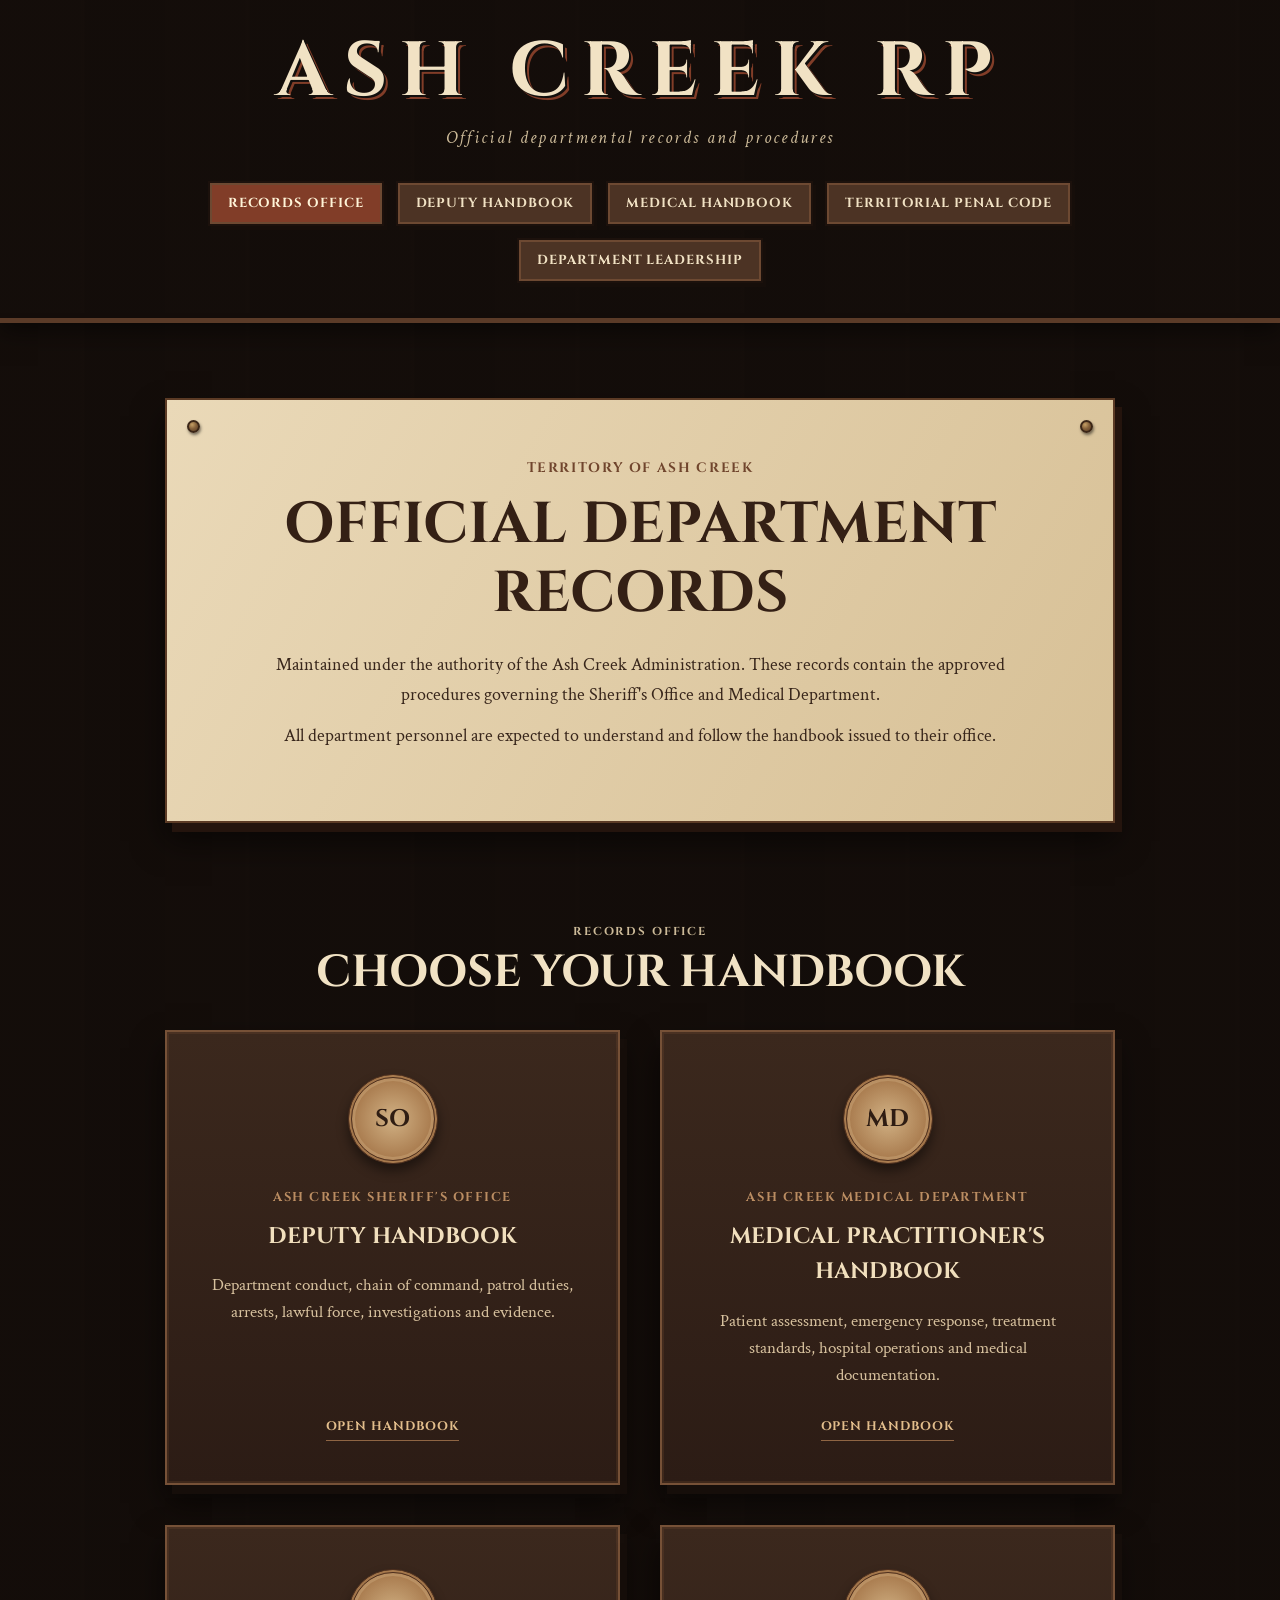
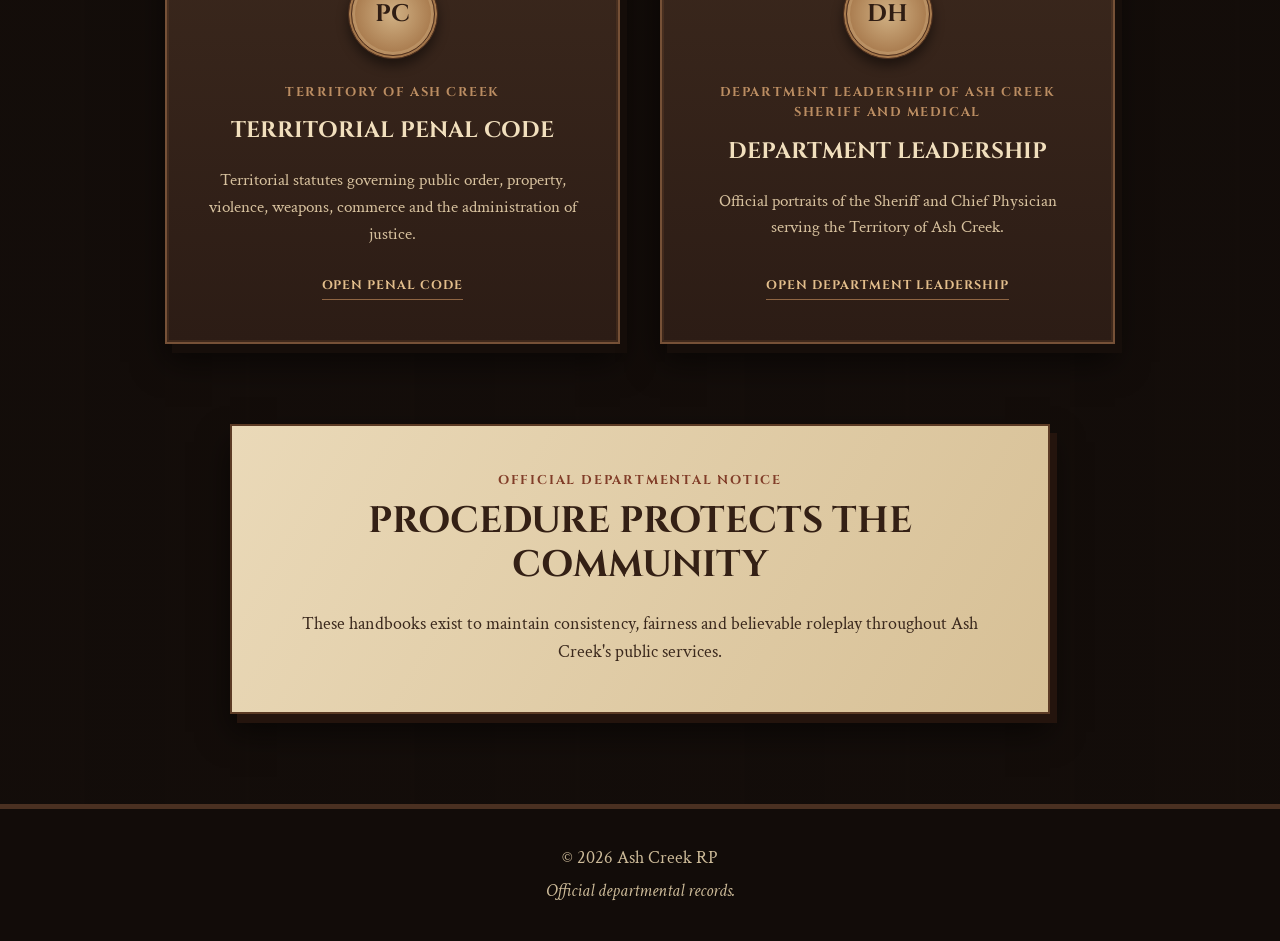
<file: index.html>
<!DOCTYPE html>
<html lang="en">
<head>
  <meta charset="UTF-8">
  <meta name="viewport" content="width=device-width, initial-scale=1.0">
  <meta name="description" content="Official departmental records for Ash Creek RP.">
  <title>Official Department Records | Ash Creek RP</title>
  <link rel="preconnect" href="https://fonts.googleapis.com">
  <link rel="preconnect" href="https://fonts.gstatic.com" crossorigin>
  <link href="https://fonts.googleapis.com/css2?family=Cinzel:wght@500;600;700&family=Crimson+Text:ital,wght@0,400;0,600;1,400&display=swap" rel="stylesheet">
  <link rel="stylesheet" href="style.css">
</head>
<body>
<header class="site-header">
  <div class="logo">
    <h1>Ash Creek RP</h1>
    <p>Official departmental records and procedures</p>
  </div>
  <nav aria-label="Main navigation">
    <a href="index.html" class="active">Records Office</a>
    <a href="law.html">Deputy Handbook</a>
    <a href="doctors.html">Medical Handbook</a>
    <a href="penalcode.html">Territorial Penal Code</a>
    <a href="leadership.html">Department Leadership</a>
  </nav>
</header>

<main class="archive-page">
  <section class="archive-intro">
    <div class="parchment-panel pinned-panel">
      <span class="paper-pin paper-pin-left" aria-hidden="true"></span>
      <span class="paper-pin paper-pin-right" aria-hidden="true"></span>
      <p class="eyebrow">Territory of Ash Creek</p>
      <h2>Official Department Records</h2>
      <p>Maintained under the authority of the Ash Creek Administration. These records contain the approved procedures governing the Sheriff's Office and Medical Department.</p>
      <p>All department personnel are expected to understand and follow the handbook issued to their office.</p>
    </div>
  </section>

  <section class="department-directory">
    <div class="section-heading">
      <p>Records Office</p>
      <h2>Choose Your Handbook</h2>
    </div>

    <div class="department-grid">
      <article class="department-board">
        <div class="department-seal" aria-hidden="true">SO</div>
        <p class="department-label">Ash Creek Sheriff's Office</p>
        <h3>Deputy Handbook</h3>
        <p>Department conduct, chain of command, patrol duties, arrests, lawful force, investigations and evidence.</p>
        <a href="law.html" class="text-link">Open Handbook</a>
      </article>

      <article class="department-board">
        <div class="department-seal" aria-hidden="true">MD</div>
        <p class="department-label">Ash Creek Medical Department</p>
        <h3>Medical Practitioner's Handbook</h3>
        <p>Patient assessment, emergency response, treatment standards, hospital operations and medical documentation.</p>
        <a href="doctors.html" class="text-link">Open Handbook</a>
      </article>
    
      <article class="department-board">
        <div class="department-seal" aria-hidden="true">PC</div>
        <p class="department-label">
        Territory of Ash Creek
        </p>
        <h3>Territorial Penal Code</h3>
        <p>Territorial statutes governing public order, property, violence,
        weapons, commerce and the administration of justice.</p>
        <a href="penalcode.html" class="text-link">Open Penal Code</a>
      </article>
      
      <article class="department-board">
        <div class="department-seal" aria-hidden="true">DH</div>
        <p class="department-label">
        Department Leadership of Ash Creek Sheriff and Medical
        </p>
        <h3>Department Leadership</h3>
        <p>Official portraits of the Sheriff and Chief Physician serving the Territory
          of Ash Creek.</p>
        <a href="penalcode.html" class="text-link">Open Department Leadership</a>
      </article>
    
    </div>
  </section>

  <section class="official-notice">
    <div class="notice-paper">
      <p class="notice-label">Official Departmental Notice</p>
      <h2>Procedure Protects the Community</h2>
      <p>These handbooks exist to maintain consistency, fairness and believable roleplay throughout Ash Creek's public services.</p>
    </div>
  </section>
</main>

<footer>
  <p>&copy; 2026 Ash Creek RP</p>
  <p>Official departmental records.</p>
</footer>
</body>
</html>
</file>
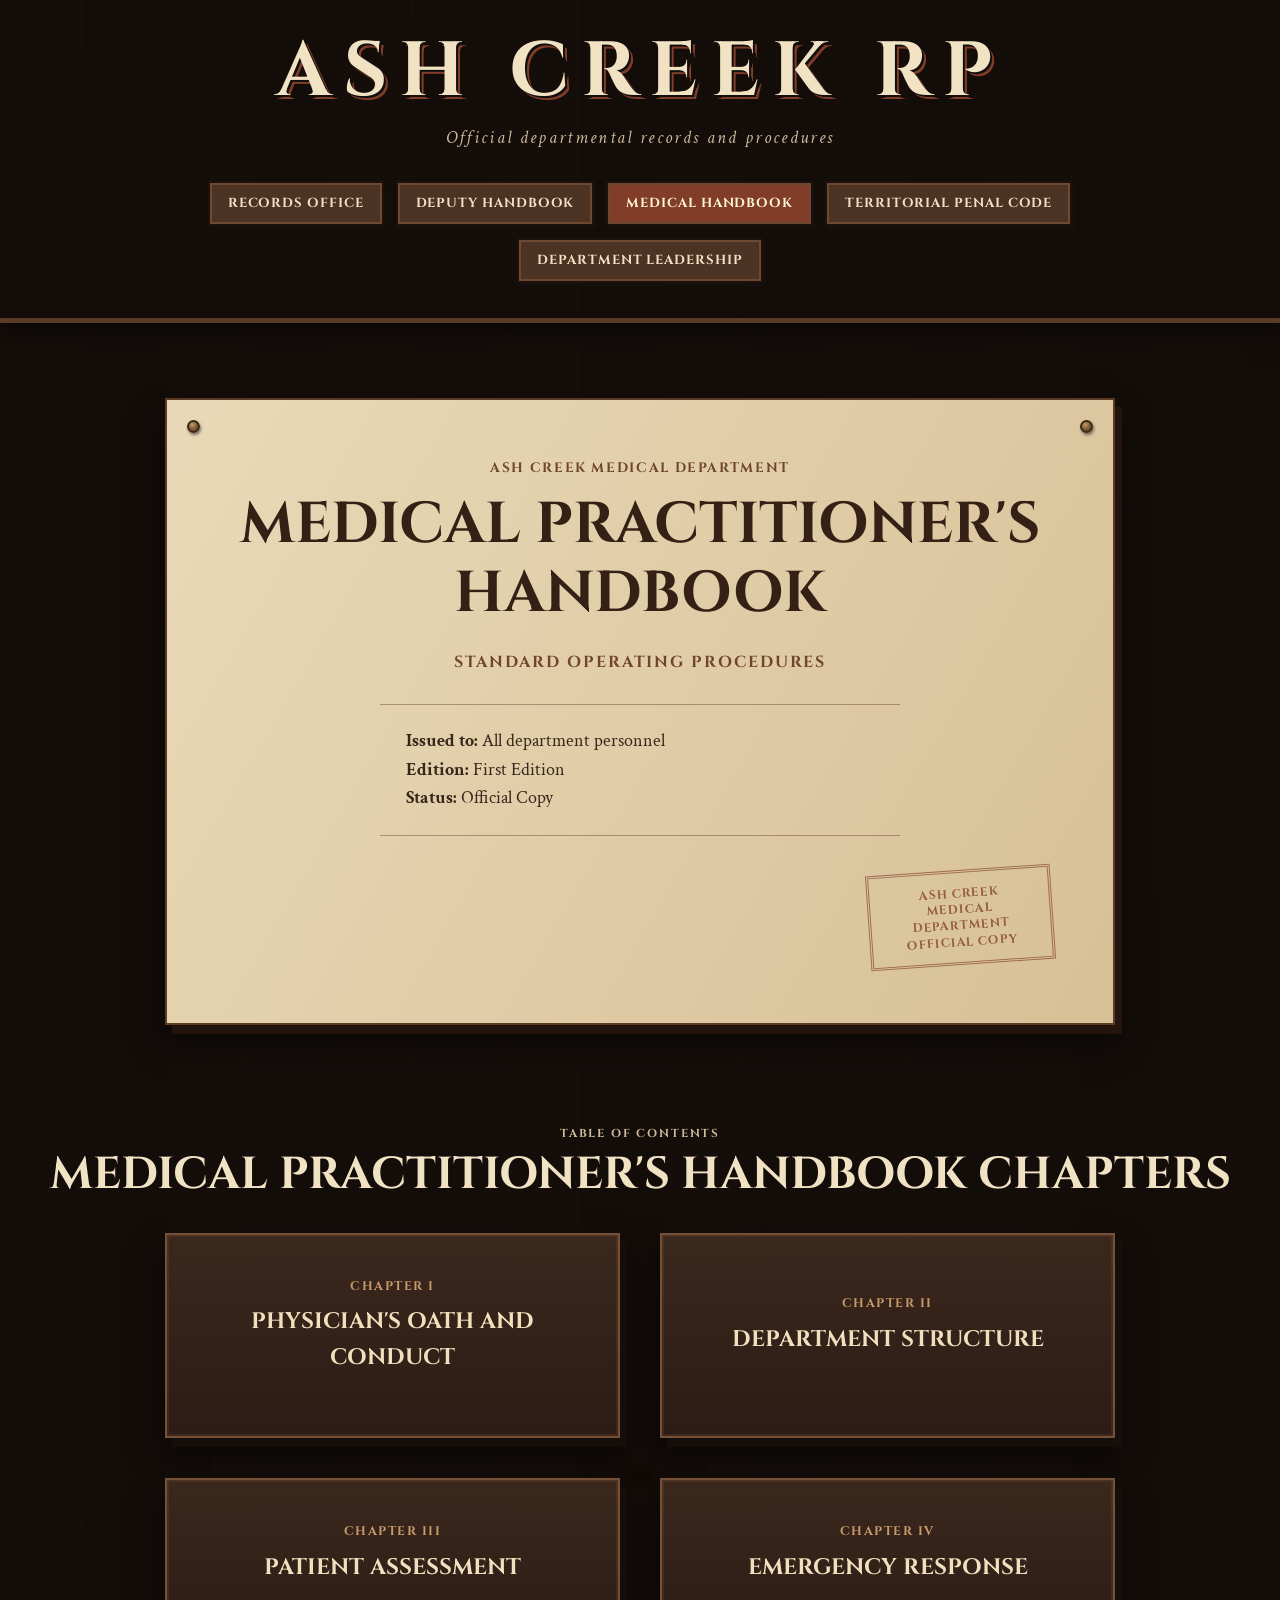
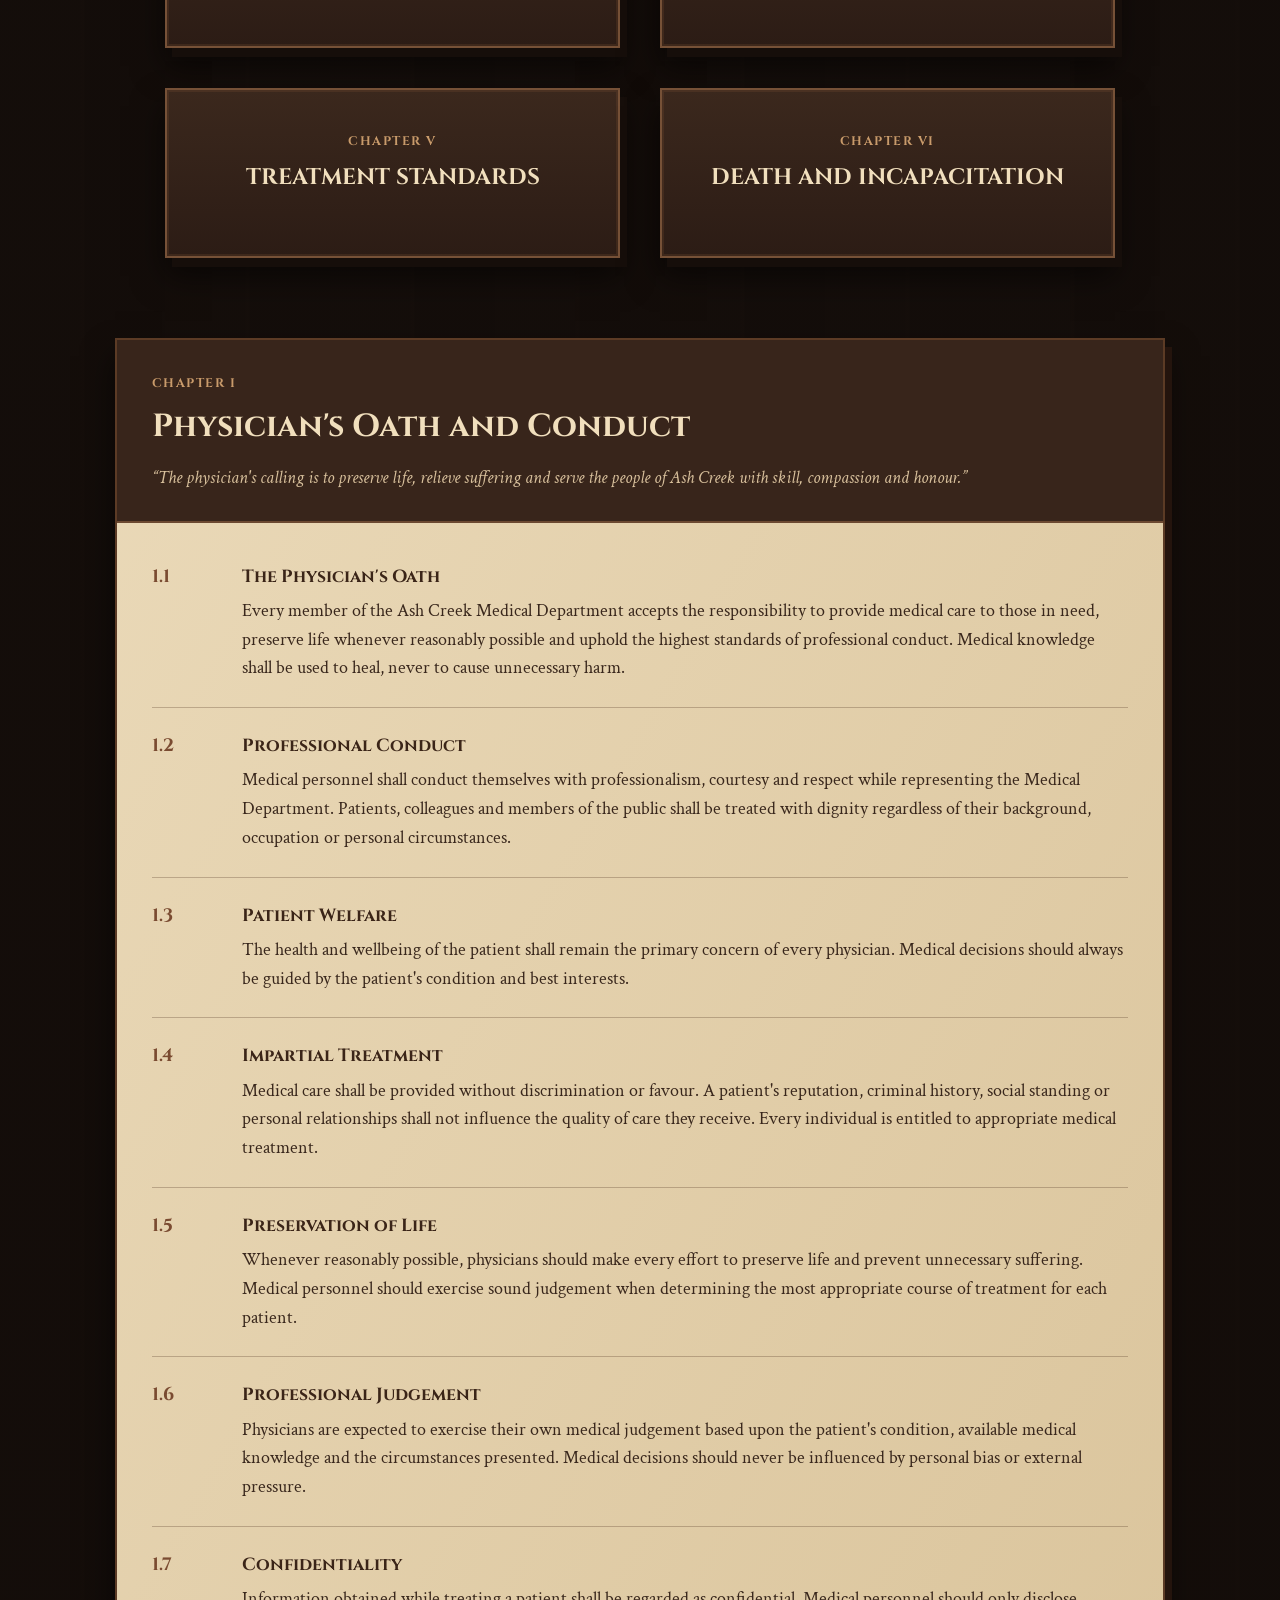
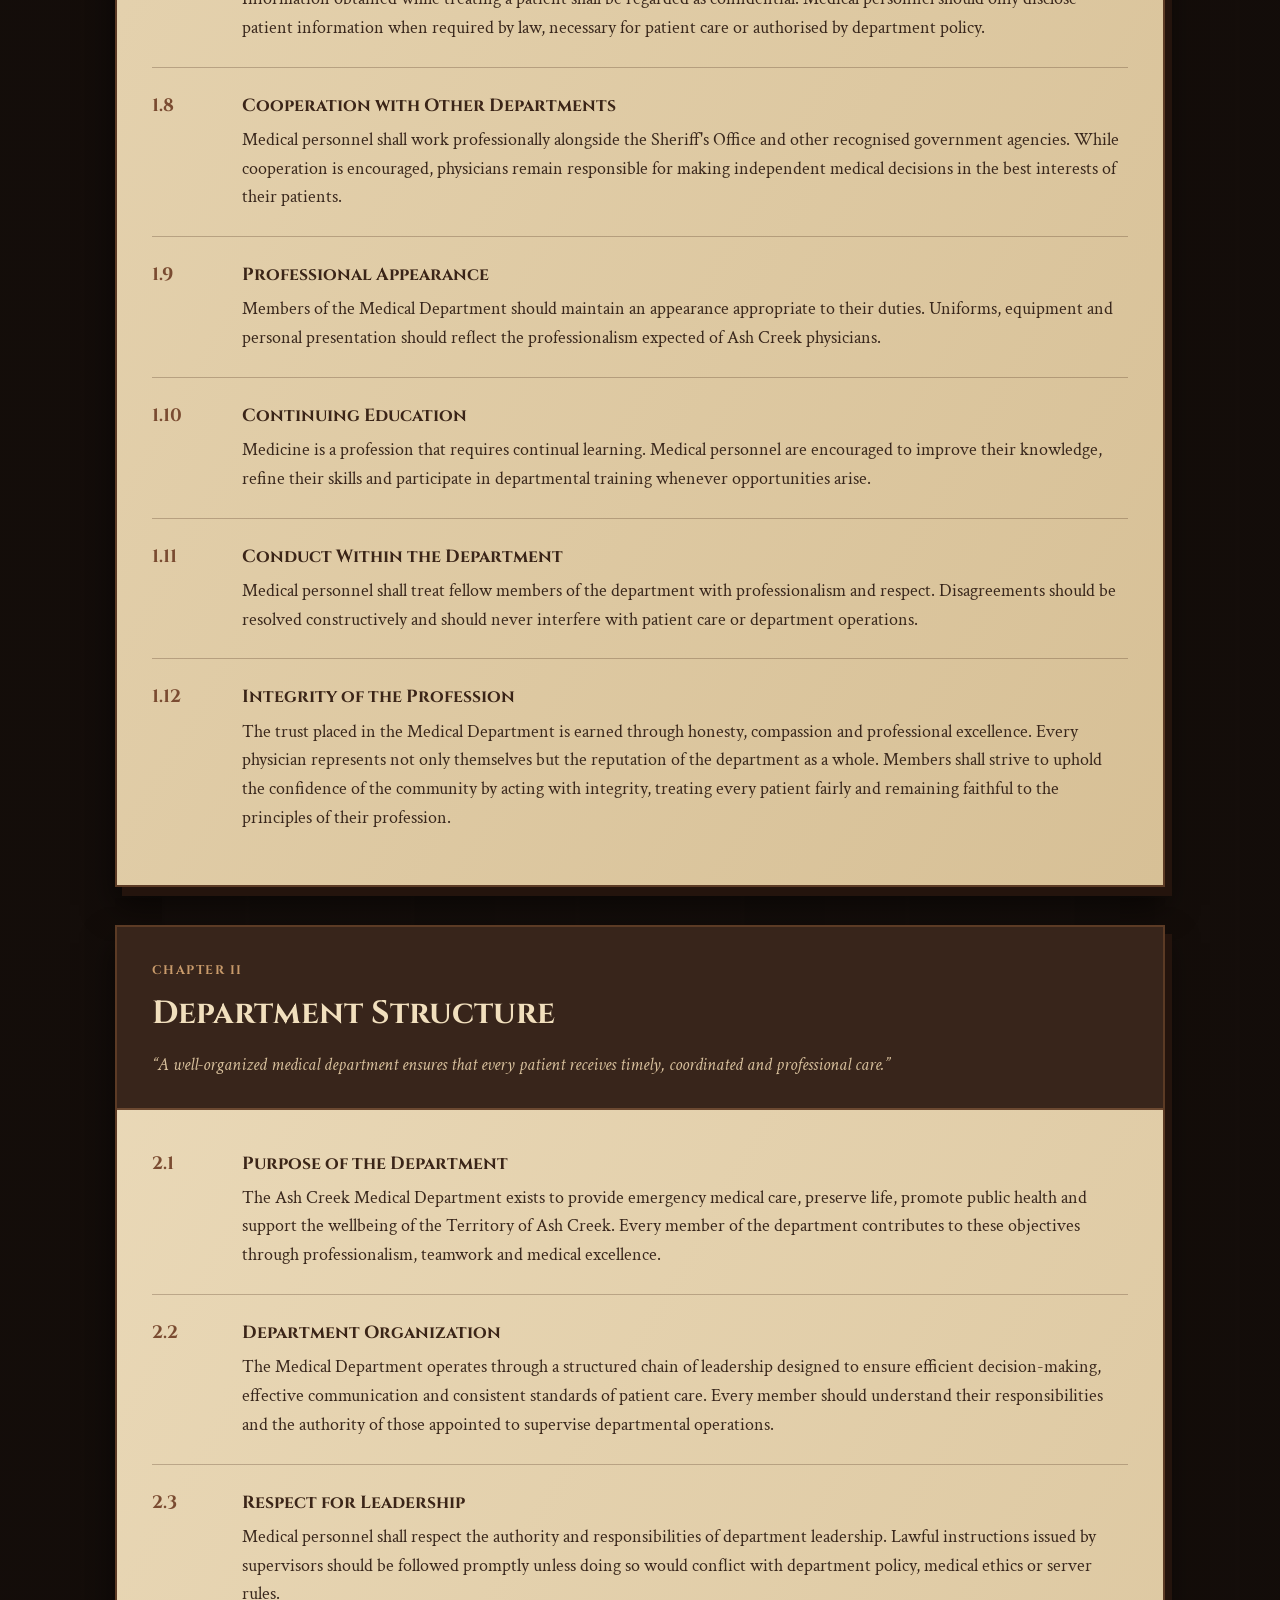
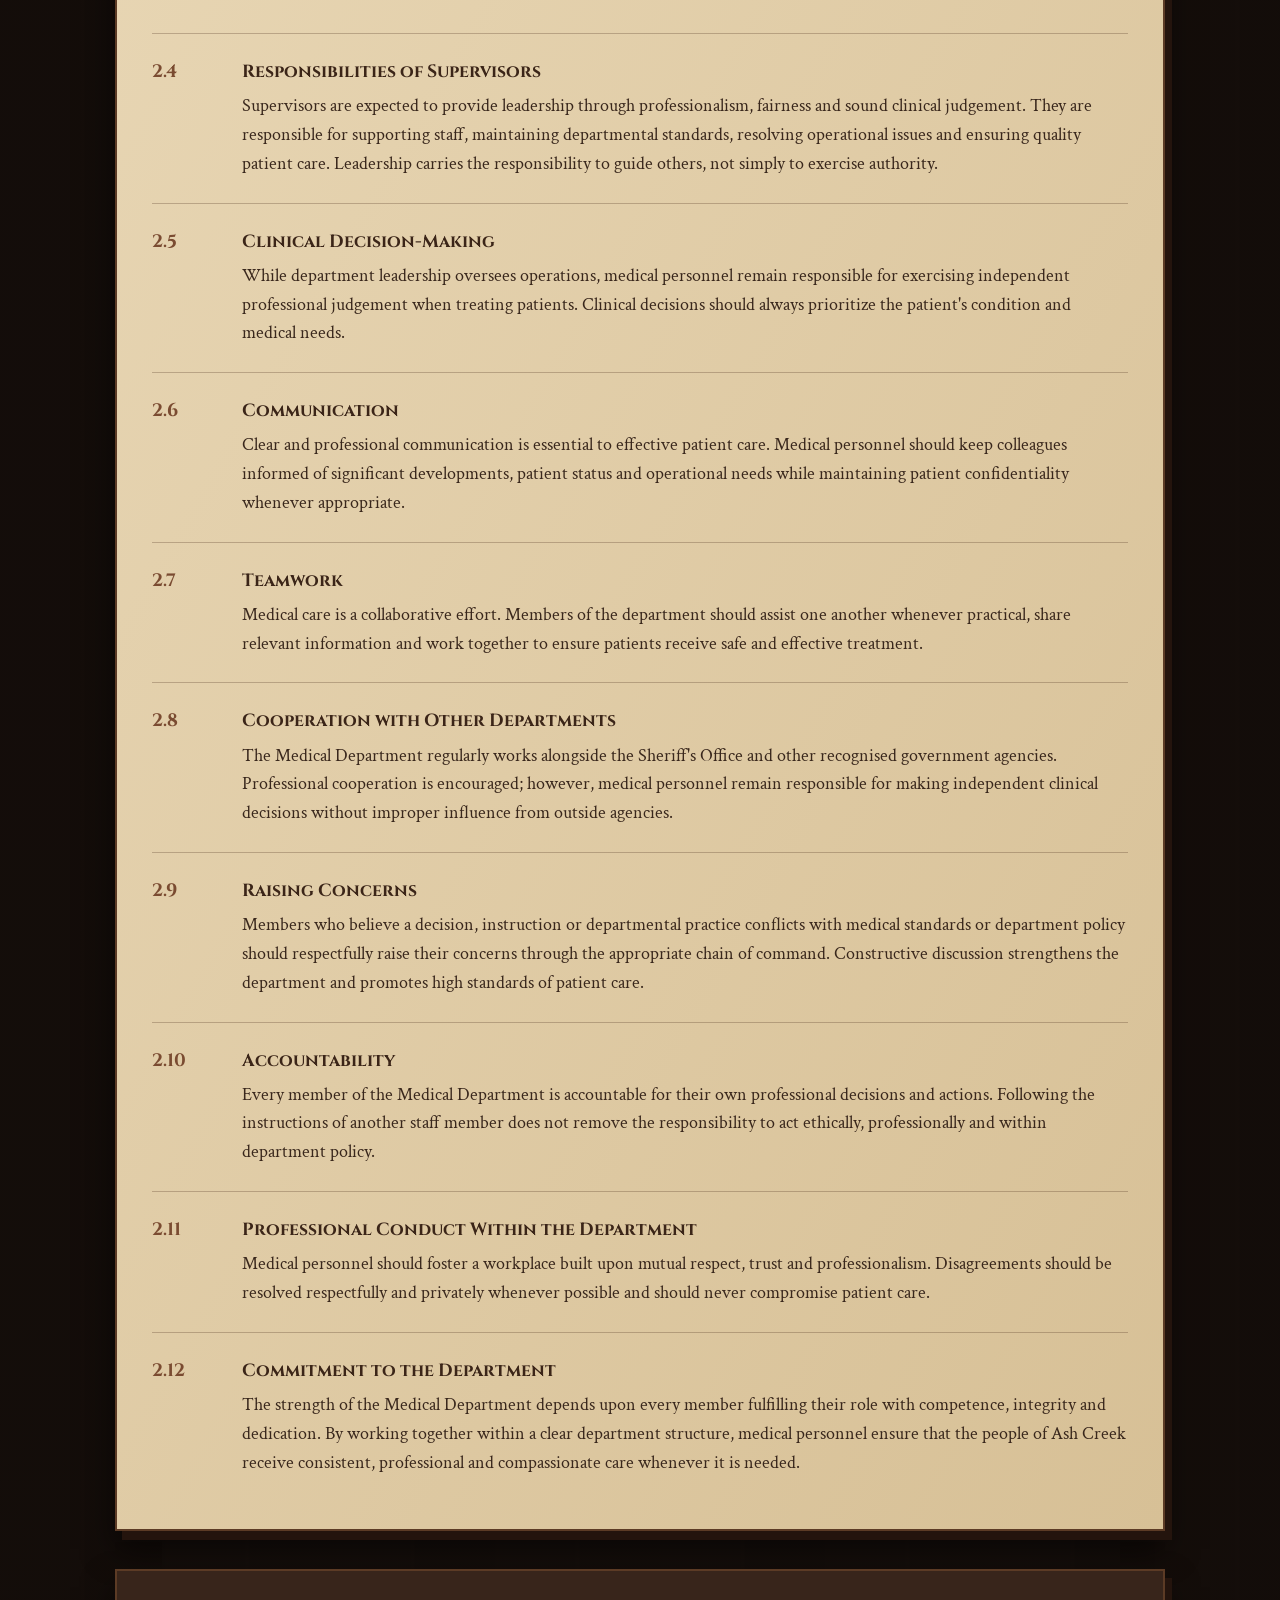
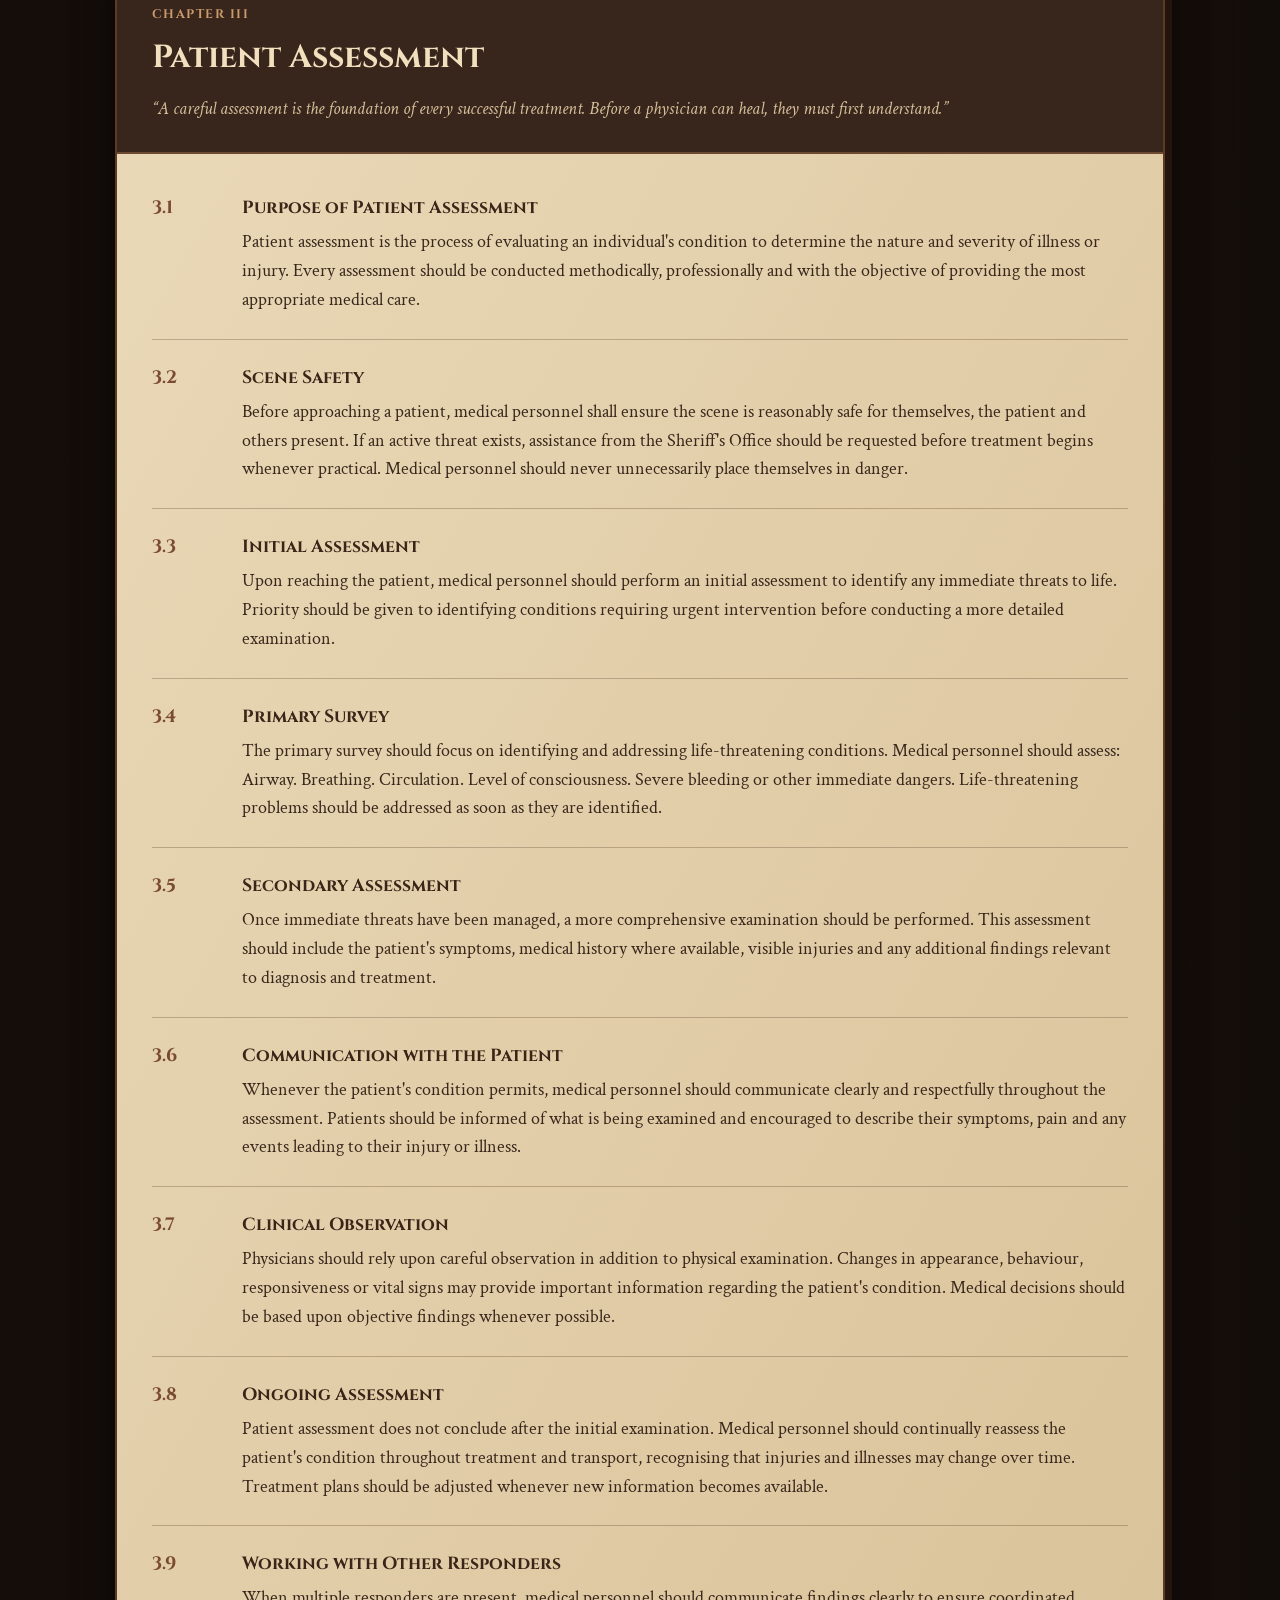
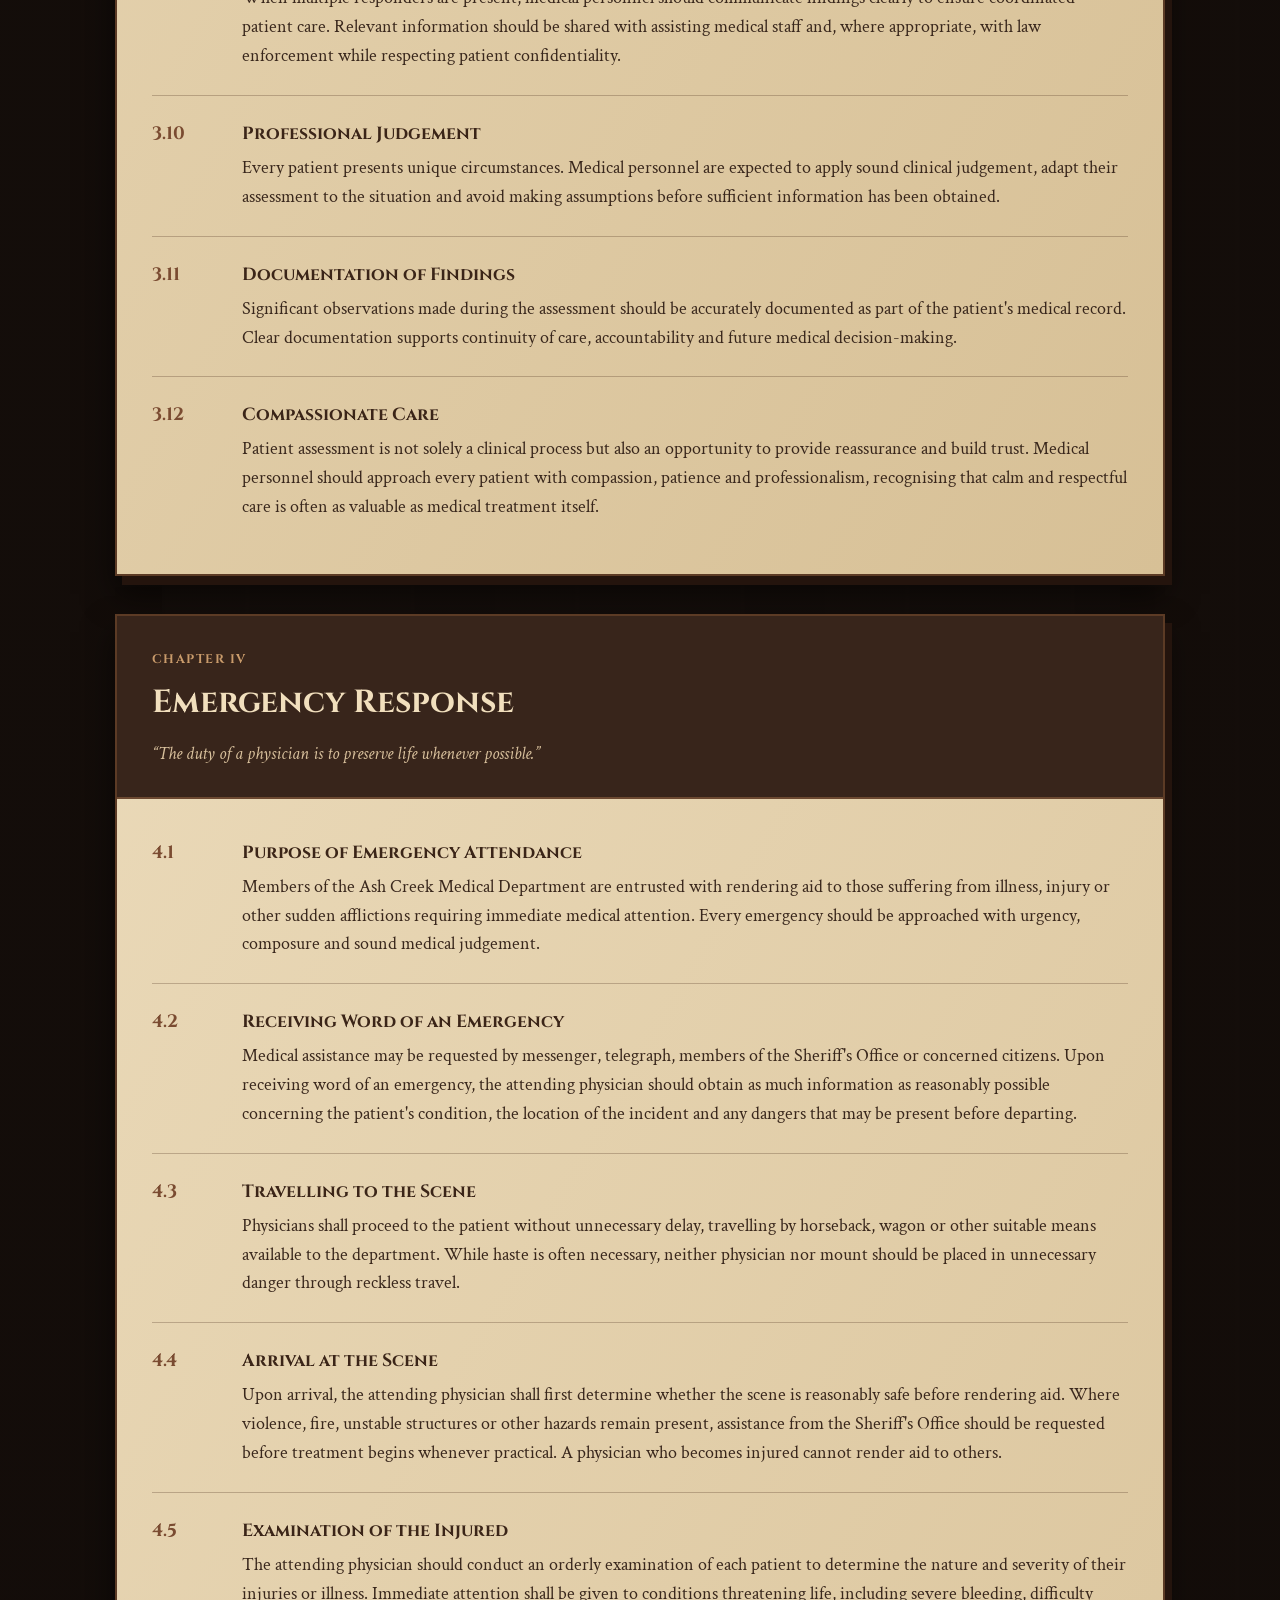
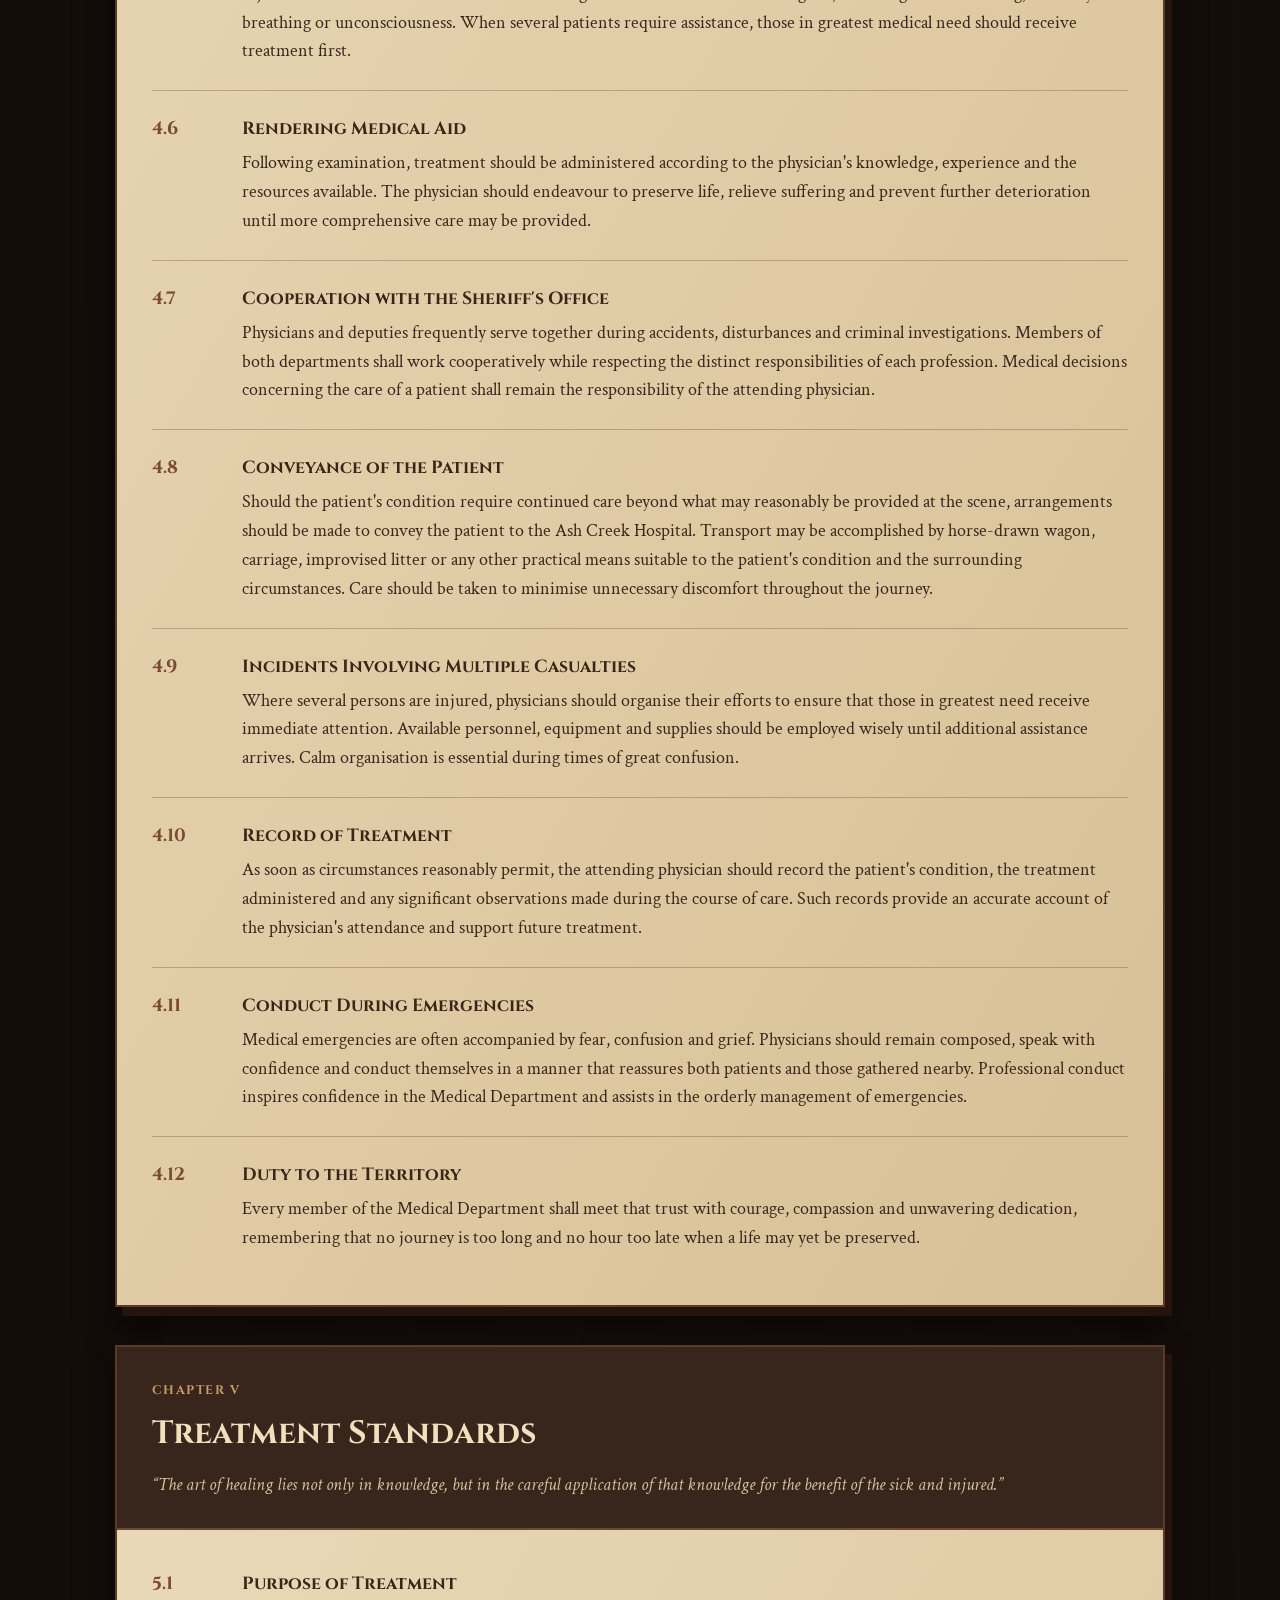
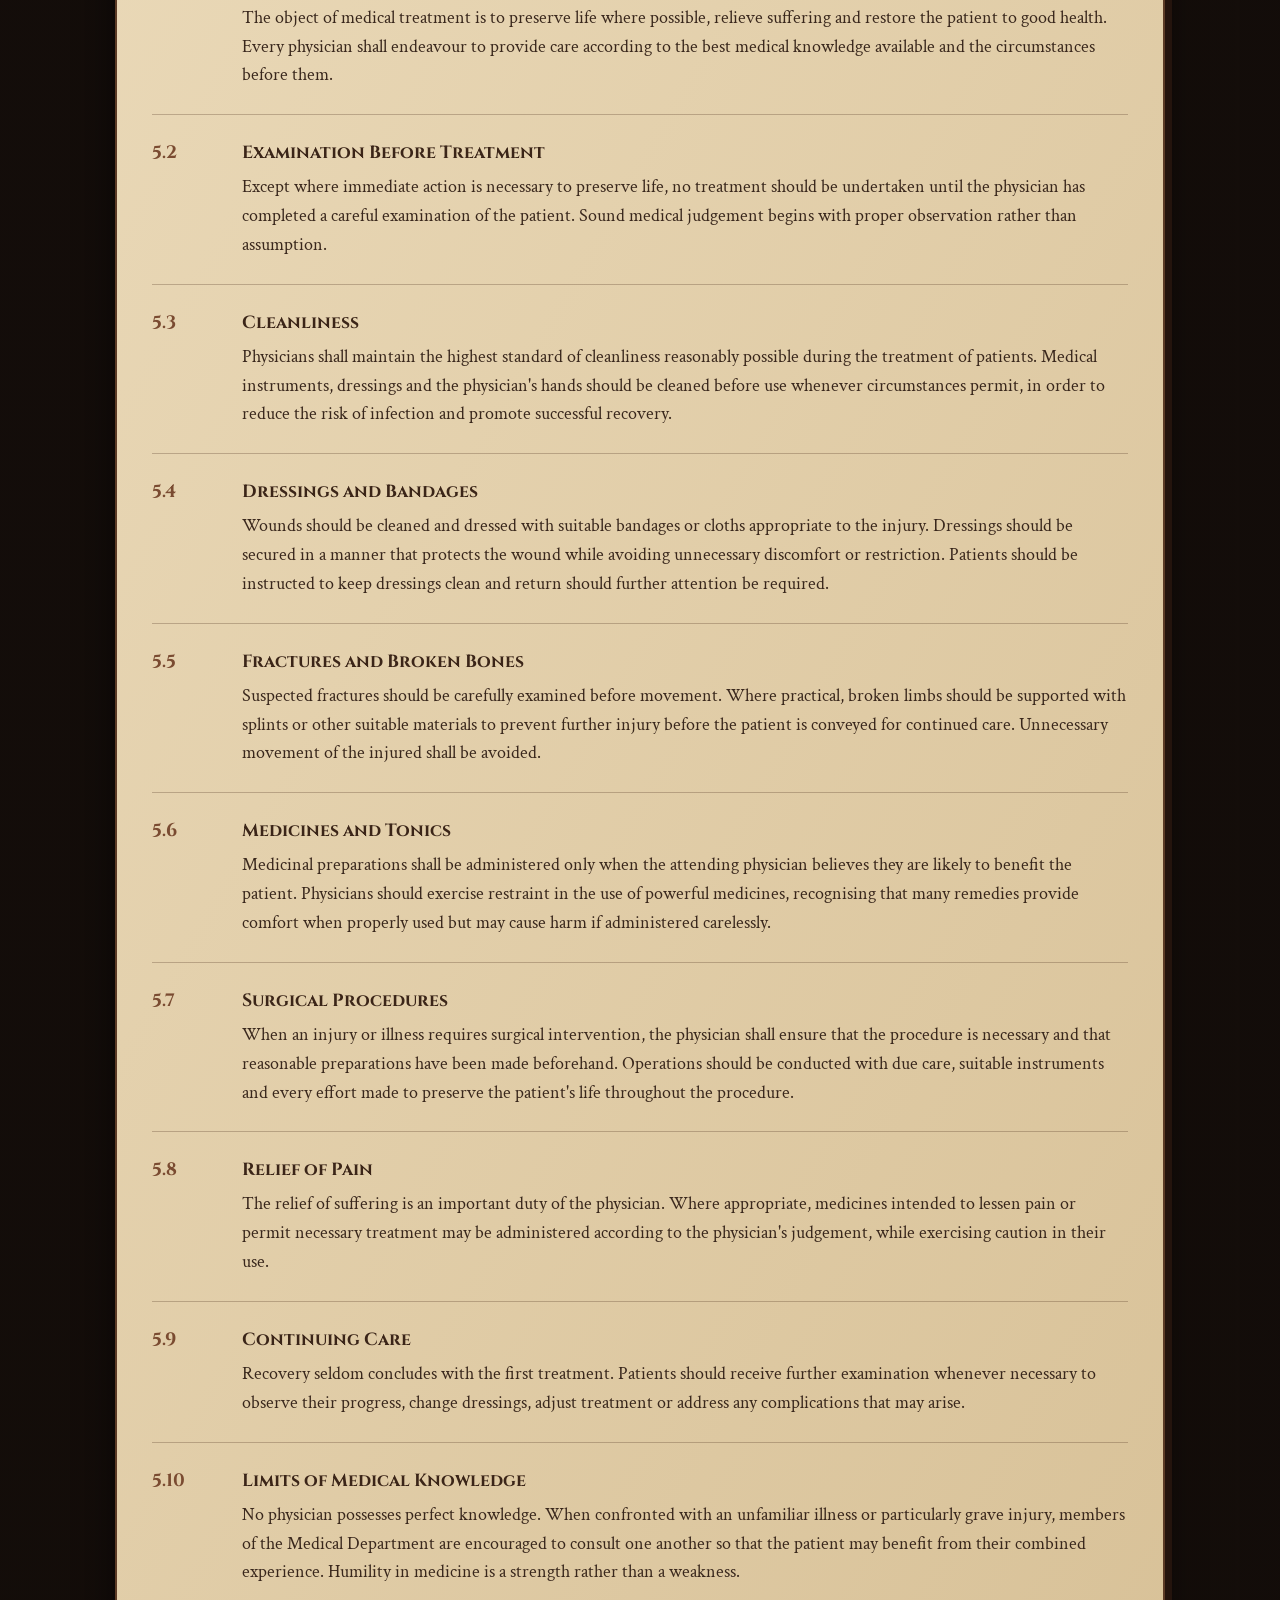
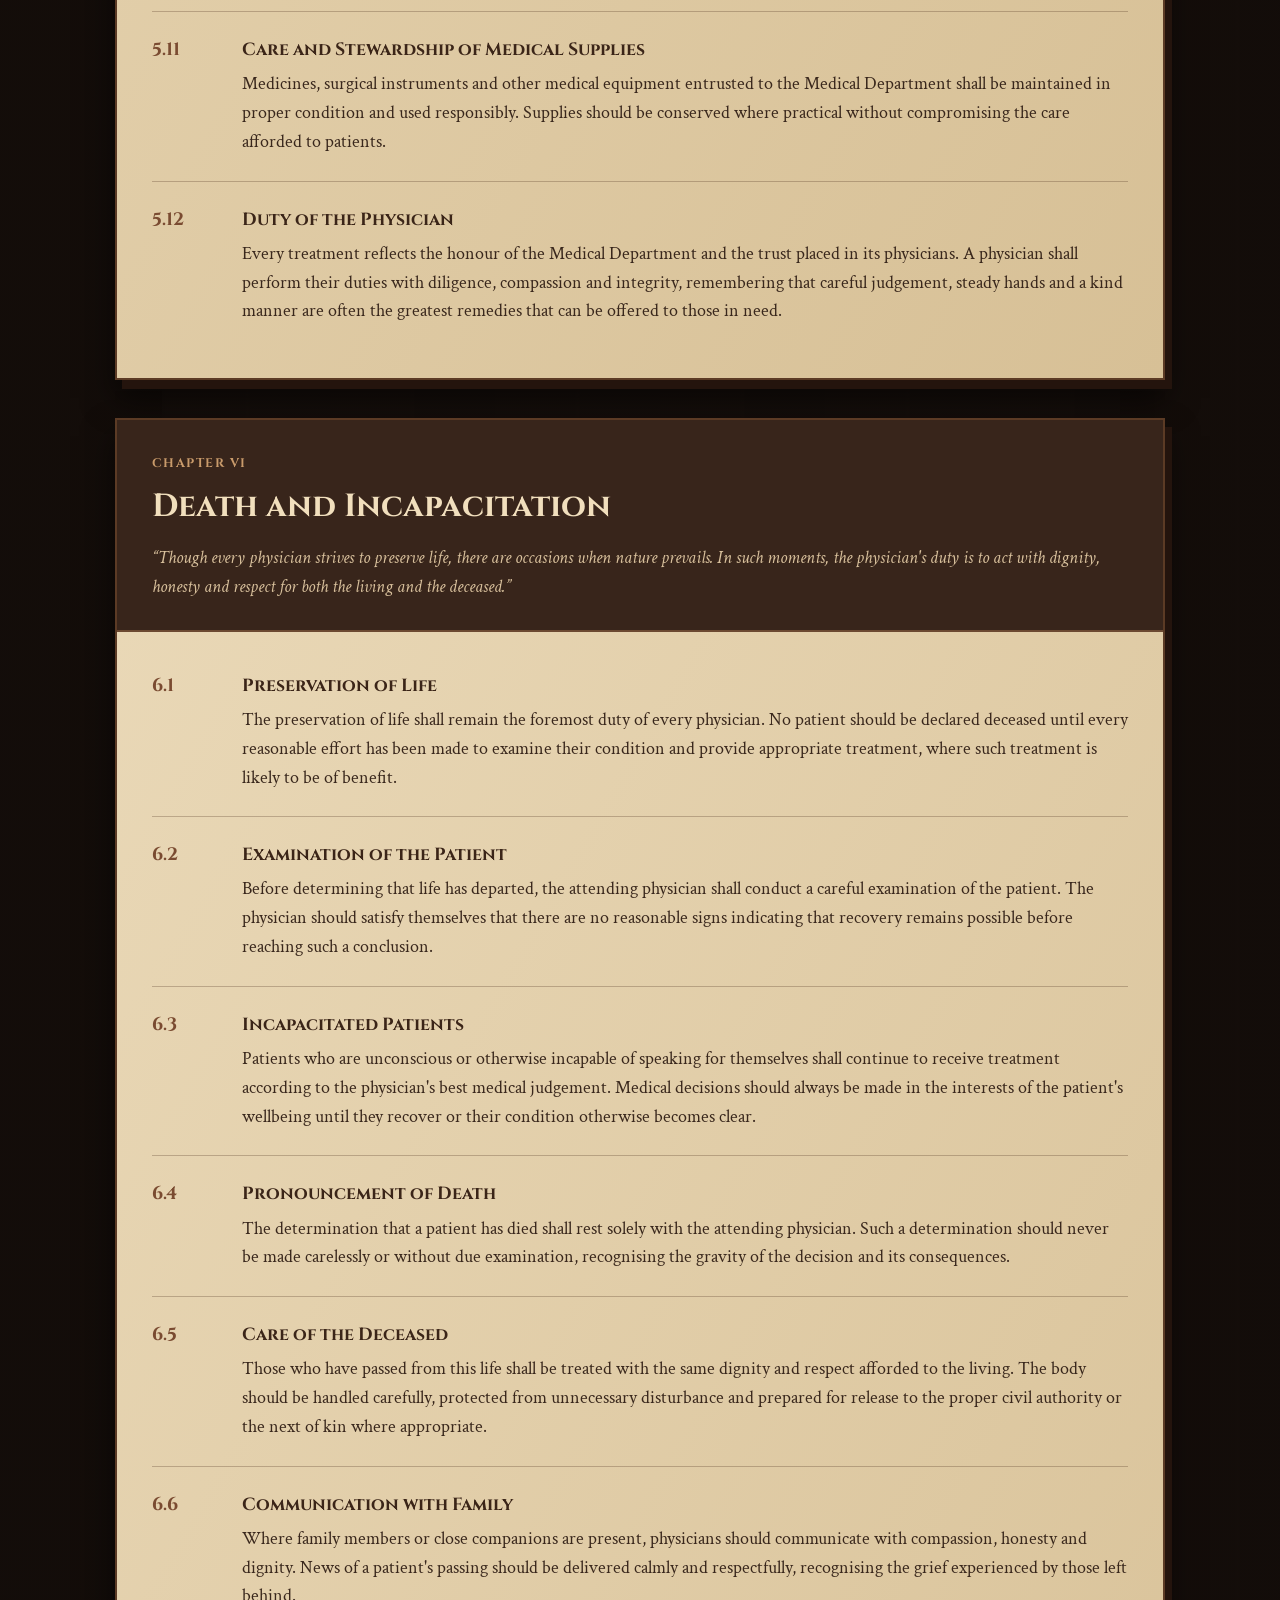
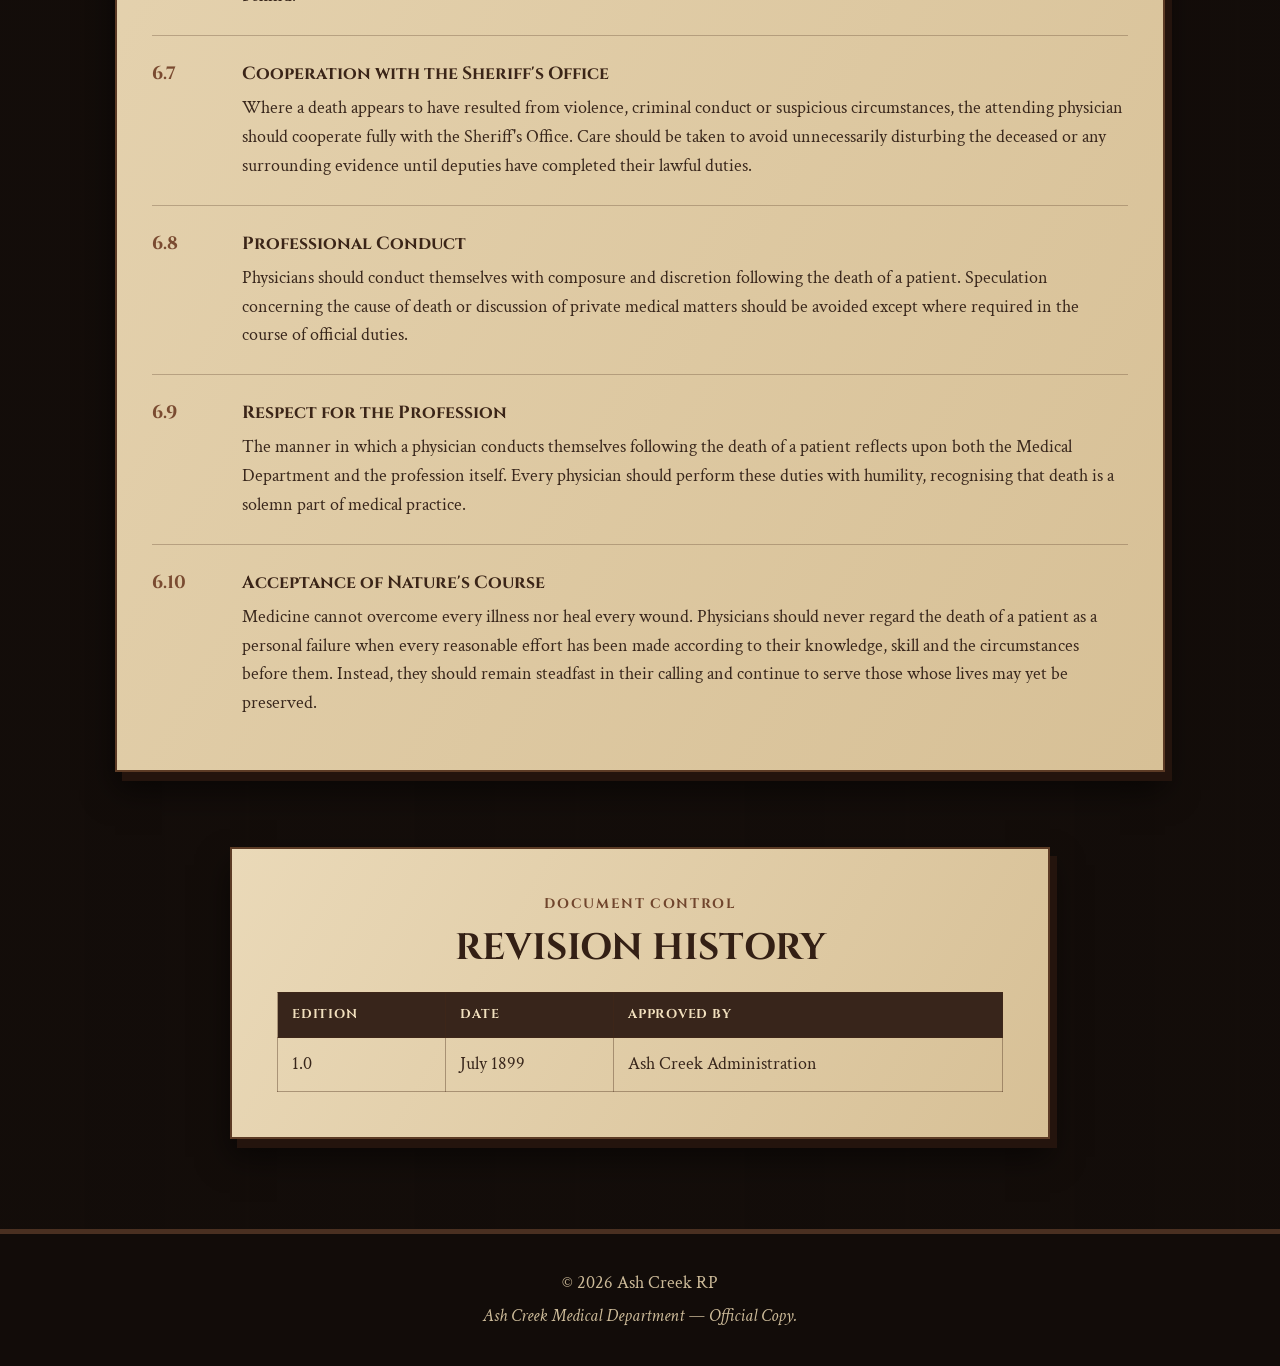
<file: doctors.html>
<!DOCTYPE html>
<html lang="en">
<head>
  <meta charset="UTF-8">
  <meta name="viewport" content="width=device-width, initial-scale=1.0">
  <meta name="description" content="Official Medical Practitioner's Handbook for Ash Creek RP.">
  <title>Medical Practitioner's Handbook | Ash Creek RP</title>
  <link rel="preconnect" href="https://fonts.googleapis.com">
  <link rel="preconnect" href="https://fonts.gstatic.com" crossorigin>
  <link href="https://fonts.googleapis.com/css2?family=Cinzel:wght@500;600;700&family=Crimson+Text:ital,wght@0,400;0,600;1,400&display=swap" rel="stylesheet">
  <link rel="stylesheet" href="style.css">
</head>
<body>
<header class="site-header">
  <div class="logo"><h1>Ash Creek RP</h1><p>Official departmental records and procedures</p></div>
  <nav aria-label="Main navigation">
    <a href="index.html">Records Office</a>
    <a href="law.html">Deputy Handbook</a>
    <a href="doctors.html" class="active">Medical Handbook</a>
    <a href="penalcode.html">Territorial Penal Code</a>
    <a href="leadership.html">Department Leadership</a>
  </nav>
</header>

<main class="handbook-page">
  <section class="handbook-intro">
    <div class="parchment-panel handbook-cover pinned-panel">
      <span class="paper-pin paper-pin-left" aria-hidden="true"></span>
      <span class="paper-pin paper-pin-right" aria-hidden="true"></span>
      <p class="eyebrow">Ash Creek Medical Department</p>
      <h2>Medical Practitioner's Handbook</h2>
      <p class="handbook-subtitle">Standard Operating Procedures</p>
      <div class="document-details">
        <p><strong>Issued to:</strong> All department personnel</p>
        <p><strong>Edition:</strong> First Edition</p>
        <p><strong>Status:</strong> Official Copy</p>
      </div>
      <div class="official-stamp">Ash Creek<br>Medical Department<br>Official Copy</div>
    </div>
  </section>

  <section class="chapter-directory">
    <div class="section-heading"><p>Table of Contents</p><h2>Medical Practitioner's Handbook Chapters</h2></div>
    <div class="chapter-grid">
      <a href="#chapter-1" class="chapter-board"><span>Chapter I</span><h3>Physician's Oath and Conduct</h3></a>
      <a href="#chapter-2" class="chapter-board"><span>Chapter II</span><h3>Department Structure</h3></a>
      <a href="#chapter-3" class="chapter-board"><span>Chapter III</span><h3>Patient Assessment</h3></a>
      <a href="#chapter-4" class="chapter-board"><span>Chapter IV</span><h3>Emergency Response</h3></a>
      <a href="#chapter-5" class="chapter-board"><span>Chapter V</span><h3>Treatment Standards</h3></a>
      <a href="#chapter-6" class="chapter-board"><span>Chapter VI</span><h3>Death and Incapacitation</h3></a>
    </div>
  </section>

  <section class="handbook-content">
    <article class="handbook-chapter" id="chapter-1">
      <header class="chapter-heading"><span>Chapter I</span><h2>Physician's Oath and Conduct</h2><blockquote>“The physician's calling is to preserve life, relieve suffering and serve the people of Ash Creek with skill, compassion and honour.”</blockquote></header>
      <div class="procedure-list">
        <div class="procedure-entry">
          <span class="procedure-number">1.1</span>
          <div><h3>The Physician's Oath</h3><p>Every member of the Ash Creek Medical Department accepts the responsibility to provide medical care to those in need, preserve life whenever reasonably possible and uphold the highest standards of professional conduct.

                    Medical knowledge shall be used to heal, never to cause unnecessary harm.</p></div>
        </div>
        <div class="procedure-entry">
          <span class="procedure-number">1.2</span>
          <div><h3>Professional Conduct</h3><p>Medical personnel shall conduct themselves with professionalism, courtesy and respect while representing the Medical Department.

                    Patients, colleagues and members of the public shall be treated with dignity regardless of their background, occupation or personal circumstances.</p></div>
        </div>
        <div class="procedure-entry">
          <span class="procedure-number">1.3</span>
          <div><h3>Patient Welfare</h3><p>The health and wellbeing of the patient shall remain the primary concern of every physician.

                    Medical decisions should always be guided by the patient's condition and best interests.</p></div>
        </div>
        <div class="procedure-entry">
          <span class="procedure-number">1.4</span>
          <div><h3>Impartial Treatment</h3><p>Medical care shall be provided without discrimination or favour.

                    A patient's reputation, criminal history, social standing or personal relationships shall not influence the quality of care they receive.

                    Every individual is entitled to appropriate medical treatment.</p></div>
        </div>
        <div class="procedure-entry">
          <span class="procedure-number">1.5</span>
          <div><h3>Preservation of Life</h3><p>Whenever reasonably possible, physicians should make every effort to preserve life and prevent unnecessary suffering.

                    Medical personnel should exercise sound judgement when determining the most appropriate course of treatment for each patient.</p></div>
        </div>
        <div class="procedure-entry">
          <span class="procedure-number">1.6</span>
          <div><h3>Professional Judgement</h3><p>Physicians are expected to exercise their own medical judgement based upon the patient's condition, available medical knowledge and the circumstances presented.

                    Medical decisions should never be influenced by personal bias or external pressure.</p></div>
        </div>
        <div class="procedure-entry">
          <span class="procedure-number">1.7</span>
          <div><h3>Confidentiality</h3><p>Information obtained while treating a patient shall be regarded as confidential.

                    Medical personnel should only disclose patient information when required by law, necessary for patient care or authorised by department policy.</p></div>
        </div>
        <div class="procedure-entry">
          <span class="procedure-number">1.8</span>
          <div><h3>Cooperation with Other Departments</h3><p>Medical personnel shall work professionally alongside the Sheriff's Office and other recognised government agencies.

                    While cooperation is encouraged, physicians remain responsible for making independent medical decisions in the best interests of their patients.</p></div>
        </div>
        <div class="procedure-entry">
          <span class="procedure-number">1.9</span>
          <div><h3>Professional Appearance</h3><p>Members of the Medical Department should maintain an appearance appropriate to their duties.

                    Uniforms, equipment and personal presentation should reflect the professionalism expected of Ash Creek physicians.</p></div>
        </div>
        <div class="procedure-entry">
          <span class="procedure-number">1.10</span>
          <div><h3>Continuing Education</h3><p>Medicine is a profession that requires continual learning.

                    Medical personnel are encouraged to improve their knowledge, refine their skills and participate in departmental training whenever opportunities arise.</p></div>
        </div>
        <div class="procedure-entry">
          <span class="procedure-number">1.11</span>
          <div><h3>Conduct Within the Department</h3><p>Medical personnel shall treat fellow members of the department with professionalism and respect.

                    Disagreements should be resolved constructively and should never interfere with patient care or department operations.</p></div>
        </div>
        <div class="procedure-entry">
          <span class="procedure-number">1.12</span>
          <div><h3>Integrity of the Profession</h3><p>The trust placed in the Medical Department is earned through honesty, compassion and professional excellence.

                    Every physician represents not only themselves but the reputation of the department as a whole. Members shall strive to uphold the confidence of the community by acting with integrity, treating every patient fairly and remaining faithful to the principles of their profession.</p></div>
        </div>
      </div>
    </article>
    <article class="handbook-chapter" id="chapter-2">
      <header class="chapter-heading"><span>Chapter II</span><h2>Department Structure</h2><blockquote>“A well-organized medical department ensures that every patient receives timely, coordinated and professional care.”</blockquote></header>
      <div class="procedure-list">
        <div class="procedure-entry">
          <span class="procedure-number">2.1</span>
          <div><h3>Purpose of the Department</h3><p>The Ash Creek Medical Department exists to provide emergency medical care, preserve life, promote public health and support the wellbeing of the Territory of Ash Creek.

                    Every member of the department contributes to these objectives through professionalism, teamwork and medical excellence.</p></div>
        </div>
        <div class="procedure-entry">
          <span class="procedure-number">2.2</span>
          <div><h3>Department Organization</h3><p>The Medical Department operates through a structured chain of leadership designed to ensure efficient decision-making, effective communication and consistent standards of patient care.

                    Every member should understand their responsibilities and the authority of those appointed to supervise departmental operations.</p></div>
        </div>
        <div class="procedure-entry">
          <span class="procedure-number">2.3</span>
          <div><h3>Respect for Leadership</h3><p>Medical personnel shall respect the authority and responsibilities of department leadership.

                    Lawful instructions issued by supervisors should be followed promptly unless doing so would conflict with department policy, medical ethics or server rules.</p></div>
        </div>
        <div class="procedure-entry">
          <span class="procedure-number">2.4</span>
          <div><h3>Responsibilities of Supervisors</h3><p>Supervisors are expected to provide leadership through professionalism, fairness and sound clinical judgement.

                    They are responsible for supporting staff, maintaining departmental standards, resolving operational issues and ensuring quality patient care.

                    Leadership carries the responsibility to guide others, not simply to exercise authority.</p></div>
        </div>
        <div class="procedure-entry">
          <span class="procedure-number">2.5</span>
          <div><h3>Clinical Decision-Making</h3><p>While department leadership oversees operations, medical personnel remain responsible for exercising independent professional judgement when treating patients.

                    Clinical decisions should always prioritize the patient's condition and medical needs.</p></div>
        </div>
        <div class="procedure-entry">
          <span class="procedure-number">2.6</span>
          <div><h3>Communication</h3><p>Clear and professional communication is essential to effective patient care.

                    Medical personnel should keep colleagues informed of significant developments, patient status and operational needs while maintaining patient confidentiality whenever appropriate.</p></div>
        </div>
        <div class="procedure-entry">
          <span class="procedure-number">2.7</span>
          <div><h3>Teamwork</h3><p>Medical care is a collaborative effort.

                    Members of the department should assist one another whenever practical, share relevant information and work together to ensure patients receive safe and effective treatment.</p></div>
        </div>
        <div class="procedure-entry">
          <span class="procedure-number">2.8</span>
          <div><h3>Cooperation with Other Departments</h3><p>The Medical Department regularly works alongside the Sheriff's Office and other recognised government agencies.

                    Professional cooperation is encouraged; however, medical personnel remain responsible for making independent clinical decisions without improper influence from outside agencies.</p></div>
        </div>
        <div class="procedure-entry">
          <span class="procedure-number">2.9</span>
          <div><h3>Raising Concerns</h3><p>Members who believe a decision, instruction or departmental practice conflicts with medical standards or department policy should respectfully raise their concerns through the appropriate chain of command.

                    Constructive discussion strengthens the department and promotes high standards of patient care.</p></div>
        </div>
        <div class="procedure-entry">
          <span class="procedure-number">2.10</span>
          <div><h3>Accountability</h3><p>Every member of the Medical Department is accountable for their own professional decisions and actions.

                    Following the instructions of another staff member does not remove the responsibility to act ethically, professionally and within department policy.</p></div>
        </div>
        <div class="procedure-entry">
          <span class="procedure-number">2.11</span>
          <div><h3>Professional Conduct Within the Department</h3><p>Medical personnel should foster a workplace built upon mutual respect, trust and professionalism.

                    Disagreements should be resolved respectfully and privately whenever possible and should never compromise patient care.</p></div>
        </div>
        <div class="procedure-entry">
          <span class="procedure-number">2.12</span>
          <div><h3>Commitment to the Department</h3><p>The strength of the Medical Department depends upon every member fulfilling their role with competence, integrity and dedication.

                    By working together within a clear department structure, medical personnel ensure that the people of Ash Creek receive consistent, professional and compassionate care whenever it is needed.</p></div>
        </div>
      </div>
    </article>
    <article class="handbook-chapter" id="chapter-3">
      <header class="chapter-heading"><span>Chapter III</span><h2>Patient Assessment</h2><blockquote>“A careful assessment is the foundation of every successful treatment. Before a physician can heal, they must first understand.”</blockquote></header>
      <div class="procedure-list">
        <div class="procedure-entry">
          <span class="procedure-number">3.1</span>
          <div><h3>Purpose of Patient Assessment</h3><p>Patient assessment is the process of evaluating an individual's condition to determine the nature and severity of illness or injury.

                    Every assessment should be conducted methodically, professionally and with the objective of providing the most appropriate medical care.</p></div>
        </div>
        <div class="procedure-entry">
          <span class="procedure-number">3.2</span>
          <div><h3>Scene Safety</h3><p>Before approaching a patient, medical personnel shall ensure the scene is reasonably safe for themselves, the patient and others present.

                    If an active threat exists, assistance from the Sheriff's Office should be requested before treatment begins whenever practical.

                    Medical personnel should never unnecessarily place themselves in danger.</p></div>
        </div>
        <div class="procedure-entry">
          <span class="procedure-number">3.3</span>
          <div><h3>Initial Assessment</h3><p>Upon reaching the patient, medical personnel should perform an initial assessment to identify any immediate threats to life.

                    Priority should be given to identifying conditions requiring urgent intervention before conducting a more detailed examination.</p></div>
        </div>
        <div class="procedure-entry">
          <span class="procedure-number">3.4</span>
          <div><h3>Primary Survey</h3><p>The primary survey should focus on identifying and addressing life-threatening conditions.

                Medical personnel should assess:

                    Airway.
                    Breathing.
                    Circulation.
                    Level of consciousness.
                    Severe bleeding or other immediate dangers.

                Life-threatening problems should be addressed as soon as they are identified.</p></div>
        </div>
        <div class="procedure-entry">
          <span class="procedure-number">3.5</span>
          <div><h3>Secondary Assessment</h3><p>Once immediate threats have been managed, a more comprehensive examination should be performed.

                    This assessment should include the patient's symptoms, medical history where available, visible injuries and any additional findings relevant to diagnosis and treatment.</p></div>
        </div>
        <div class="procedure-entry">
          <span class="procedure-number">3.6</span>
          <div><h3>Communication with the Patient</h3><p>Whenever the patient's condition permits, medical personnel should communicate clearly and respectfully throughout the assessment.

                    Patients should be informed of what is being examined and encouraged to describe their symptoms, pain and any events leading to their injury or illness.</p></div>
        </div>
        <div class="procedure-entry">
          <span class="procedure-number">3.7</span>
          <div><h3>Clinical Observation</h3><p>Physicians should rely upon careful observation in addition to physical examination.

                      Changes in appearance, behaviour, responsiveness or vital signs may provide important information regarding the patient's condition.

                      Medical decisions should be based upon objective findings whenever possible.</p></div>
        </div>
        <div class="procedure-entry">
          <span class="procedure-number">3.8</span>
          <div><h3>Ongoing Assessment</h3><p>Patient assessment does not conclude after the initial examination.

                    Medical personnel should continually reassess the patient's condition throughout treatment and transport, recognising that injuries and illnesses may change over time.

                    Treatment plans should be adjusted whenever new information becomes available.</p></div>
        </div>
        <div class="procedure-entry">
          <span class="procedure-number">3.9</span>
          <div><h3>Working with Other Responders</h3><p>When multiple responders are present, medical personnel should communicate findings clearly to ensure coordinated patient care.

                    Relevant information should be shared with assisting medical staff and, where appropriate, with law enforcement while respecting patient confidentiality.</p></div>
        </div>
        <div class="procedure-entry">
          <span class="procedure-number">3.10</span>
          <div><h3>Professional Judgement</h3><p>Every patient presents unique circumstances.

                    Medical personnel are expected to apply sound clinical judgement, adapt their assessment to the situation and avoid making assumptions before sufficient information has been obtained.</p></div>
        </div>
        <div class="procedure-entry">
          <span class="procedure-number">3.11</span>
          <div><h3>Documentation of Findings</h3><p>Significant observations made during the assessment should be accurately documented as part of the patient's medical record.

                    Clear documentation supports continuity of care, accountability and future medical decision-making.</p></div>
        </div>
        <div class="procedure-entry">
          <span class="procedure-number">3.12</span>
          <div><h3>Compassionate Care</h3><p>Patient assessment is not solely a clinical process but also an opportunity to provide reassurance and build trust.

                    Medical personnel should approach every patient with compassion, patience and professionalism, recognising that calm and respectful care is often as valuable as medical treatment itself.</p></div>
        </div>
      </div>
    </article>
    <article class="handbook-chapter" id="chapter-4">
      <header class="chapter-heading"><span>Chapter IV</span><h2>Emergency Response</h2><blockquote>“The duty of a physician is to preserve life whenever possible.”</blockquote></header>
      <div class="procedure-list">
        <div class="procedure-entry">
          <span class="procedure-number">4.1</span>
          <div><h3>Purpose of Emergency Attendance</h3><p>Members of the Ash Creek Medical Department are entrusted with rendering aid to those suffering from illness, injury or other sudden afflictions requiring immediate medical attention.

                    Every emergency should be approached with urgency, composure and sound medical judgement.</p></div>
        </div>
        <div class="procedure-entry">
          <span class="procedure-number">4.2</span>
          <div><h3>Receiving Word of an Emergency</h3><p>Medical assistance may be requested by messenger, telegraph, members of the Sheriff's Office or concerned citizens.

                    Upon receiving word of an emergency, the attending physician should obtain as much information as reasonably possible concerning the patient's condition, the location of the incident and any dangers that may be present before departing.</p></div>
        </div>
        <div class="procedure-entry">
          <span class="procedure-number">4.3</span>
          <div><h3>Travelling to the Scene</h3><p>Physicians shall proceed to the patient without unnecessary delay, travelling by horseback, wagon or other suitable means available to the department.

                    While haste is often necessary, neither physician nor mount should be placed in unnecessary danger through reckless travel.</p></div>
        </div>
        <div class="procedure-entry">
          <span class="procedure-number">4.4</span>
          <div><h3>Arrival at the Scene</h3><p>Upon arrival, the attending physician shall first determine whether the scene is reasonably safe before rendering aid.

                    Where violence, fire, unstable structures or other hazards remain present, assistance from the Sheriff's Office should be requested before treatment begins whenever practical.

                    A physician who becomes injured cannot render aid to others.</p></div>
        </div>
        <div class="procedure-entry">
          <span class="procedure-number">4.5</span>
          <div><h3>Examination of the Injured</h3><p>The attending physician should conduct an orderly examination of each patient to determine the nature and severity of their injuries or illness.

                    Immediate attention shall be given to conditions threatening life, including severe bleeding, difficulty breathing or unconsciousness.

                    When several patients require assistance, those in greatest medical need should receive treatment first.</p></div>
        </div>
        <div class="procedure-entry">
          <span class="procedure-number">4.6</span>
          <div><h3>Rendering Medical Aid</h3><p>Following examination, treatment should be administered according to the physician's knowledge, experience and the resources available.

                    The physician should endeavour to preserve life, relieve suffering and prevent further deterioration until more comprehensive care may be provided.</p></div>
        </div>
        <div class="procedure-entry">
          <span class="procedure-number">4.7</span>
          <div><h3>Cooperation with the Sheriff's Office</h3><p>Physicians and deputies frequently serve together during accidents, disturbances and criminal investigations.

                    Members of both departments shall work cooperatively while respecting the distinct responsibilities of each profession.

                    Medical decisions concerning the care of a patient shall remain the responsibility of the attending physician.</p></div>
        </div>
        <div class="procedure-entry">
          <span class="procedure-number">4.8</span>
          <div><h3>Conveyance of the Patient</h3><p>Should the patient's condition require continued care beyond what may reasonably be provided at the scene, arrangements should be made to convey the patient to the Ash Creek Hospital.

                    Transport may be accomplished by horse-drawn wagon, carriage, improvised litter or any other practical means suitable to the patient's condition and the surrounding circumstances.

                    Care should be taken to minimise unnecessary discomfort throughout the journey.</p></div>
        </div>
        <div class="procedure-entry">
          <span class="procedure-number">4.9</span>
          <div><h3>Incidents Involving Multiple Casualties</h3><p>Where several persons are injured, physicians should organise their efforts to ensure that those in greatest need receive immediate attention.

                    Available personnel, equipment and supplies should be employed wisely until additional assistance arrives.

                    Calm organisation is essential during times of great confusion.</p></div>
        </div>
        <div class="procedure-entry">
          <span class="procedure-number">4.10</span>
          <div><h3>Record of Treatment</h3><p>As soon as circumstances reasonably permit, the attending physician should record the patient's condition, the treatment administered and any significant observations made during the course of care.

                    Such records provide an accurate account of the physician's attendance and support future treatment.</p></div>
        </div>
        <div class="procedure-entry">
          <span class="procedure-number">4.11</span>
          <div><h3>Conduct During Emergencies</h3><p>Medical emergencies are often accompanied by fear, confusion and grief.

                    Physicians should remain composed, speak with confidence and conduct themselves in a manner that reassures both patients and those gathered nearby.

                    Professional conduct inspires confidence in the Medical Department and assists in the orderly management of emergencies.</p></div>
        </div>
        <div class="procedure-entry">
          <span class="procedure-number">4.12</span>
          <div><h3>Duty to the Territory</h3><p>Every member of the Medical Department shall meet that trust with courage, compassion and unwavering dedication, remembering that no journey is too long and no hour too late when a life may yet be preserved.</p></div>
        </div>
      </div>
    </article>
    <article class="handbook-chapter" id="chapter-5">
      <header class="chapter-heading"><span>Chapter V</span><h2>Treatment Standards</h2><blockquote>“The art of healing lies not only in knowledge, but in the careful application of that knowledge for the benefit of the sick and injured.”</blockquote></header>
      <div class="procedure-list">
        <div class="procedure-entry">
          <span class="procedure-number">5.1</span>
          <div><h3>Purpose of Treatment</h3><p>The object of medical treatment is to preserve life where possible, relieve suffering and restore the patient to good health.

                    Every physician shall endeavour to provide care according to the best medical knowledge available and the circumstances before them.</p></div>
        </div>
        <div class="procedure-entry">
          <span class="procedure-number">5.2</span>
          <div><h3>Examination Before Treatment</h3><p>Except where immediate action is necessary to preserve life, no treatment should be undertaken until the physician has completed a careful examination of the patient.

                    Sound medical judgement begins with proper observation rather than assumption.</p></div>
        </div>
        <div class="procedure-entry">
          <span class="procedure-number">5.3</span>
          <div><h3>Cleanliness</h3><p>Physicians shall maintain the highest standard of cleanliness reasonably possible during the treatment of patients.

                    Medical instruments, dressings and the physician's hands should be cleaned before use whenever circumstances permit, in order to reduce the risk of infection and promote successful recovery.</p></div>
        </div>
        <div class="procedure-entry">
          <span class="procedure-number">5.4</span>
          <div><h3>Dressings and Bandages</h3><p>Wounds should be cleaned and dressed with suitable bandages or cloths appropriate to the injury.

                    Dressings should be secured in a manner that protects the wound while avoiding unnecessary discomfort or restriction.

                    Patients should be instructed to keep dressings clean and return should further attention be required.</p></div>
        </div>
        <div class="procedure-entry">
          <span class="procedure-number">5.5</span>
          <div><h3>Fractures and Broken Bones</h3><p>Suspected fractures should be carefully examined before movement.

                    Where practical, broken limbs should be supported with splints or other suitable materials to prevent further injury before the patient is conveyed for continued care.

                    Unnecessary movement of the injured shall be avoided.</p></div>
        </div>
        <div class="procedure-entry">
          <span class="procedure-number">5.6</span>
          <div><h3>Medicines and Tonics</h3><p>Medicinal preparations shall be administered only when the attending physician believes they are likely to benefit the patient.

                    Physicians should exercise restraint in the use of powerful medicines, recognising that many remedies provide comfort when properly used but may cause harm if administered carelessly.</p></div>
        </div>
        <div class="procedure-entry">
          <span class="procedure-number">5.7</span>
          <div><h3>Surgical Procedures</h3><p>When an injury or illness requires surgical intervention, the physician shall ensure that the procedure is necessary and that reasonable preparations have been made beforehand.

                    Operations should be conducted with due care, suitable instruments and every effort made to preserve the patient's life throughout the procedure.</p></div>
        </div>
        <div class="procedure-entry">
          <span class="procedure-number">5.8</span>
          <div><h3>Relief of Pain</h3><p>The relief of suffering is an important duty of the physician.

                    Where appropriate, medicines intended to lessen pain or permit necessary treatment may be administered according to the physician's judgement, while exercising caution in their use.</p></div>
        </div>
        <div class="procedure-entry">
          <span class="procedure-number">5.9</span>
          <div><h3>Continuing Care</h3><p>Recovery seldom concludes with the first treatment.

                    Patients should receive further examination whenever necessary to observe their progress, change dressings, adjust treatment or address any complications that may arise.</p></div>
        </div>
        <div class="procedure-entry">
          <span class="procedure-number">5.10</span>
          <div><h3>Limits of Medical Knowledge</h3><p>No physician possesses perfect knowledge.

                    When confronted with an unfamiliar illness or particularly grave injury, members of the Medical Department are encouraged to consult one another so that the patient may benefit from their combined experience.

                    Humility in medicine is a strength rather than a weakness.</p></div>
        </div>
        <div class="procedure-entry">
          <span class="procedure-number">5.11</span>
          <div><h3>Care and Stewardship of Medical Supplies</h3><p>Medicines, surgical instruments and other medical equipment entrusted to the Medical Department shall be maintained in proper condition and used responsibly.

                    Supplies should be conserved where practical without compromising the care afforded to patients.</p></div>
        </div>
        <div class="procedure-entry">
          <span class="procedure-number">5.12</span>
          <div><h3>Duty of the Physician</h3><p>Every treatment reflects the honour of the Medical Department and the trust placed in its physicians.

                    A physician shall perform their duties with diligence, compassion and integrity, remembering that careful judgement, steady hands and a kind manner are often the greatest remedies that can be offered to those in need.</p></div>
        </div>
      </div>
    </article>
    <article class="handbook-chapter" id="chapter-6">
      <header class="chapter-heading"><span>Chapter VI</span><h2>Death and Incapacitation</h2><blockquote>“Though every physician strives to preserve life, there are occasions when nature prevails. In such moments, the physician's duty is to act with dignity, honesty and respect for both the living and the deceased.”</blockquote></header>
      <div class="procedure-list">
        <div class="procedure-entry">
          <span class="procedure-number">6.1</span>
          <div><h3>Preservation of Life</h3><p>The preservation of life shall remain the foremost duty of every physician.

                    No patient should be declared deceased until every reasonable effort has been made to examine their condition and provide appropriate treatment, where such treatment is likely to be of benefit.</p></div>
        </div>
        <div class="procedure-entry">
          <span class="procedure-number">6.2</span>
          <div><h3>Examination of the Patient</h3><p>Before determining that life has departed, the attending physician shall conduct a careful examination of the patient.

                    The physician should satisfy themselves that there are no reasonable signs indicating that recovery remains possible before reaching such a conclusion.</p></div>
        </div>
        <div class="procedure-entry">
          <span class="procedure-number">6.3</span>
          <div><h3>Incapacitated Patients</h3><p>Patients who are unconscious or otherwise incapable of speaking for themselves shall continue to receive treatment according to the physician's best medical judgement.

                    Medical decisions should always be made in the interests of the patient's wellbeing until they recover or their condition otherwise becomes clear.</p></div>
        </div>
        <div class="procedure-entry">
          <span class="procedure-number">6.4</span>
          <div><h3>Pronouncement of Death</h3><p>The determination that a patient has died shall rest solely with the attending physician.

                    Such a determination should never be made carelessly or without due examination, recognising the gravity of the decision and its consequences.</p></div>
        </div>
        <div class="procedure-entry">
          <span class="procedure-number">6.5</span>
          <div><h3>Care of the Deceased</h3><p>Those who have passed from this life shall be treated with the same dignity and respect afforded to the living.

                    The body should be handled carefully, protected from unnecessary disturbance and prepared for release to the proper civil authority or the next of kin where appropriate.</p></div>
        </div>
        <div class="procedure-entry">
          <span class="procedure-number">6.6</span>
          <div><h3>Communication with Family</h3><p>Where family members or close companions are present, physicians should communicate with compassion, honesty and dignity.

                    News of a patient's passing should be delivered calmly and respectfully, recognising the grief experienced by those left behind.</p></div>
        </div>
        <div class="procedure-entry">
          <span class="procedure-number">6.7</span>
          <div><h3>Cooperation with the Sheriff's Office</h3><p>Where a death appears to have resulted from violence, criminal conduct or suspicious circumstances, the attending physician should cooperate fully with the Sheriff's Office.

                    Care should be taken to avoid unnecessarily disturbing the deceased or any surrounding evidence until deputies have completed their lawful duties.</p></div>
        </div>
        <div class="procedure-entry">
          <span class="procedure-number">6.8</span>
          <div><h3>Professional Conduct</h3><p>Physicians should conduct themselves with composure and discretion following the death of a patient.

                    Speculation concerning the cause of death or discussion of private medical matters should be avoided except where required in the course of official duties.</p></div>
        </div>
        <div class="procedure-entry">
          <span class="procedure-number">6.9</span>
          <div><h3>Respect for the Profession</h3><p>The manner in which a physician conducts themselves following the death of a patient reflects upon both the Medical Department and the profession itself.

                    Every physician should perform these duties with humility, recognising that death is a solemn part of medical practice.</p></div>
        </div>
        <div class="procedure-entry">
          <span class="procedure-number">6.10</span>
          <div><h3>Acceptance of Nature's Course</h3><p>Medicine cannot overcome every illness nor heal every wound.

                    Physicians should never regard the death of a patient as a personal failure when every reasonable effort has been made according to their knowledge, skill and the circumstances before them.

                    Instead, they should remain steadfast in their calling and continue to serve those whose lives may yet be preserved.</p></div>
        </div>
      </div>
    </article>
  </section>

  <section class="revision-section">
    <div class="revision-paper">
      <p class="eyebrow">Document Control</p>
      <h2>Revision History</h2>
      <div class="table-scroll">
        <table>
          <thead><tr><th>Edition</th><th>Date</th><th>Approved By</th></tr></thead>
          <tbody><tr><td>1.0</td><td>July 1899</td><td>Ash Creek Administration</td></tr></tbody>
        </table>
      </div>
    </div>
  </section>
</main>

<footer><p>&copy; 2026 Ash Creek RP</p><p>Ash Creek Medical Department — Official Copy.</p></footer>
</body>
</html>
</file>
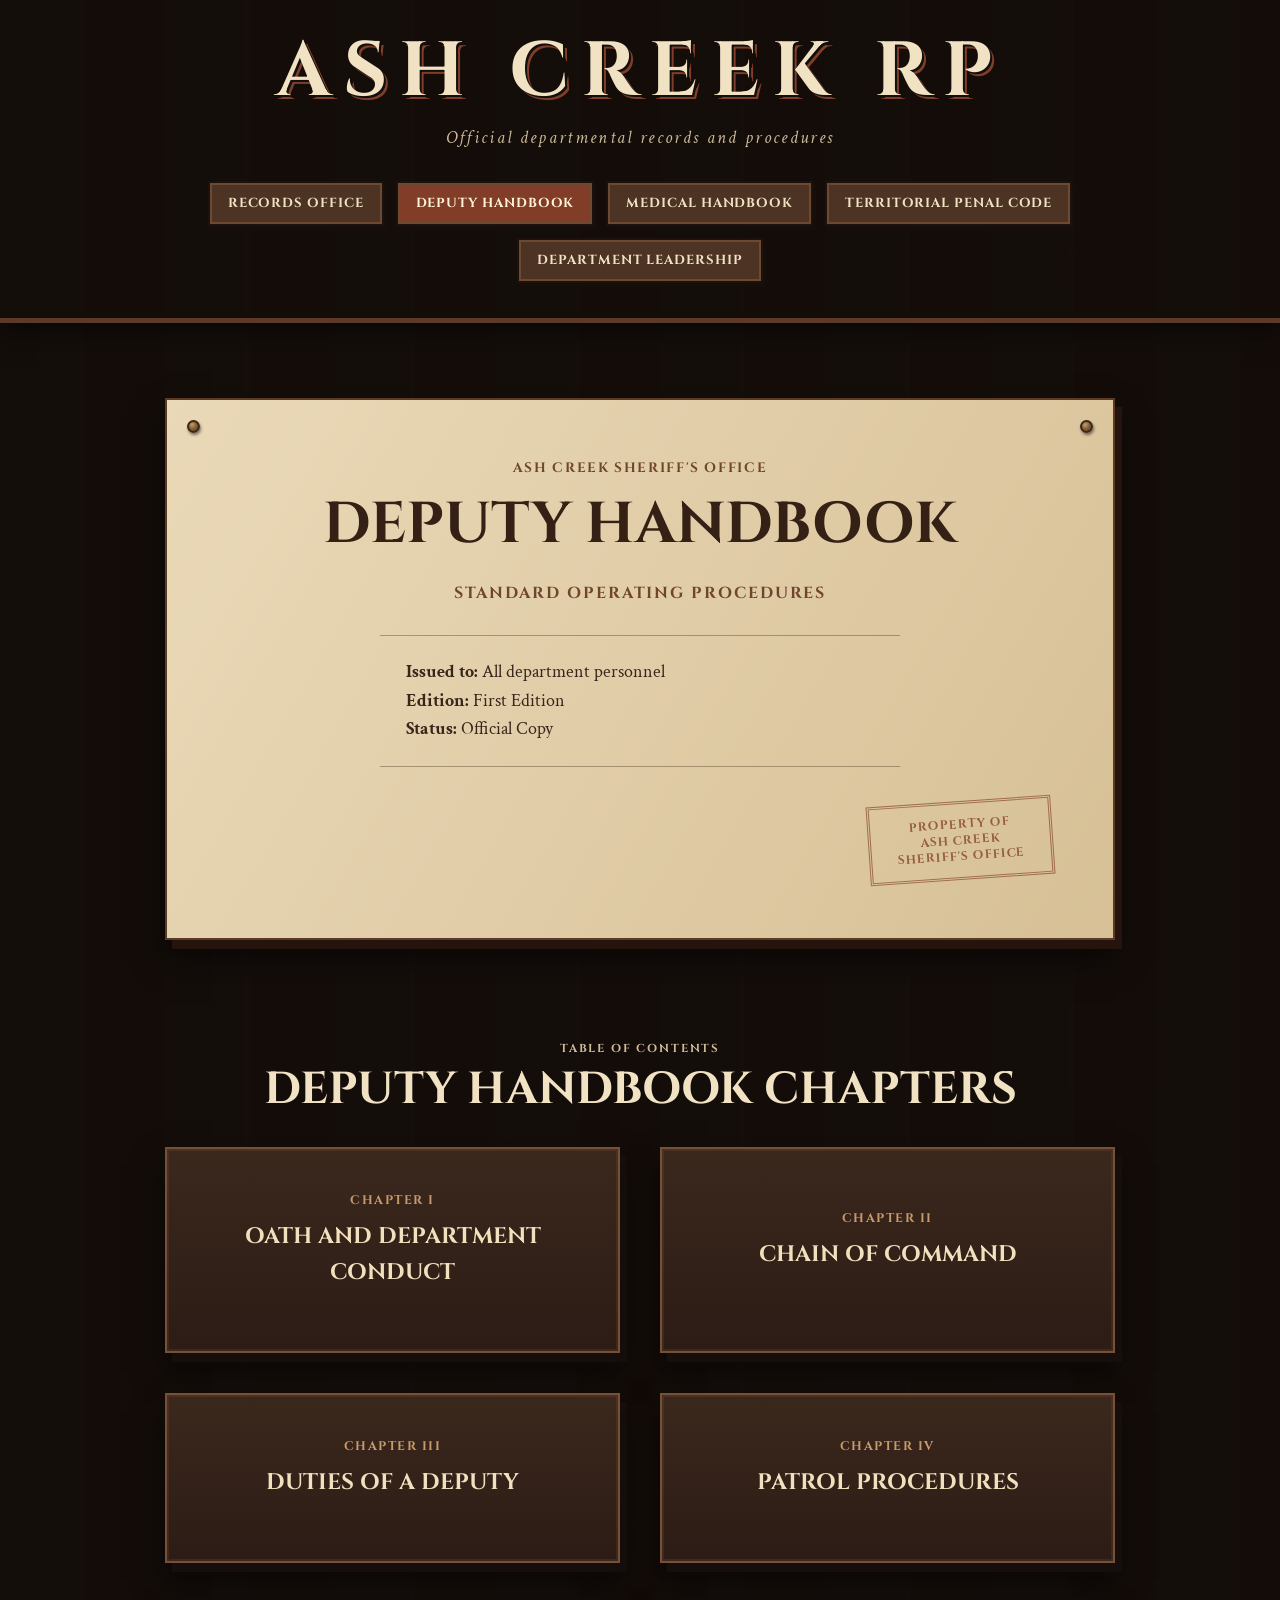
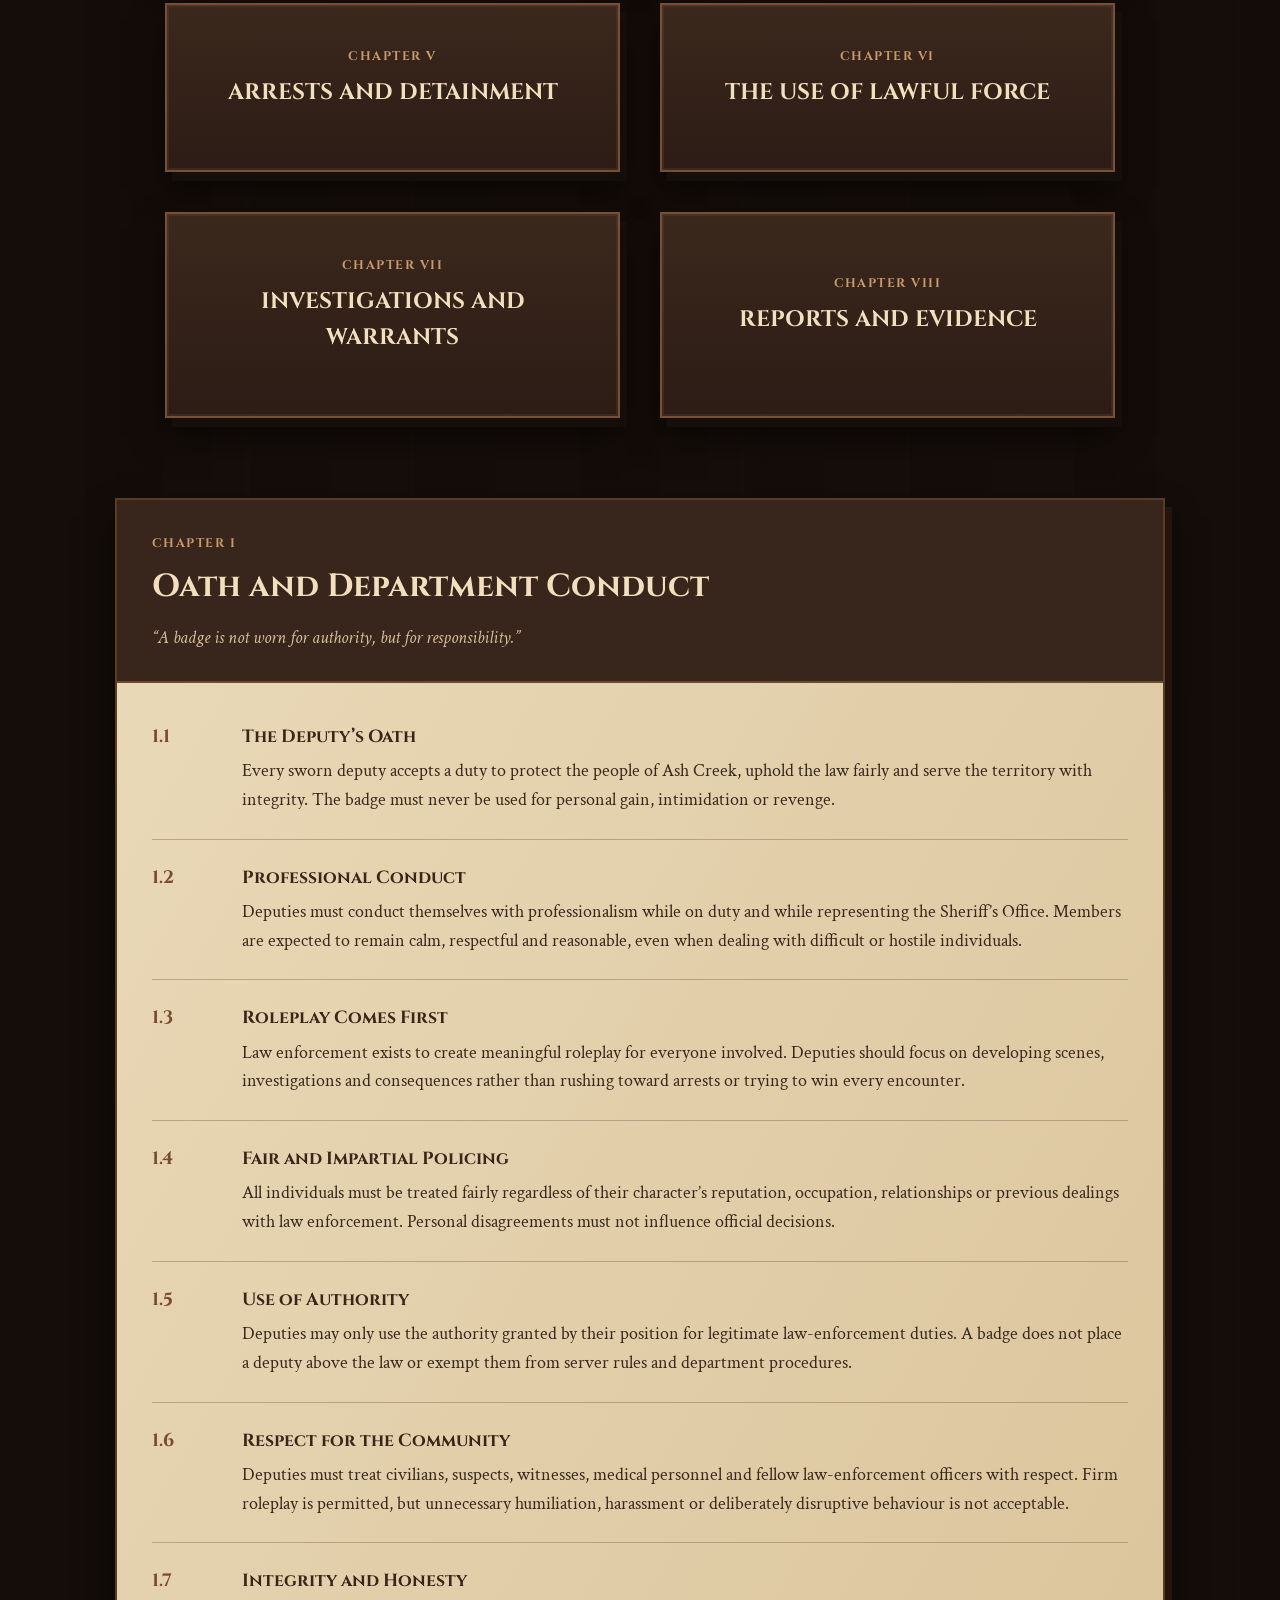
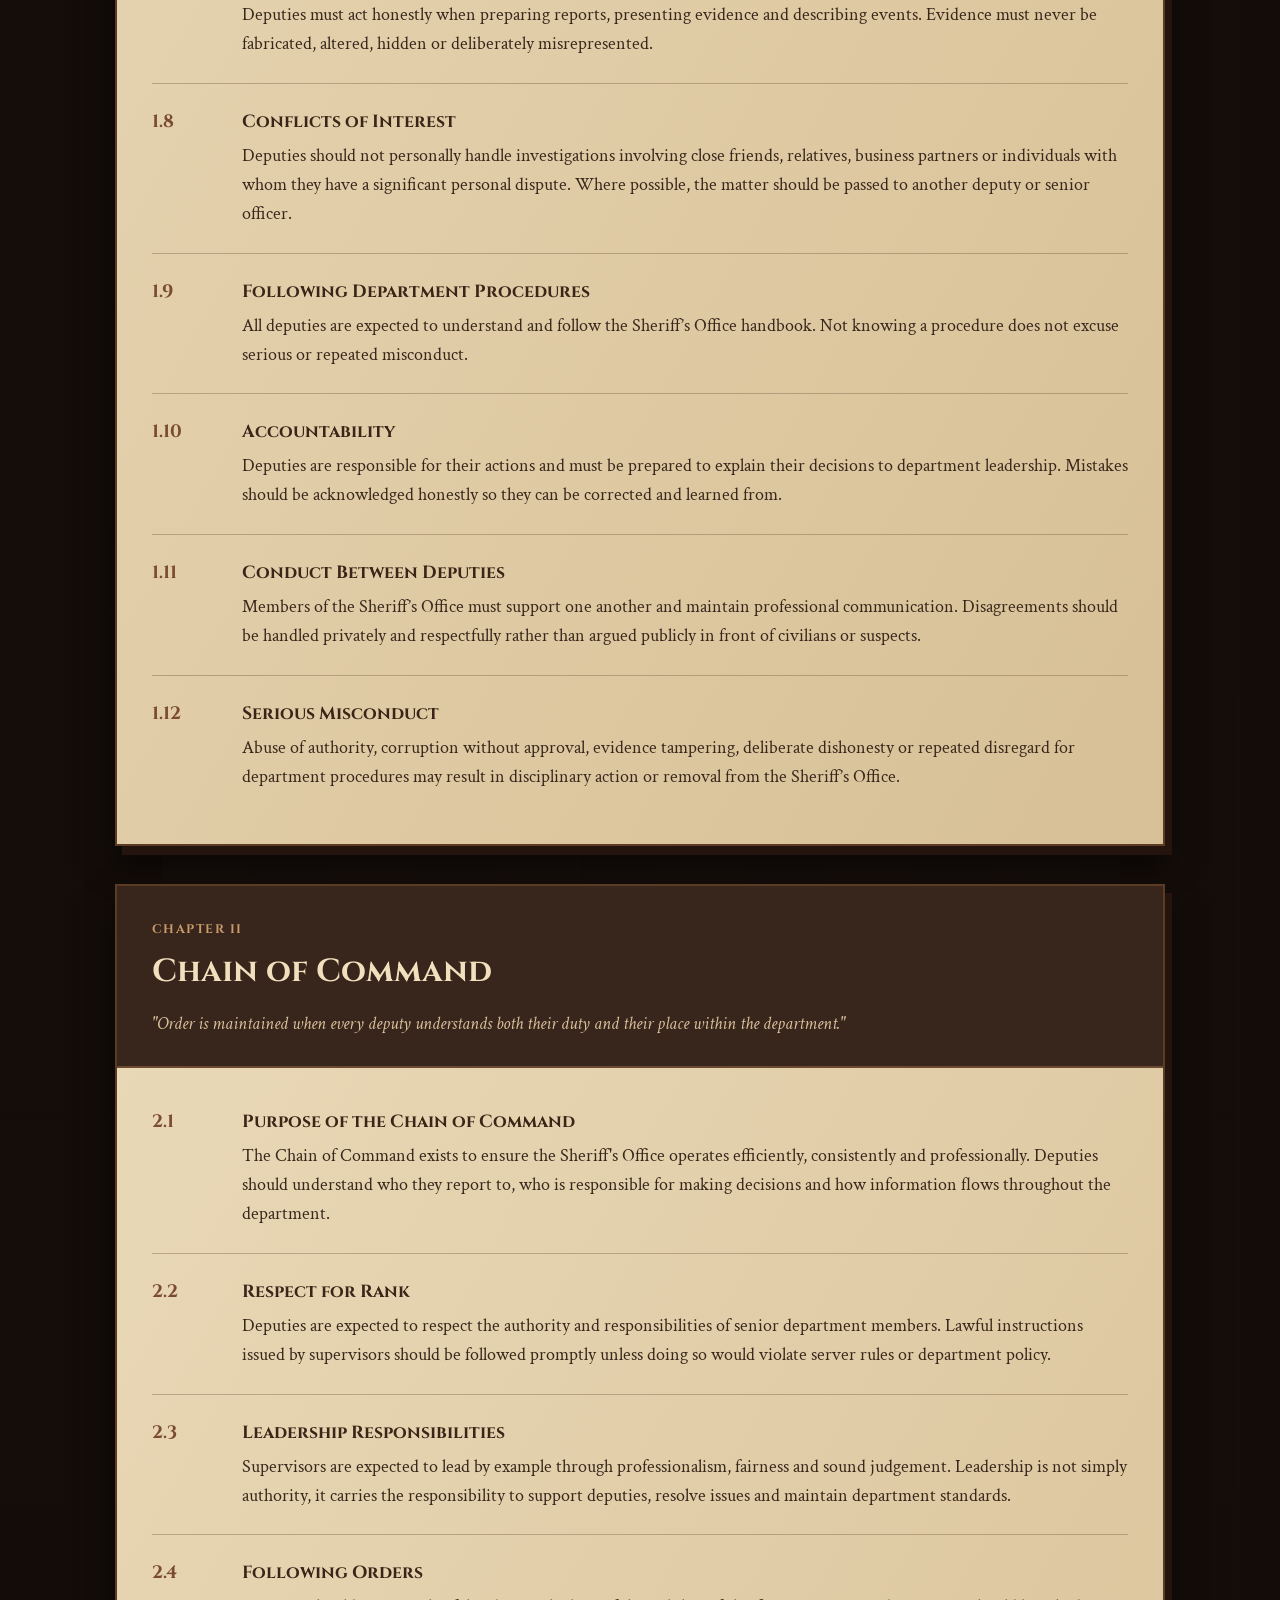
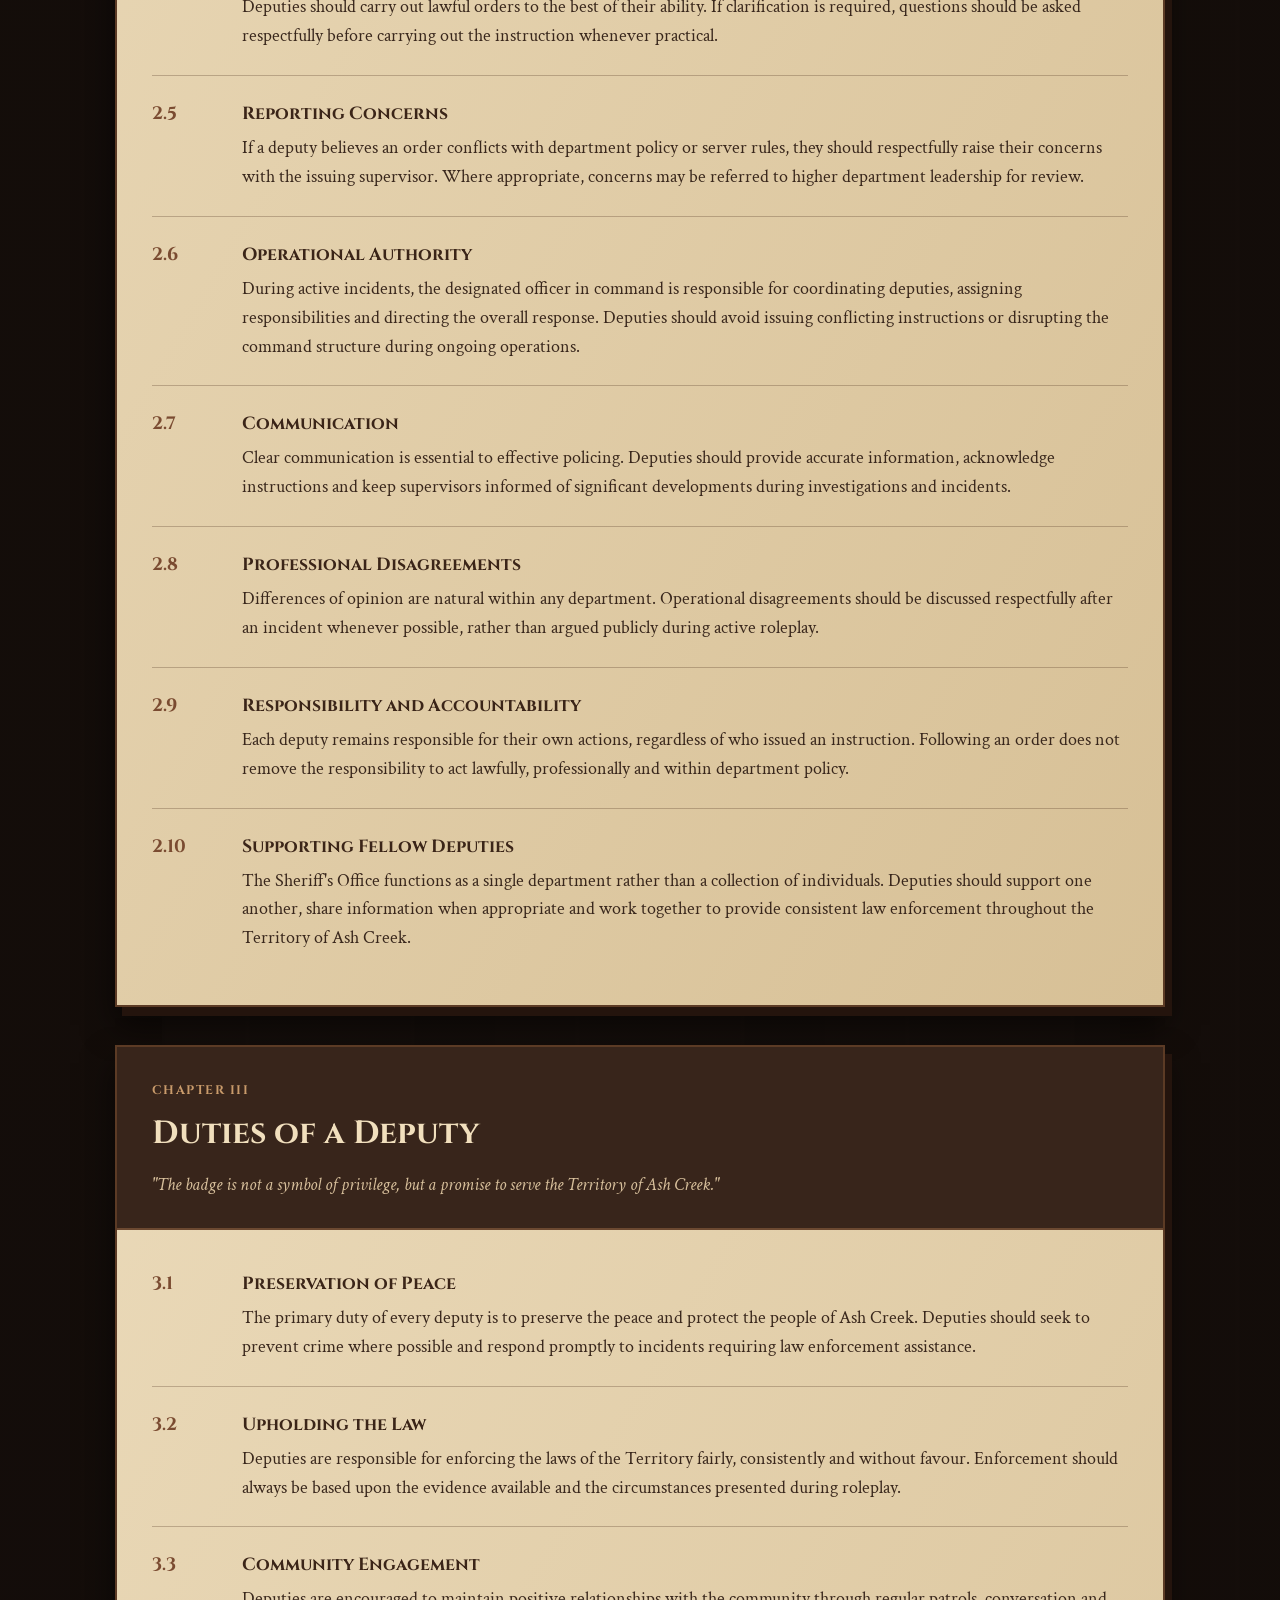
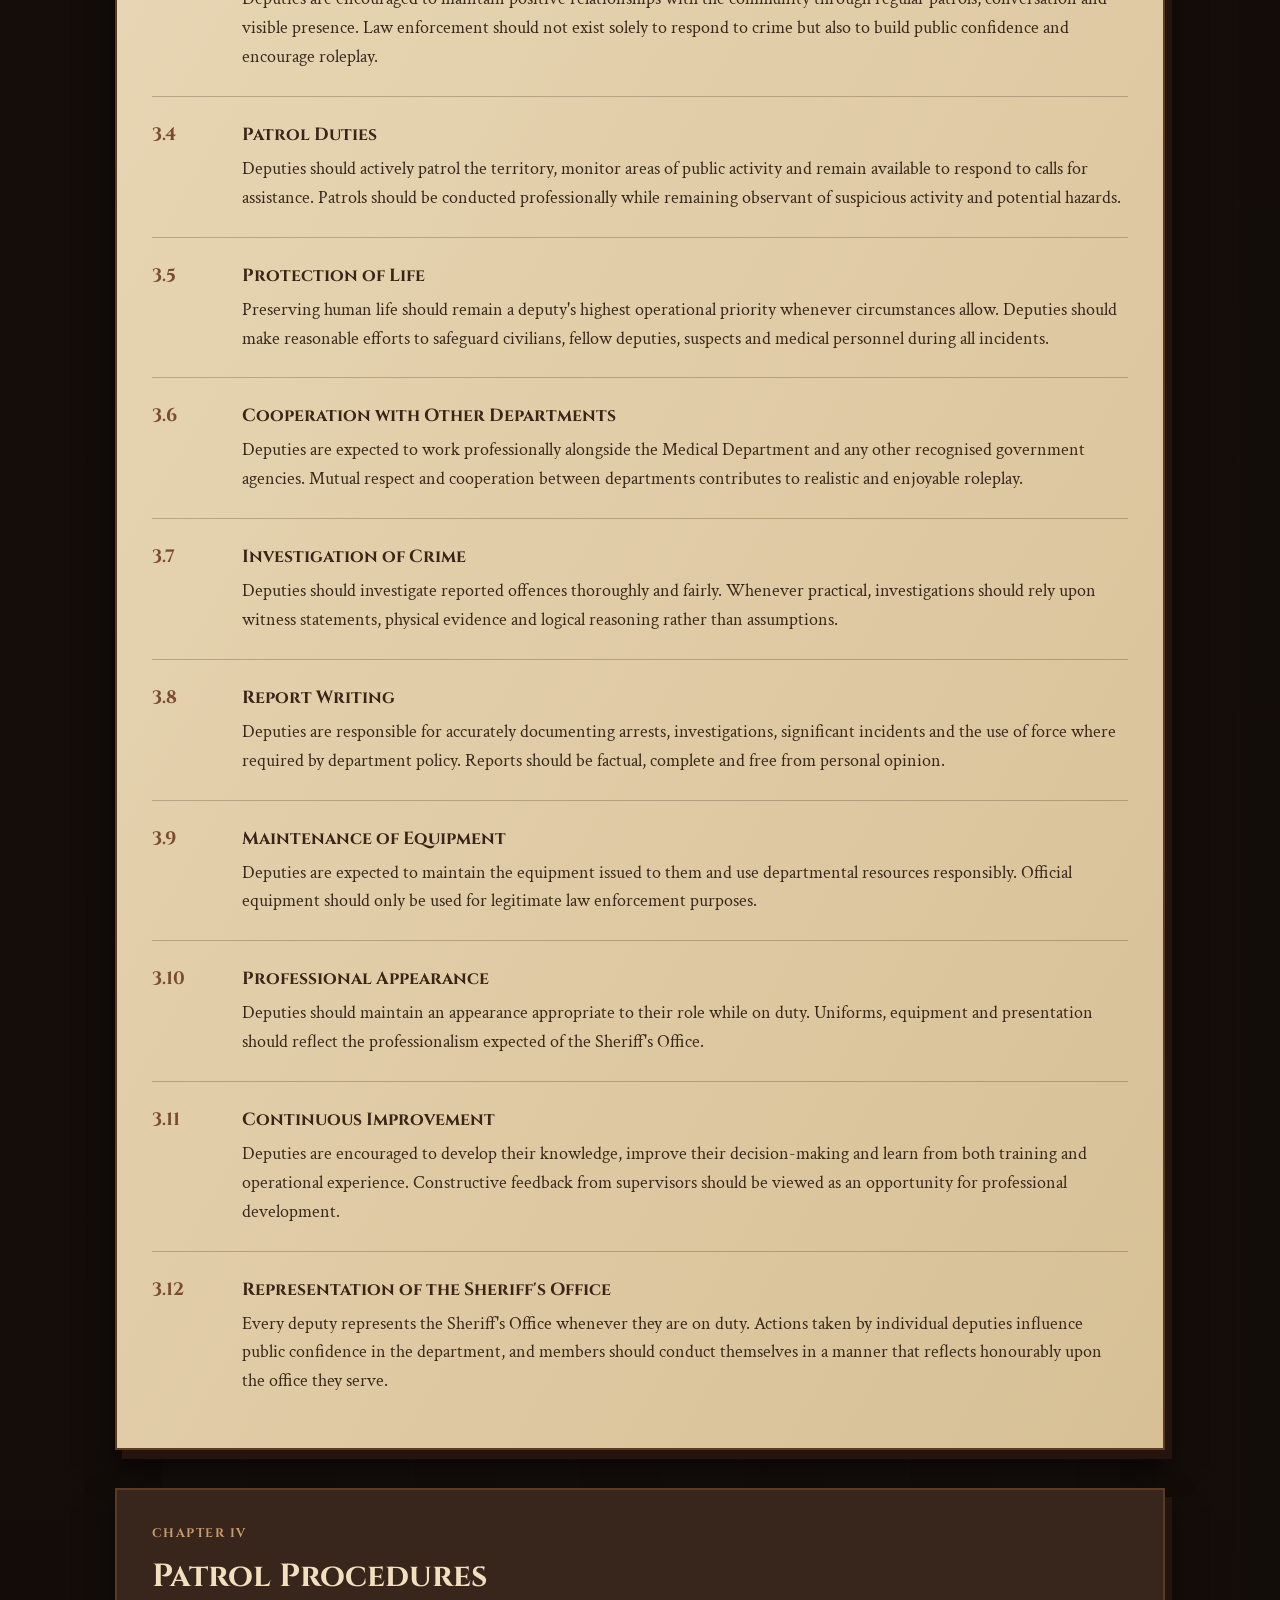
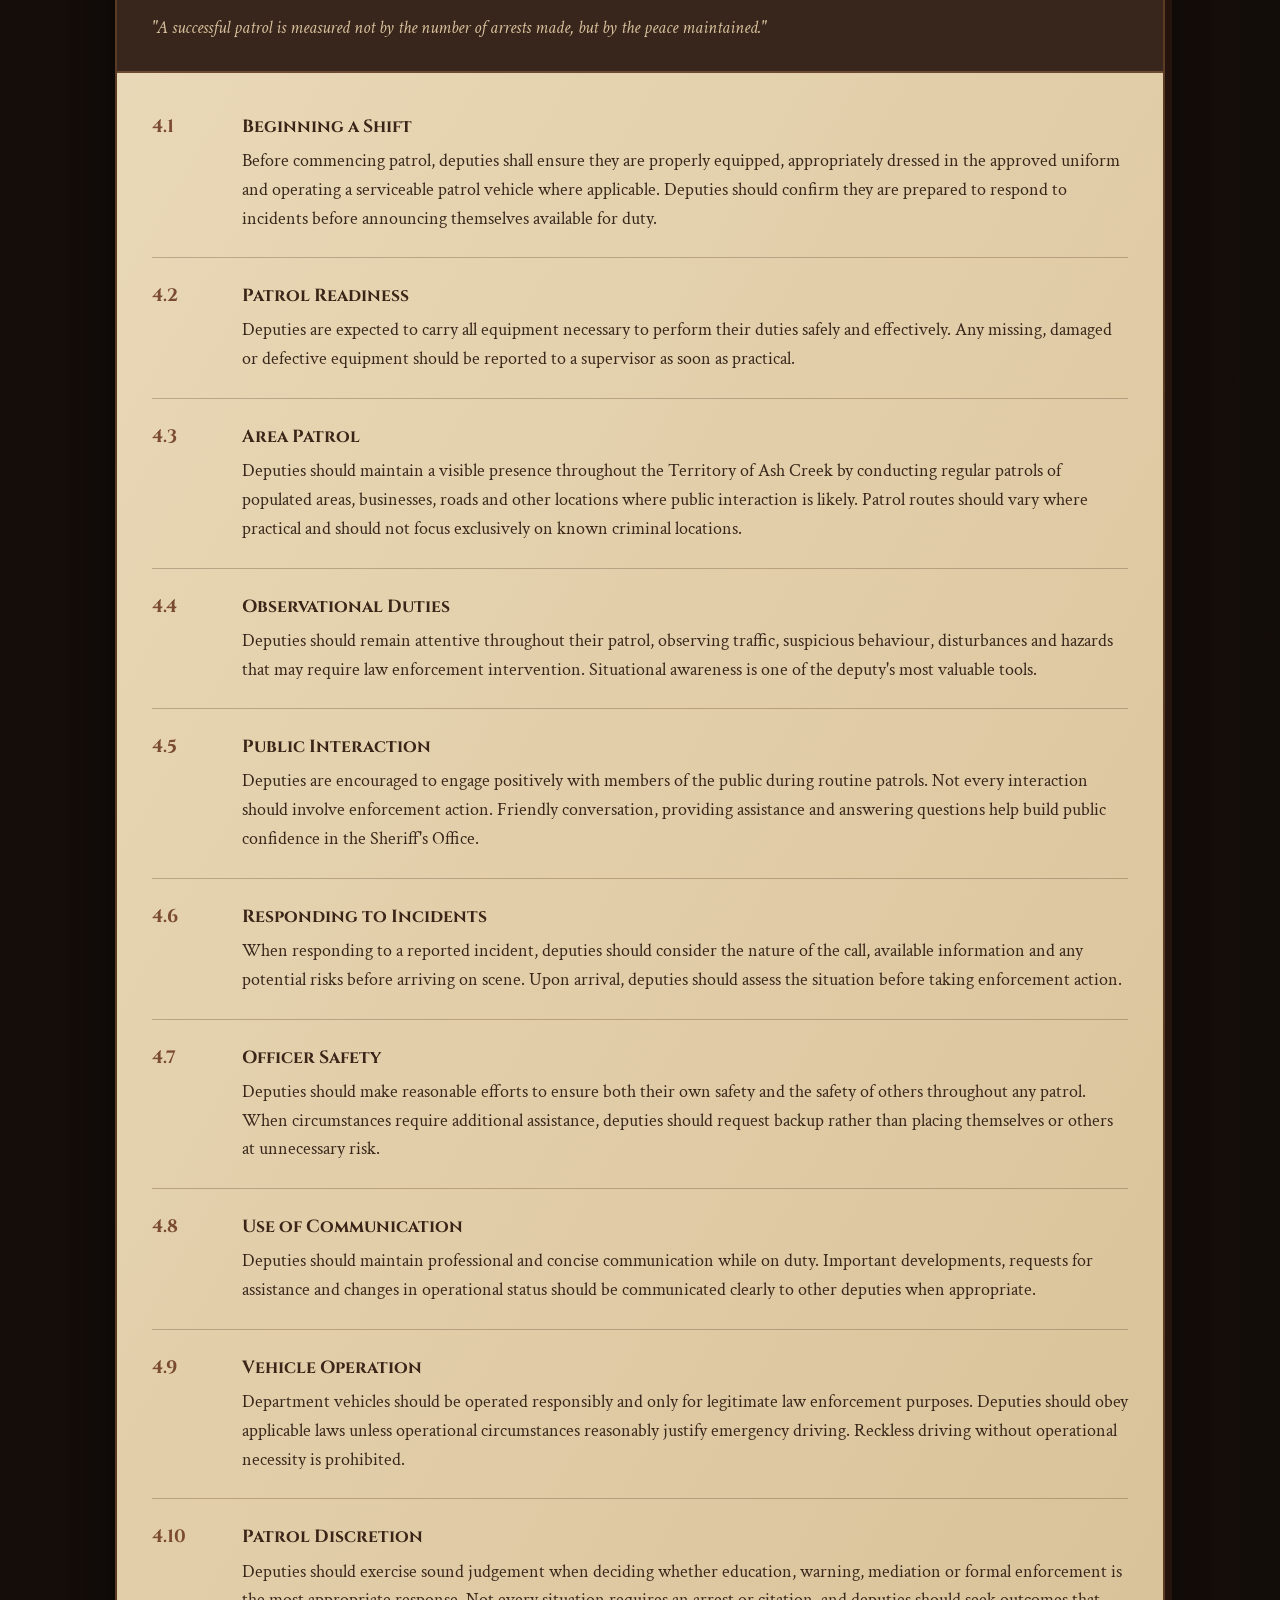
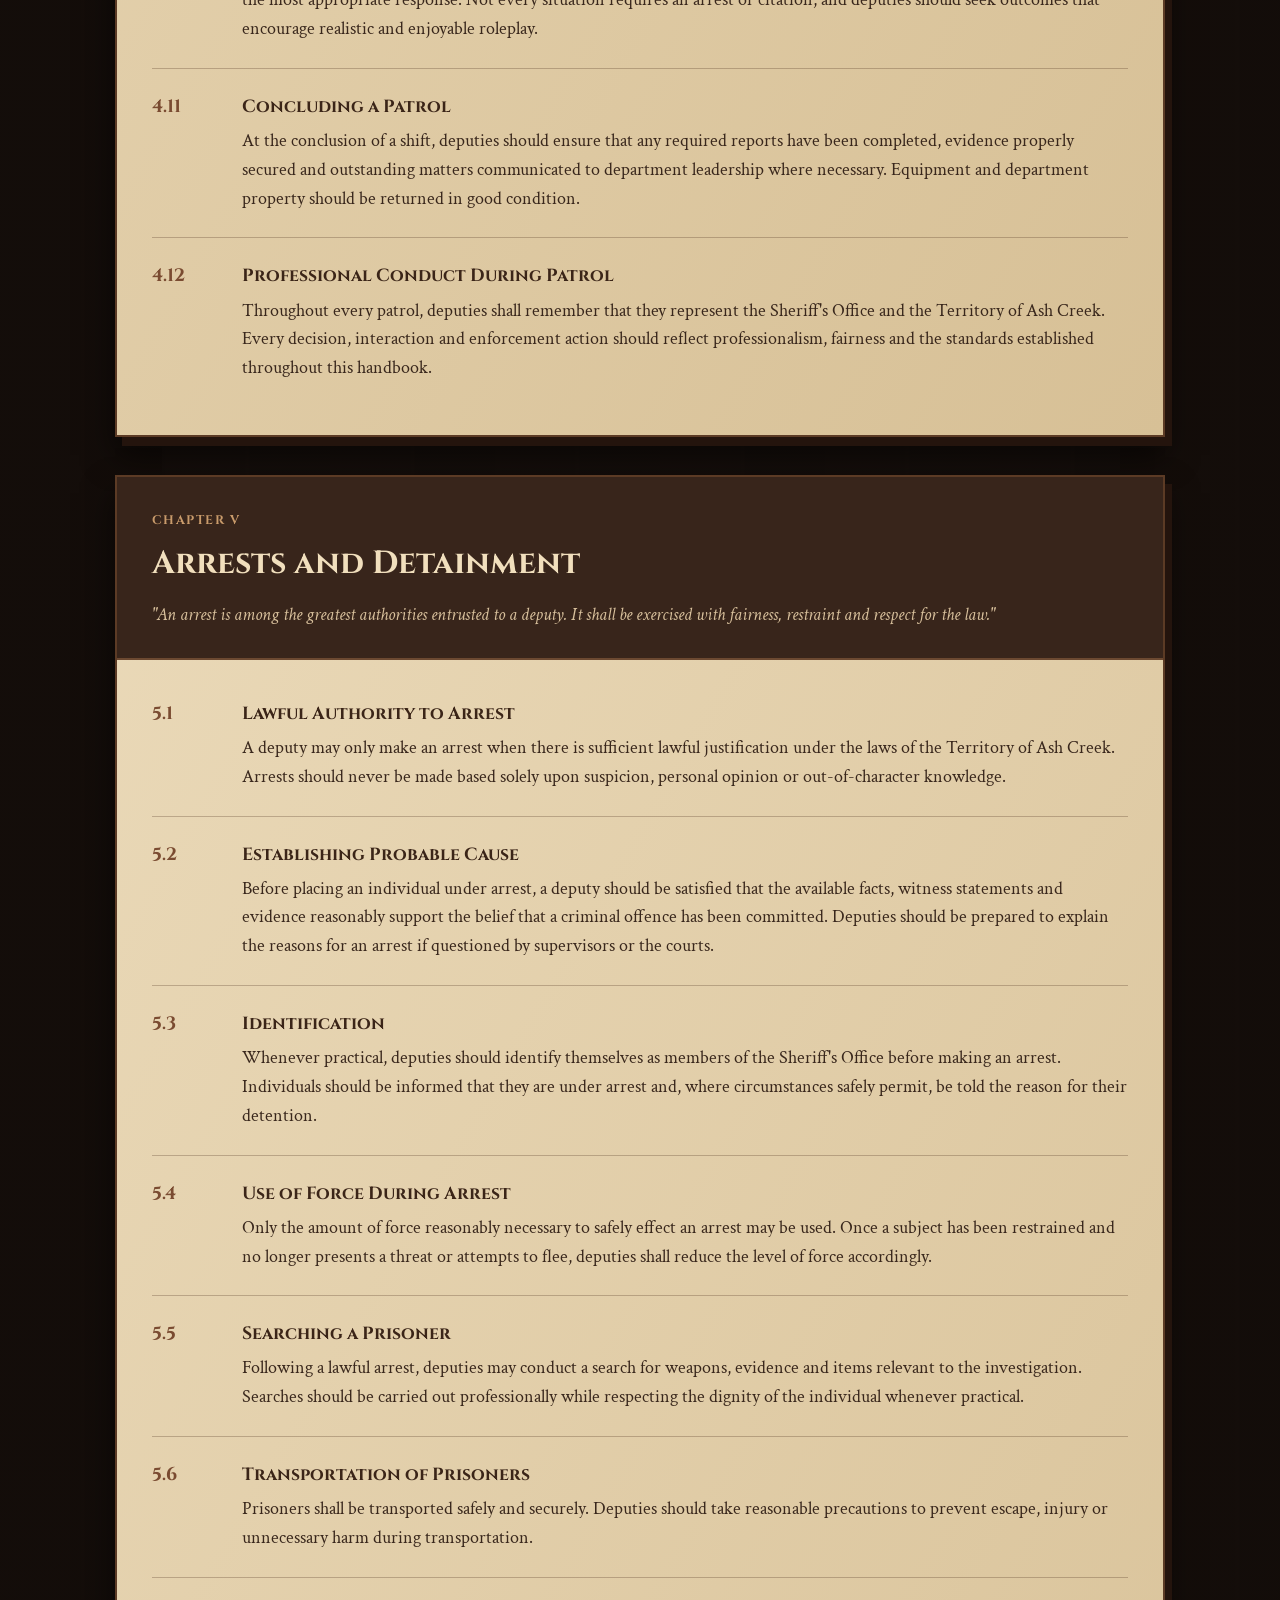
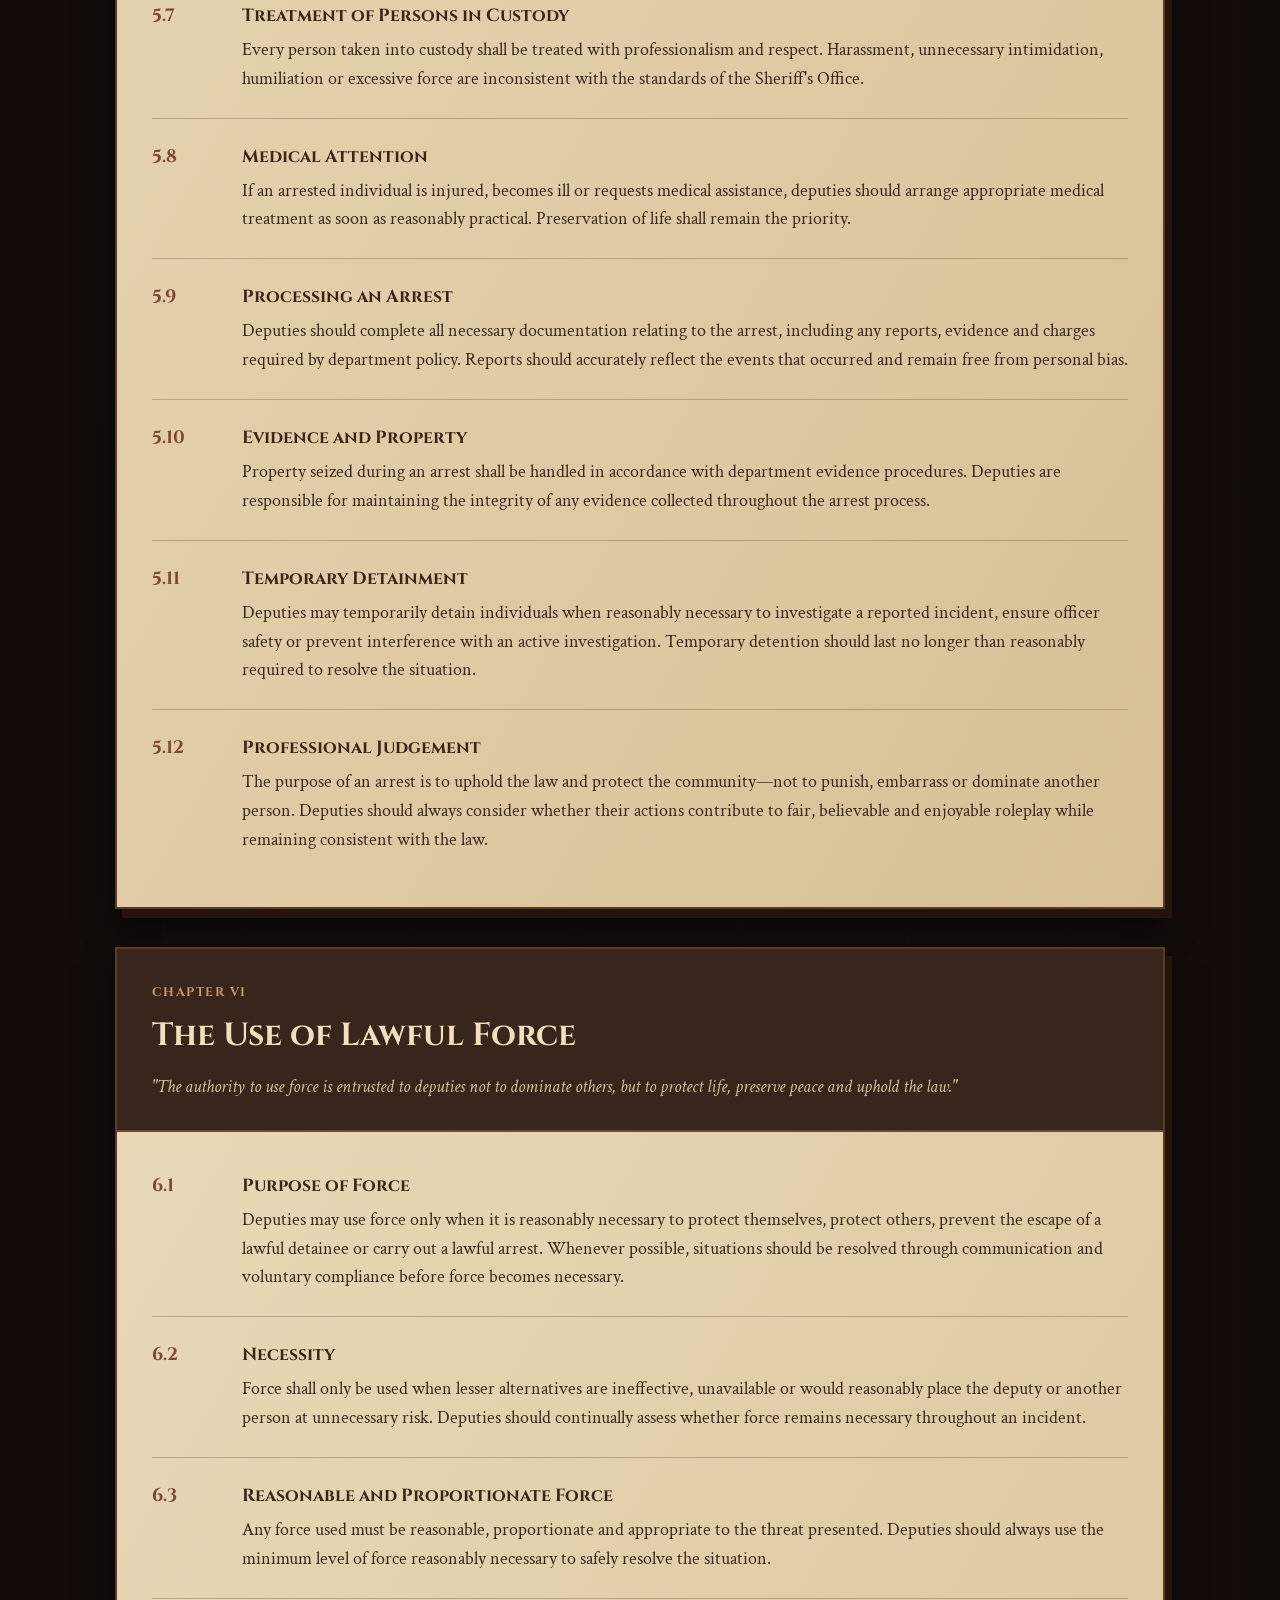
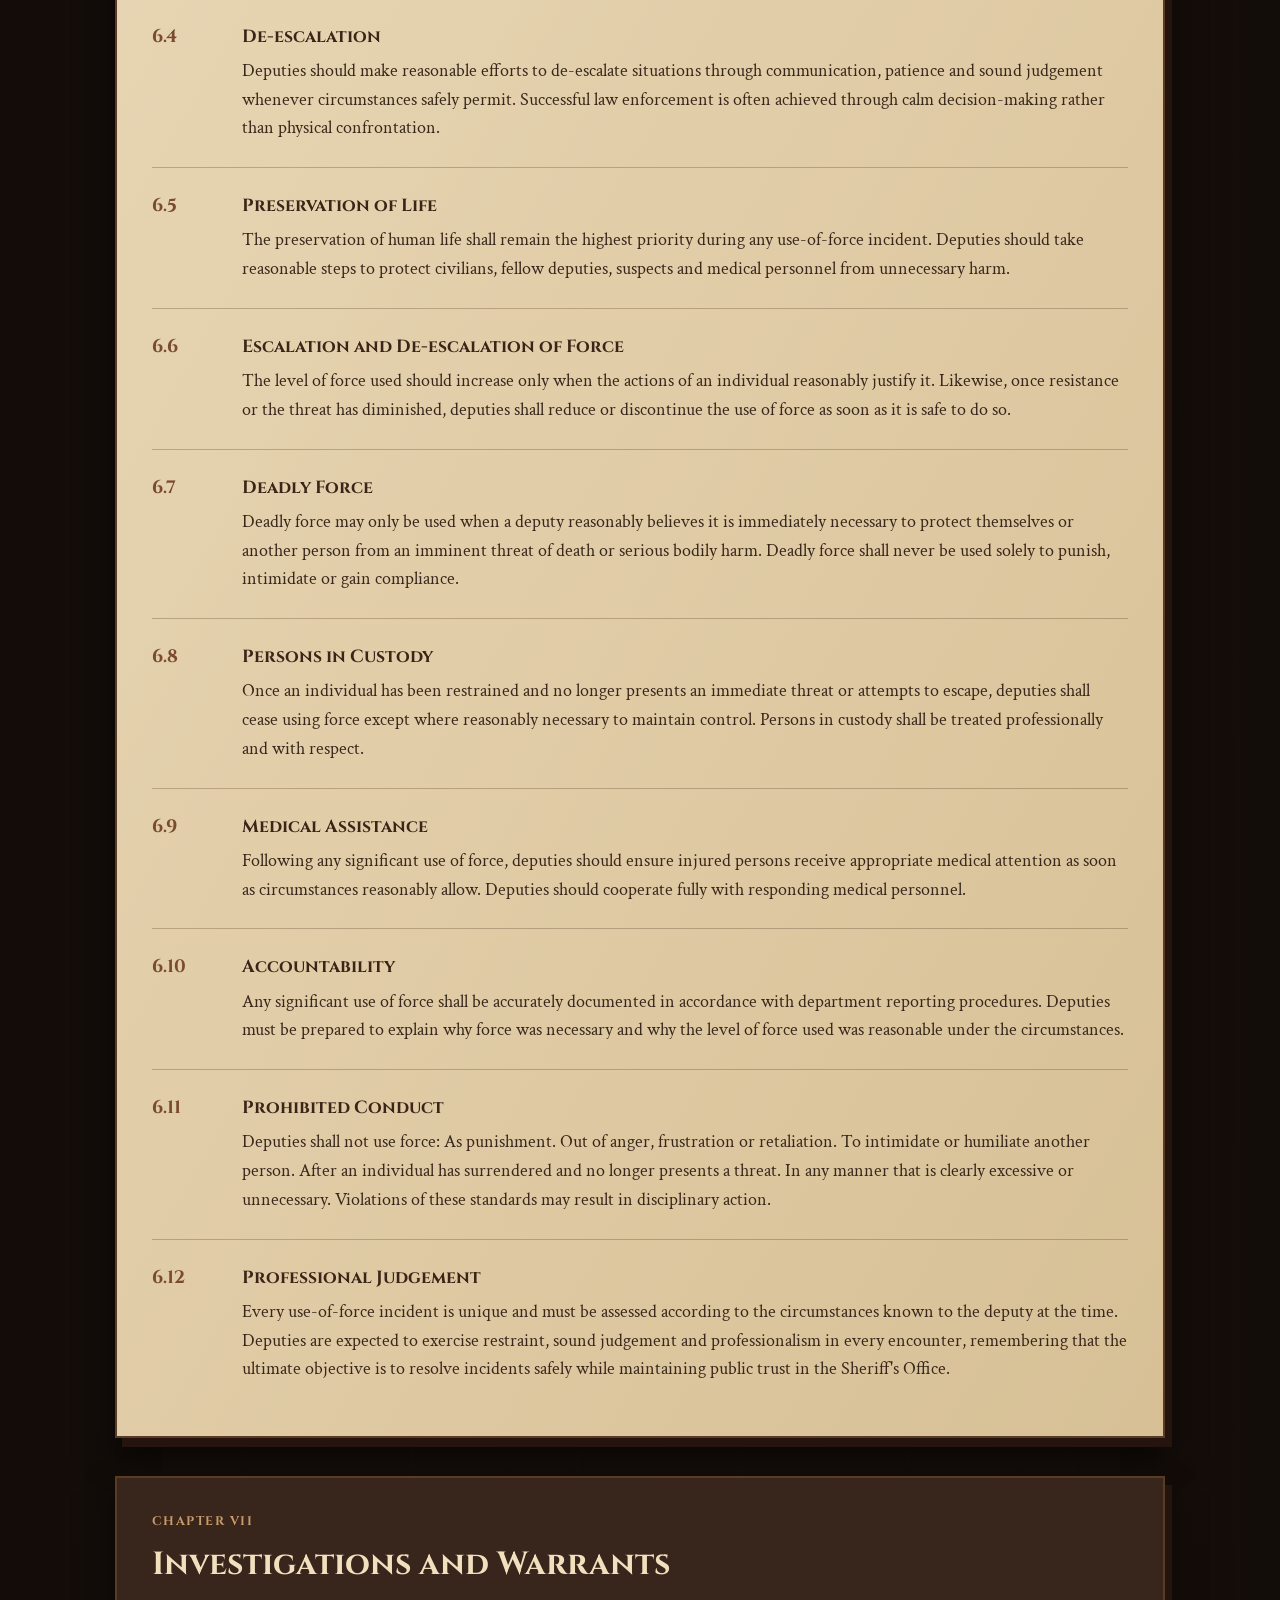
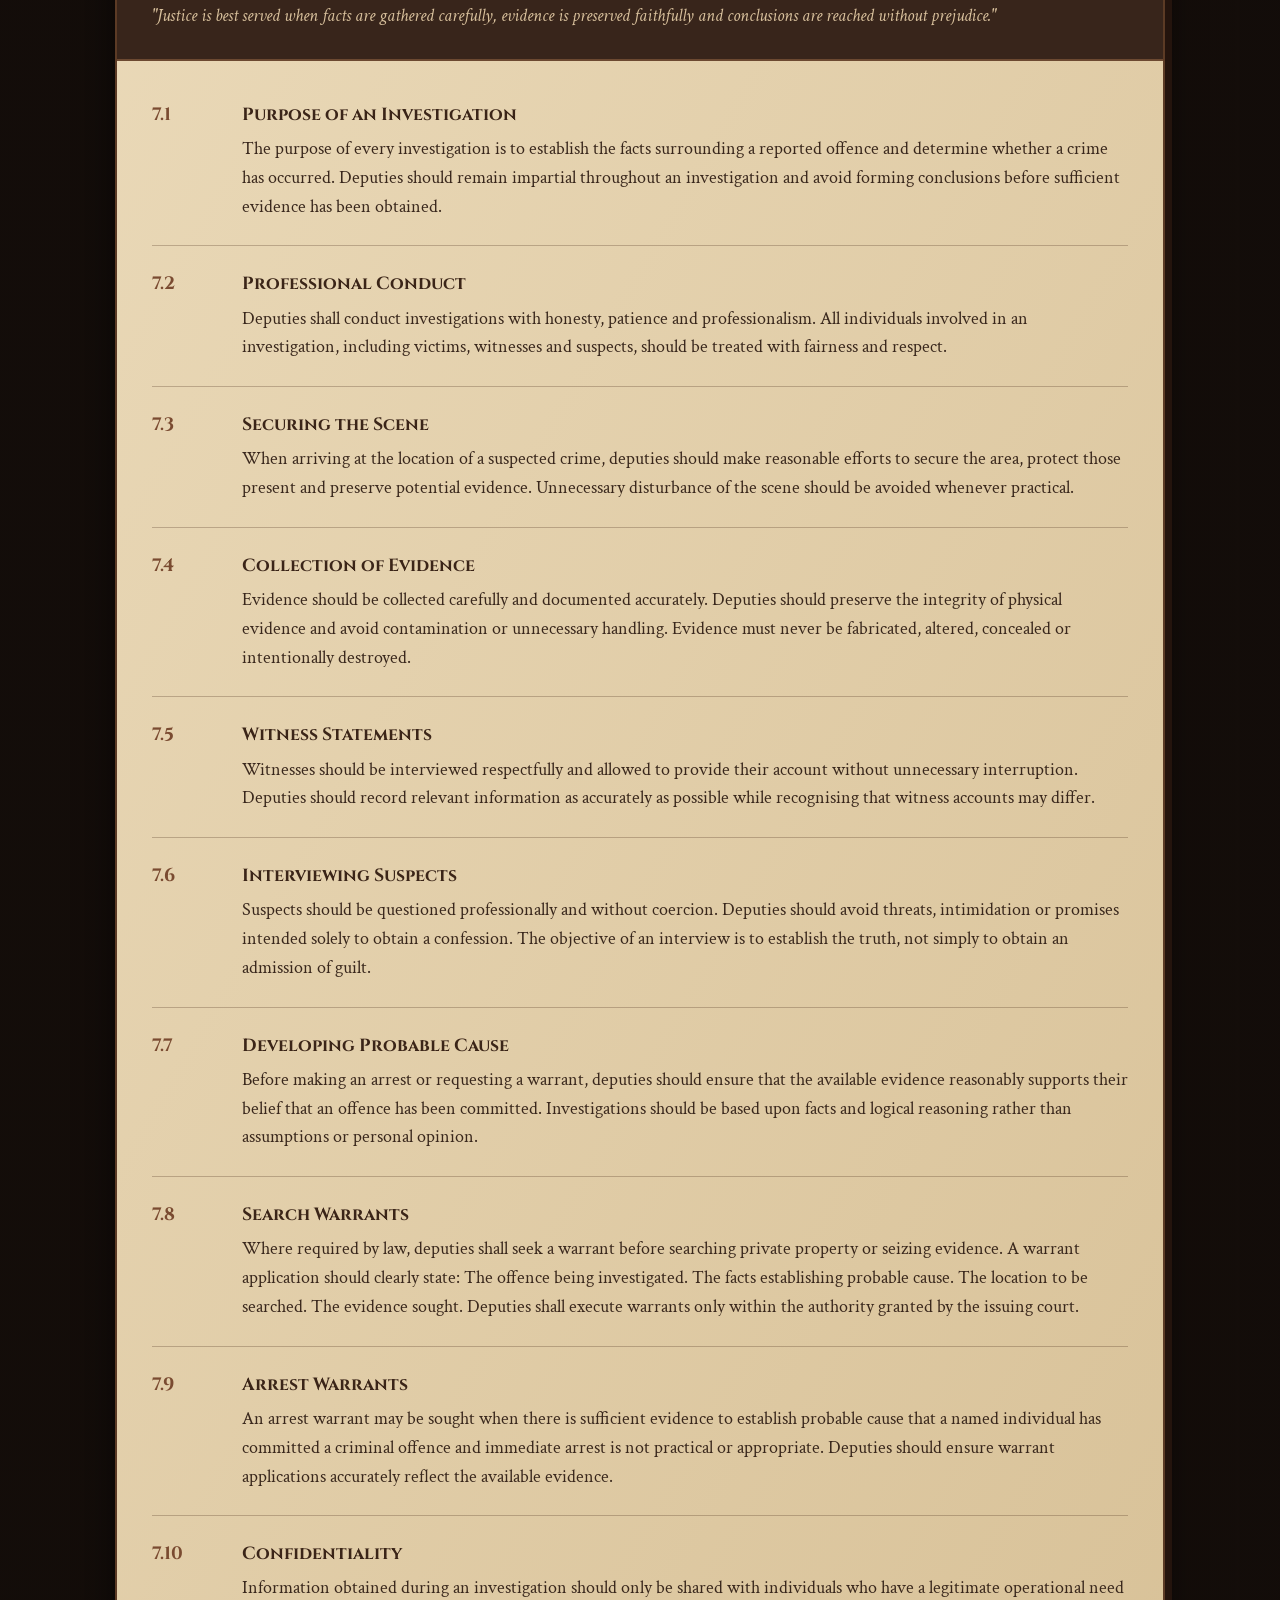
<file: law.html>
<!DOCTYPE html>
<html lang="en">
<head>
  <meta charset="UTF-8">
  <meta name="viewport" content="width=device-width, initial-scale=1.0">
  <meta name="description" content="Official Deputy Handbook for Ash Creek RP.">
  <title>Deputy Handbook | Ash Creek RP</title>
  <link rel="preconnect" href="https://fonts.googleapis.com">
  <link rel="preconnect" href="https://fonts.gstatic.com" crossorigin>
  <link href="https://fonts.googleapis.com/css2?family=Cinzel:wght@500;600;700&family=Crimson+Text:ital,wght@0,400;0,600;1,400&display=swap" rel="stylesheet">
  <link rel="stylesheet" href="style.css">
</head>
<body>
<header class="site-header">
  <div class="logo"><h1>Ash Creek RP</h1><p>Official departmental records and procedures</p></div>
  <nav aria-label="Main navigation">
    <a href="index.html">Records Office</a>
    <a href="law.html" class="active">Deputy Handbook</a>
    <a href="doctors.html">Medical Handbook</a>
    <a href="penalcode.html">Territorial Penal Code</a>
    <a href="leadership.html">Department Leadership</a>
  </nav>
</header>

<main class="handbook-page">
  <section class="handbook-intro">
    <div class="parchment-panel handbook-cover pinned-panel">
      <span class="paper-pin paper-pin-left" aria-hidden="true"></span>
      <span class="paper-pin paper-pin-right" aria-hidden="true"></span>
      <p class="eyebrow">Ash Creek Sheriff's Office</p>
      <h2>Deputy Handbook</h2>
      <p class="handbook-subtitle">Standard Operating Procedures</p>
      <div class="document-details">
        <p><strong>Issued to:</strong> All department personnel</p>
        <p><strong>Edition:</strong> First Edition</p>
        <p><strong>Status:</strong> Official Copy</p>
      </div>
      <div class="official-stamp">Property of<br>Ash Creek<br>Sheriff's Office</div>
    </div>
  </section>

  <section class="chapter-directory">
    <div class="section-heading"><p>Table of Contents</p><h2>Deputy Handbook Chapters</h2></div>
    <div class="chapter-grid">
      <a href="#chapter-1" class="chapter-board"><span>Chapter I</span><h3>Oath and Department Conduct</h3></a>
      <a href="#chapter-2" class="chapter-board"><span>Chapter II</span><h3>Chain of Command</h3></a>
      <a href="#chapter-3" class="chapter-board"><span>Chapter III</span><h3>Duties of a Deputy</h3></a>
      <a href="#chapter-4" class="chapter-board"><span>Chapter IV</span><h3>Patrol Procedures</h3></a>
      <a href="#chapter-5" class="chapter-board"><span>Chapter V</span><h3>Arrests and Detainment</h3></a>
      <a href="#chapter-6" class="chapter-board"><span>Chapter VI</span><h3>The Use of Lawful Force</h3></a>
      <a href="#chapter-7" class="chapter-board"><span>Chapter VII</span><h3>Investigations and Warrants</h3></a>
      <a href="#chapter-8" class="chapter-board"><span>Chapter VIII</span><h3>Reports and Evidence</h3></a>
    </div>
  </section>

  <section class="handbook-content">
    <article class="handbook-chapter" id="chapter-1">
      <header class="chapter-heading"><span>Chapter I</span><h2>Oath and Department Conduct</h2><blockquote>“A badge is not worn for authority, but for responsibility.”</blockquote></header>
      <div class="procedure-list">
        <div class="procedure-entry">
          <span class="procedure-number">1.1</span>
          <div><h3>The Deputy’s Oath</h3><p>Every sworn deputy accepts a duty to protect the people of Ash Creek, uphold the law fairly and serve the territory with integrity.
          The badge must never be used for personal gain, intimidation or revenge.</p></div>
        </div>
        <div class="procedure-entry">
        <span class="procedure-number">1.2</span>
          <div><h3>Professional Conduct</h3><p>Deputies must conduct themselves with professionalism while on duty and while representing the Sheriff’s Office.

                  Members are expected to remain calm, respectful and reasonable, even when dealing with difficult or hostile individuals.</p></div>
        </div>
        <div class="procedure-entry">
      <span class="procedure-number">1.3</span>
          <div><h3>Roleplay Comes First</h3><p>Law enforcement exists to create meaningful roleplay for everyone involved.

                  Deputies should focus on developing scenes, investigations and consequences rather than rushing toward arrests or trying to win every encounter.</p></div>
        </div>
          <div class="procedure-entry">
      <span class="procedure-number">1.4</span>
          <div><h3>Fair and Impartial Policing</h3><p>All individuals must be treated fairly regardless of their character’s reputation, occupation, relationships or previous dealings with law enforcement.
          
                  Personal disagreements must not influence official decisions.</p></div>
        </div>
            <div class="procedure-entry">
      <span class="procedure-number">1.5</span>
          <div><h3>Use of Authority</h3><p>Deputies may only use the authority granted by their position for legitimate law-enforcement duties.

                  A badge does not place a deputy above the law or exempt them from server rules and department procedures.</p></div>
        </div>
              <div class="procedure-entry">
      <span class="procedure-number">1.6</span>
          <div><h3>Respect for the Community</h3><p>Deputies must treat civilians, suspects, witnesses, medical personnel and fellow law-enforcement officers with respect.

                  Firm roleplay is permitted, but unnecessary humiliation, harassment or deliberately disruptive behaviour is not acceptable.</p></div>
        </div>
        <div class="procedure-entry">
      <span class="procedure-number">1.7</span>
          <div><h3>Integrity and Honesty</h3><p>Deputies must act honestly when preparing reports, presenting evidence and describing events.

                    Evidence must never be fabricated, altered, hidden or deliberately misrepresented.</p></div>
        </div>
        <div class="procedure-entry">
      <span class="procedure-number">1.8</span>
          <div><h3>Conflicts of Interest</h3><p>Deputies should not personally handle investigations involving close friends, relatives, business partners or individuals with whom they have a significant personal dispute.

                  Where possible, the matter should be passed to another deputy or senior officer.</p></div>
        </div>
        <div class="procedure-entry">
      <span class="procedure-number">1.9</span>
          <div><h3>Following Department Procedures</h3><p>All deputies are expected to understand and follow the Sheriff’s Office handbook.

                  Not knowing a procedure does not excuse serious or repeated misconduct.</p></div>
        </div>
        <div class="procedure-entry">
      <span class="procedure-number">1.10</span>
          <div><h3>Accountability</h3><p>Deputies are responsible for their actions and must be prepared to explain their decisions to department leadership.

                  Mistakes should be acknowledged honestly so they can be corrected and learned from.</p></div>
        </div>
        <div class="procedure-entry">
      <span class="procedure-number">1.11</span>
          <div><h3>Conduct Between Deputies</h3><p>Members of the Sheriff’s Office must support one another and maintain professional communication.

                    Disagreements should be handled privately and respectfully rather than argued publicly in front of civilians or suspects.</p></div>
        </div>
        <div class="procedure-entry">
      <span class="procedure-number">1.12</span>
          <div><h3>Serious Misconduct</h3><p>Abuse of authority, corruption without approval, evidence tampering, deliberate dishonesty or repeated disregard for department procedures may result in disciplinary action or removal from the Sheriff’s Office.</p></div>
        </div>
      </div>
    </article>
    <article class="handbook-chapter" id="chapter-2">
      <header class="chapter-heading"><span>Chapter II</span><h2>Chain of Command</h2><blockquote>"Order is maintained when every deputy understands both their duty and their place within the department."</blockquote></header>
      <div class="procedure-list">
        <div class="procedure-entry">
          <span class="procedure-number">2.1</span>
          <div><h3>Purpose of the Chain of Command</h3><p>The Chain of Command exists to ensure the Sheriff's Office operates efficiently, consistently and professionally.

                    Deputies should understand who they report to, who is responsible for making decisions and how information flows throughout the department.</p></div>
        </div>
        <div class="procedure-entry">
          <span class="procedure-number">2.2</span>
          <div><h3>Respect for Rank</h3><p>Deputies are expected to respect the authority and responsibilities of senior department members.

                  Lawful instructions issued by supervisors should be followed promptly unless doing so would violate server rules or department policy.</p></div>
        </div>
        <div class="procedure-entry">
          <span class="procedure-number">2.3</span>
          <div><h3>Leadership Responsibilities</h3><p>Supervisors are expected to lead by example through professionalism, fairness and sound judgement.

                  Leadership is not simply authority, it carries the responsibility to support deputies, resolve issues and maintain department standards.</p></div>
        </div>
        <div class="procedure-entry">
          <span class="procedure-number">2.4</span>
          <div><h3>Following Orders</h3><p>Deputies should carry out lawful orders to the best of their ability.

                  If clarification is required, questions should be asked respectfully before carrying out the instruction whenever practical.</p></div>
        </div>
        <div class="procedure-entry">
          <span class="procedure-number">2.5</span>
          <div><h3>Reporting Concerns</h3><p>If a deputy believes an order conflicts with department policy or server rules, they should respectfully raise their concerns with the issuing supervisor.

                  Where appropriate, concerns may be referred to higher department leadership for review.</p></div>
        </div>
        <div class="procedure-entry">
          <span class="procedure-number">2.6</span>
          <div><h3>Operational Authority</h3><p>During active incidents, the designated officer in command is responsible for coordinating deputies, assigning responsibilities and directing the overall response.

                  Deputies should avoid issuing conflicting instructions or disrupting the command structure during ongoing operations.</p></div>
        </div>
        <div class="procedure-entry">
          <span class="procedure-number">2.7</span>
          <div><h3>Communication</h3><p>Clear communication is essential to effective policing.

                  Deputies should provide accurate information, acknowledge instructions and keep supervisors informed of significant developments during investigations and incidents.</p></div>
        </div>
        <div class="procedure-entry">
          <span class="procedure-number">2.8</span>
          <div><h3>Professional Disagreements</h3><p>Differences of opinion are natural within any department.

                  Operational disagreements should be discussed respectfully after an incident whenever possible, rather than argued publicly during active roleplay.</p></div>
        </div>
        <div class="procedure-entry">
          <span class="procedure-number">2.9</span>
          <div><h3>Responsibility and Accountability</h3><p>Each deputy remains responsible for their own actions, regardless of who issued an instruction.

                  Following an order does not remove the responsibility to act lawfully, professionally and within department policy.</p></div>
        </div>
        <div class="procedure-entry">
          <span class="procedure-number">2.10</span>
          <div><h3>Supporting Fellow Deputies</h3><p>The Sheriff's Office functions as a single department rather than a collection of individuals.

                  Deputies should support one another, share information when appropriate and work together to provide consistent law enforcement throughout the Territory of Ash Creek.</p></div>
        </div>
      </div>
    </article>
    <article class="handbook-chapter" id="chapter-3">
      <header class="chapter-heading"><span>Chapter III</span><h2>Duties of a Deputy</h2><blockquote>"The badge is not a symbol of privilege, but a promise to serve the Territory of Ash Creek."</blockquote></header>
      <div class="procedure-list">
        <div class="procedure-entry">
          <span class="procedure-number">3.1</span>
          <div><h3>Preservation of Peace</h3><p>The primary duty of every deputy is to preserve the peace and protect the people of Ash Creek.

                  Deputies should seek to prevent crime where possible and respond promptly to incidents requiring law enforcement assistance.</p></div>
        </div>
        <div class="procedure-entry">
          <span class="procedure-number">3.2</span>
          <div><h3>Upholding the Law</h3><p>Deputies are responsible for enforcing the laws of the Territory fairly, consistently and without favour.

                  Enforcement should always be based upon the evidence available and the circumstances presented during roleplay.</p></div>
        </div>
        <div class="procedure-entry">
          <span class="procedure-number">3.3</span>
          <div><h3>Community Engagement</h3><p>Deputies are encouraged to maintain positive relationships with the community through regular patrols, conversation and visible presence.

                  Law enforcement should not exist solely to respond to crime but also to build public confidence and encourage roleplay.</p></div>
        </div>
        <div class="procedure-entry">
          <span class="procedure-number">3.4</span>
          <div><h3>Patrol Duties</h3><p>Deputies should actively patrol the territory, monitor areas of public activity and remain available to respond to calls for assistance.

                  Patrols should be conducted professionally while remaining observant of suspicious activity and potential hazards.</p></div>
        </div>
        <div class="procedure-entry">
          <span class="procedure-number">3.5</span>
          <div><h3>Protection of Life</h3><p>Preserving human life should remain a deputy's highest operational priority whenever circumstances allow.

                    Deputies should make reasonable efforts to safeguard civilians, fellow deputies, suspects and medical personnel during all incidents.</p></div>
        </div>
        <div class="procedure-entry">
          <span class="procedure-number">3.6</span>
          <div><h3>Cooperation with Other Departments</h3><p>Deputies are expected to work professionally alongside the Medical Department and any other recognised government agencies.

                  Mutual respect and cooperation between departments contributes to realistic and enjoyable roleplay.</p></div>
        </div>
        <div class="procedure-entry">
          <span class="procedure-number">3.7</span>
          <div><h3>Investigation of Crime</h3><p>Deputies should investigate reported offences thoroughly and fairly.

                  Whenever practical, investigations should rely upon witness statements, physical evidence and logical reasoning rather than assumptions.</p></div>
        </div>
        <div class="procedure-entry">
          <span class="procedure-number">3.8</span>
          <div><h3>Report Writing</h3><p>Deputies are responsible for accurately documenting arrests, investigations, significant incidents and the use of force where required by department policy.

                  Reports should be factual, complete and free from personal opinion.</p></div>
        </div>
        <div class="procedure-entry">
          <span class="procedure-number">3.9</span>
          <div><h3>Maintenance of Equipment</h3><p>Deputies are expected to maintain the equipment issued to them and use departmental resources responsibly.

                  Official equipment should only be used for legitimate law enforcement purposes.</p></div>
        </div>
        <div class="procedure-entry">
          <span class="procedure-number">3.10</span>
          <div><h3>Professional Appearance</h3><p>Deputies should maintain an appearance appropriate to their role while on duty.

                    Uniforms, equipment and presentation should reflect the professionalism expected of the Sheriff's Office.</p></div>
        </div>
        <div class="procedure-entry">
          <span class="procedure-number">3.11</span>
          <div><h3>Continuous Improvement</h3><p>Deputies are encouraged to develop their knowledge, improve their decision-making and learn from both training and operational experience.

                  Constructive feedback from supervisors should be viewed as an opportunity for professional development.</p></div>
        </div>
        <div class="procedure-entry">
          <span class="procedure-number">3.12</span>
          <div><h3>Representation of the Sheriff's Office</h3><p>Every deputy represents the Sheriff's Office whenever they are on duty.

                  Actions taken by individual deputies influence public confidence in the department, and members should conduct themselves in a manner that reflects honourably upon the office they serve.</p></div>
        </div>
      </div>
    </article>
    <article class="handbook-chapter" id="chapter-4">
      <header class="chapter-heading"><span>Chapter IV</span><h2>Patrol Procedures</h2><blockquote>"A successful patrol is measured not by the number of arrests made, but by the peace maintained."</blockquote></header>
      <div class="procedure-list">
        <div class="procedure-entry">
          <span class="procedure-number">4.1</span>
          <div><h3>Beginning a Shift</h3><p>Before commencing patrol, deputies shall ensure they are properly equipped, appropriately dressed in the approved uniform and operating a serviceable patrol vehicle where applicable.

                    Deputies should confirm they are prepared to respond to incidents before announcing themselves available for duty.</p></div>
        </div>
        <div class="procedure-entry">
          <span class="procedure-number">4.2</span>
          <div><h3>Patrol Readiness</h3><p>Deputies are expected to carry all equipment necessary to perform their duties safely and effectively.

                  Any missing, damaged or defective equipment should be reported to a supervisor as soon as practical.</p></div>
        </div>
        <div class="procedure-entry">
          <span class="procedure-number">4.3</span>
          <div><h3>Area Patrol</h3><p>Deputies should maintain a visible presence throughout the Territory of Ash Creek by conducting regular patrols of populated areas, businesses, roads and other locations where public interaction is likely.

                    Patrol routes should vary where practical and should not focus exclusively on known criminal locations.</p></div>
        </div>
        <div class="procedure-entry">
          <span class="procedure-number">4.4</span>
          <div><h3>Observational Duties</h3><p>Deputies should remain attentive throughout their patrol, observing traffic, suspicious behaviour, disturbances and hazards that may require law enforcement intervention.

                    Situational awareness is one of the deputy's most valuable tools.</p></div>
        </div>
        <div class="procedure-entry">
          <span class="procedure-number">4.5</span>
          <div><h3>Public Interaction</h3><p>Deputies are encouraged to engage positively with members of the public during routine patrols.

                    Not every interaction should involve enforcement action. Friendly conversation, providing assistance and answering questions help build public confidence in the Sheriff's Office.</p></div>
        </div>
        <div class="procedure-entry">
          <span class="procedure-number">4.6</span>
          <div><h3>Responding to Incidents</h3><p>When responding to a reported incident, deputies should consider the nature of the call, available information and any potential risks before arriving on scene.

                    Upon arrival, deputies should assess the situation before taking enforcement action.</p></div>
        </div>
        <div class="procedure-entry">
          <span class="procedure-number">4.7</span>
          <div><h3>Officer Safety</h3><p>Deputies should make reasonable efforts to ensure both their own safety and the safety of others throughout any patrol.

                    When circumstances require additional assistance, deputies should request backup rather than placing themselves or others at unnecessary risk.</p></div>
        </div>
        <div class="procedure-entry">
          <span class="procedure-number">4.8</span>
          <div><h3>Use of Communication</h3><p>Deputies should maintain professional and concise communication while on duty.

                    Important developments, requests for assistance and changes in operational status should be communicated clearly to other deputies when appropriate.</p></div>
        </div>
        <div class="procedure-entry">
          <span class="procedure-number">4.9</span>
          <div><h3>Vehicle Operation</h3><p>Department vehicles should be operated responsibly and only for legitimate law enforcement purposes.

                    Deputies should obey applicable laws unless operational circumstances reasonably justify emergency driving.

                    Reckless driving without operational necessity is prohibited.</p></div>
        </div>
        <div class="procedure-entry">
          <span class="procedure-number">4.10</span>
          <div><h3>Patrol Discretion</h3><p>Deputies should exercise sound judgement when deciding whether education, warning, mediation or formal enforcement is the most appropriate response.

                    Not every situation requires an arrest or citation, and deputies should seek outcomes that encourage realistic and enjoyable roleplay.</p></div>
        </div>
        <div class="procedure-entry">
          <span class="procedure-number">4.11</span>
          <div><h3>Concluding a Patrol</h3><p>At the conclusion of a shift, deputies should ensure that any required reports have been completed, evidence properly secured and outstanding matters communicated to department leadership where necessary.

                    Equipment and department property should be returned in good condition.</p></div>
        </div>
        <div class="procedure-entry">
          <span class="procedure-number">4.12</span>
          <div><h3>Professional Conduct During Patrol</h3><p>Throughout every patrol, deputies shall remember that they represent the Sheriff's Office and the Territory of Ash Creek.

                    Every decision, interaction and enforcement action should reflect professionalism, fairness and the standards established throughout this handbook.</p></div>
        </div>
      </div>
    </article>
    <article class="handbook-chapter" id="chapter-5">
      <header class="chapter-heading"><span>Chapter V</span><h2>Arrests and Detainment</h2><blockquote>"An arrest is among the greatest authorities entrusted to a deputy. It shall be exercised with fairness, restraint and respect for the law."</blockquote></header>
      <div class="procedure-list">
        <div class="procedure-entry">
          <span class="procedure-number">5.1</span>
          <div><h3>Lawful Authority to Arrest</h3><p>A deputy may only make an arrest when there is sufficient lawful justification under the laws of the Territory of Ash Creek.

                    Arrests should never be made based solely upon suspicion, personal opinion or out-of-character knowledge.</p></div>
        </div>
        <div class="procedure-entry">
          <span class="procedure-number">5.2</span>
          <div><h3>Establishing Probable Cause</h3><p>Before placing an individual under arrest, a deputy should be satisfied that the available facts, witness statements and evidence reasonably support the belief that a criminal offence has been committed.

                    Deputies should be prepared to explain the reasons for an arrest if questioned by supervisors or the courts.</p></div>
        </div>
        <div class="procedure-entry">
          <span class="procedure-number">5.3</span>
          <div><h3>Identification</h3><p>Whenever practical, deputies should identify themselves as members of the Sheriff's Office before making an arrest.

                  Individuals should be informed that they are under arrest and, where circumstances safely permit, be told the reason for their detention.</p></div>
        </div>
        <div class="procedure-entry">
          <span class="procedure-number">5.4</span>
          <div><h3>Use of Force During Arrest</h3><p>Only the amount of force reasonably necessary to safely effect an arrest may be used.

                    Once a subject has been restrained and no longer presents a threat or attempts to flee, deputies shall reduce the level of force accordingly.</p></div>
        </div>
        <div class="procedure-entry">
          <span class="procedure-number">5.5</span>
          <div><h3>Searching a Prisoner</h3><p>Following a lawful arrest, deputies may conduct a search for weapons, evidence and items relevant to the investigation.

                  Searches should be carried out professionally while respecting the dignity of the individual whenever practical.</p></div>
        </div>
        <div class="procedure-entry">
          <span class="procedure-number">5.6</span>
          <div><h3>Transportation of Prisoners</h3><p>Prisoners shall be transported safely and securely.

                    Deputies should take reasonable precautions to prevent escape, injury or unnecessary harm during transportation.</p></div>
        </div>
        <div class="procedure-entry">
          <span class="procedure-number">5.7</span>
          <div><h3>Treatment of Persons in Custody</h3><p>Every person taken into custody shall be treated with professionalism and respect.

                    Harassment, unnecessary intimidation, humiliation or excessive force are inconsistent with the standards of the Sheriff's Office.</p></div>
        </div>
        <div class="procedure-entry">
          <span class="procedure-number">5.8</span>
          <div><h3>Medical Attention</h3><p>If an arrested individual is injured, becomes ill or requests medical assistance, deputies should arrange appropriate medical treatment as soon as reasonably practical.

                  Preservation of life shall remain the priority.</p></div>
        </div>
        <div class="procedure-entry">
          <span class="procedure-number">5.9</span>
          <div><h3>Processing an Arrest</h3><p>Deputies should complete all necessary documentation relating to the arrest, including any reports, evidence and charges required by department policy.

                    Reports should accurately reflect the events that occurred and remain free from personal bias.</p></div>
        </div>
        <div class="procedure-entry">
          <span class="procedure-number">5.10</span>
          <div><h3>Evidence and Property</h3><p>Property seized during an arrest shall be handled in accordance with department evidence procedures.

                  Deputies are responsible for maintaining the integrity of any evidence collected throughout the arrest process.</p></div>
        </div>
        <div class="procedure-entry">
          <span class="procedure-number">5.11</span>
          <div><h3>Temporary Detainment</h3><p>Deputies may temporarily detain individuals when reasonably necessary to investigate a reported incident, ensure officer safety or prevent interference with an active investigation.

                    Temporary detention should last no longer than reasonably required to resolve the situation.</p></div>
        </div>
        <div class="procedure-entry">
          <span class="procedure-number">5.12</span>
          <div><h3>Professional Judgement</h3><p>The purpose of an arrest is to uphold the law and protect the community—not to punish, embarrass or dominate another person.

                    Deputies should always consider whether their actions contribute to fair, believable and enjoyable roleplay while remaining consistent with the law.</p></div>
        </div>
      </div>
    </article>
    <article class="handbook-chapter" id="chapter-6">
      <header class="chapter-heading"><span>Chapter VI</span><h2>The Use of Lawful Force</h2><blockquote>"The authority to use force is entrusted to deputies not to dominate others, but to protect life, preserve peace and uphold the law."</blockquote></header>
      <div class="procedure-list">
        <div class="procedure-entry">
          <span class="procedure-number">6.1</span>
          <div><h3>Purpose of Force</h3><p>Deputies may use force only when it is reasonably necessary to protect themselves, protect others, prevent the escape of a lawful detainee or carry out a lawful arrest.

                    Whenever possible, situations should be resolved through communication and voluntary compliance before force becomes necessary.</p></div>
        </div>
        <div class="procedure-entry">
          <span class="procedure-number">6.2</span>
          <div><h3>Necessity</h3><p>Force shall only be used when lesser alternatives are ineffective, unavailable or would reasonably place the deputy or another person at unnecessary risk.

                    Deputies should continually assess whether force remains necessary throughout an incident.</p></div>
        </div>
        <div class="procedure-entry">
          <span class="procedure-number">6.3</span>
          <div><h3>Reasonable and Proportionate Force</h3><p>Any force used must be reasonable, proportionate and appropriate to the threat presented.

                    Deputies should always use the minimum level of force reasonably necessary to safely resolve the situation.</p></div>
        </div>
        <div class="procedure-entry">
          <span class="procedure-number">6.4</span>
          <div><h3>De-escalation</h3><p>Deputies should make reasonable efforts to de-escalate situations through communication, patience and sound judgement whenever circumstances safely permit.

                    Successful law enforcement is often achieved through calm decision-making rather than physical confrontation.</p></div>
        </div>
        <div class="procedure-entry">
          <span class="procedure-number">6.5</span>
          <div><h3>Preservation of Life</h3><p>The preservation of human life shall remain the highest priority during any use-of-force incident.

                    Deputies should take reasonable steps to protect civilians, fellow deputies, suspects and medical personnel from unnecessary harm.</p></div>
        </div>
        <div class="procedure-entry">
          <span class="procedure-number">6.6</span>
          <div><h3>Escalation and De-escalation of Force</h3><p>The level of force used should increase only when the actions of an individual reasonably justify it.

                    Likewise, once resistance or the threat has diminished, deputies shall reduce or discontinue the use of force as soon as it is safe to do so.</p></div>
        </div>
        <div class="procedure-entry">
          <span class="procedure-number">6.7</span>
          <div><h3>Deadly Force</h3><p>Deadly force may only be used when a deputy reasonably believes it is immediately necessary to protect themselves or another person from an imminent threat of death or serious bodily harm.

                    Deadly force shall never be used solely to punish, intimidate or gain compliance.</p></div>
        </div>
        <div class="procedure-entry">
          <span class="procedure-number">6.8</span>
          <div><h3>Persons in Custody</h3><p>Once an individual has been restrained and no longer presents an immediate threat or attempts to escape, deputies shall cease using force except where reasonably necessary to maintain control.

                    Persons in custody shall be treated professionally and with respect.</p></div>
        </div>
        <div class="procedure-entry">
          <span class="procedure-number">6.9</span>
          <div><h3>Medical Assistance</h3><p>Following any significant use of force, deputies should ensure injured persons receive appropriate medical attention as soon as circumstances reasonably allow.

                    Deputies should cooperate fully with responding medical personnel.</p></div>
        </div>
        <div class="procedure-entry">
          <span class="procedure-number">6.10</span>
          <div><h3>Accountability</h3><p>Any significant use of force shall be accurately documented in accordance with department reporting procedures.

                    Deputies must be prepared to explain why force was necessary and why the level of force used was reasonable under the circumstances.</p></div>
        </div>
        <div class="procedure-entry">
          <span class="procedure-number">6.11</span>
          <div><h3>Prohibited Conduct</h3><p>Deputies shall not use force:

                    As punishment.
                    Out of anger, frustration or retaliation.
                    To intimidate or humiliate another person.
                    After an individual has surrendered and no longer presents a threat.
                    In any manner that is clearly excessive or unnecessary.

                  Violations of these standards may result in disciplinary action.</p></div>
        </div>
        <div class="procedure-entry">
          <span class="procedure-number">6.12</span>
          <div><h3>Professional Judgement</h3><p>Every use-of-force incident is unique and must be assessed according to the circumstances known to the deputy at the time.

                  Deputies are expected to exercise restraint, sound judgement and professionalism in every encounter, remembering that the ultimate objective is to resolve incidents safely while maintaining public trust in the Sheriff's Office.</p></div>
        </div>
      </div>
    </article>
    <article class="handbook-chapter" id="chapter-7">
      <header class="chapter-heading"><span>Chapter VII</span><h2>Investigations and Warrants</h2><blockquote>"Justice is best served when facts are gathered carefully, evidence is preserved faithfully and conclusions are reached without prejudice."</blockquote></header>
      <div class="procedure-list">
        <div class="procedure-entry">
          <span class="procedure-number">7.1</span>
          <div><h3>Purpose of an Investigation</h3><p>The purpose of every investigation is to establish the facts surrounding a reported offence and determine whether a crime has occurred.

                    Deputies should remain impartial throughout an investigation and avoid forming conclusions before sufficient evidence has been obtained.</p></div>
        </div>
        <div class="procedure-entry">
          <span class="procedure-number">7.2</span>
          <div><h3>Professional Conduct</h3><p>Deputies shall conduct investigations with honesty, patience and professionalism.

                    All individuals involved in an investigation, including victims, witnesses and suspects, should be treated with fairness and respect.</p></div>
        </div>
        <div class="procedure-entry">
          <span class="procedure-number">7.3</span>
          <div><h3>Securing the Scene</h3><p>When arriving at the location of a suspected crime, deputies should make reasonable efforts to secure the area, protect those present and preserve potential evidence.

                    Unnecessary disturbance of the scene should be avoided whenever practical.</p></div>
        </div>
        <div class="procedure-entry">
          <span class="procedure-number">7.4</span>
          <div><h3>Collection of Evidence</h3><p>Evidence should be collected carefully and documented accurately.

                    Deputies should preserve the integrity of physical evidence and avoid contamination or unnecessary handling.

                    Evidence must never be fabricated, altered, concealed or intentionally destroyed.</p></div>
        </div>
        <div class="procedure-entry">
          <span class="procedure-number">7.5</span>
          <div><h3>Witness Statements</h3><p>Witnesses should be interviewed respectfully and allowed to provide their account without unnecessary interruption.

                    Deputies should record relevant information as accurately as possible while recognising that witness accounts may differ.</p></div>
        </div>
        <div class="procedure-entry">
          <span class="procedure-number">7.6</span>
          <div><h3>Interviewing Suspects</h3><p>Suspects should be questioned professionally and without coercion.

                    Deputies should avoid threats, intimidation or promises intended solely to obtain a confession.

                    The objective of an interview is to establish the truth, not simply to obtain an admission of guilt.</p></div>
        </div>
        <div class="procedure-entry">
          <span class="procedure-number">7.7</span>
          <div><h3>Developing Probable Cause</h3><p>Before making an arrest or requesting a warrant, deputies should ensure that the available evidence reasonably supports their belief that an offence has been committed.

                    Investigations should be based upon facts and logical reasoning rather than assumptions or personal opinion.</p></div>
        </div>
        <div class="procedure-entry">
          <span class="procedure-number">7.8</span>
          <div><h3>Search Warrants</h3><p>Where required by law, deputies shall seek a warrant before searching private property or seizing evidence.

                    A warrant application should clearly state:

                      The offence being investigated.
                      The facts establishing probable cause.
                      The location to be searched.
                      The evidence sought.

                    Deputies shall execute warrants only within the authority granted by the issuing court.</p></div>
        </div>
        <div class="procedure-entry">
          <span class="procedure-number">7.9</span>
          <div><h3>Arrest Warrants</h3><p>An arrest warrant may be sought when there is sufficient evidence to establish probable cause that a named individual has committed a criminal offence and immediate arrest is not practical or appropriate.

                    Deputies should ensure warrant applications accurately reflect the available evidence.</p></div>
        </div>
        <div class="procedure-entry">
          <span class="procedure-number">7.10</span>
          <div><h3>Confidentiality</h3><p>Information obtained during an investigation should only be shared with individuals who have a legitimate operational need to know.

                    Deputies should avoid publicly discussing active investigations or revealing confidential information without proper authority.</p></div>
        </div>
        <div class="procedure-entry">
          <span class="procedure-number">7.11</span>
          <div><h3>Documentation</h3><p>Investigations should be documented thoroughly through reports, evidence logs and witness statements.

                    Accurate documentation ensures accountability and allows future review of investigative decisions.</p></div>
        </div>
        <div class="procedure-entry">
          <span class="procedure-number">7.12</span>
          <div><h3>Integrity of the Investigation</h3><p>The credibility of the Sheriff's Office depends upon the integrity of its investigations.

                    Deputies shall conduct every investigation impartially, follow the evidence wherever it leads and remain committed to discovering the truth rather than proving a predetermined conclusion.</p></div>
        </div>
      </div>
    </article>
    <article class="handbook-chapter" id="chapter-8">
      <header class="chapter-heading"><span>Chapter VIII</span><h2>Reports and Evidence</h2><blockquote>"A deputy's memory may fade, but a truthful report preserves the facts for those who follow."</blockquote></header>
      <div class="procedure-list">
        <div class="procedure-entry">
          <span class="procedure-number">8.1</span>
          <div><h3>Purpose of Reports</h3><p>Reports serve as the official record of law enforcement activity within the Territory of Ash Creek.

                    They provide an accurate account of incidents, arrests, investigations and other significant events, ensuring transparency and accountability.</p></div>
        </div>
        <div class="procedure-entry">
          <span class="procedure-number">8.2</span>
          <div><h3>Accuracy</h3><p>All reports shall be truthful, complete and based upon the deputy's observations, evidence and information reasonably available at the time.

                    Deputies shall not knowingly include false, misleading or exaggerated information in any official report.</p></div>
        </div>
        <div class="procedure-entry">
          <span class="procedure-number">8.3</span>
          <div><h3>Timeliness</h3><p>Reports should be completed as soon as reasonably practical following an incident while the details remain fresh and accurate.

                    Unnecessary delays should be avoided unless operational duties require immediate attention elsewhere.</p></div>
        </div>
        <div class="procedure-entry">
          <span class="procedure-number">8.4</span>
          <div><h3>Professional Writing</h3><p>Reports should be written clearly, objectively and professionally.

                    Deputies should avoid personal opinions, assumptions or emotionally charged language unless directly relevant to the incident.

                    The report should present the facts rather than personal conclusions.</p></div>
        </div>
        <div class="procedure-entry">
          <span class="procedure-number">8.5</span>
          <div><h3>Required Documentation</h3><p>Whenever applicable, reports should include:

                      The date and time of the incident.
                      The location of the incident.
                      The names of deputies involved.
                      The identities of victims, witnesses and suspects where known.
                      A chronological summary of events.
                      Any evidence collected.
                      Any enforcement action taken.
                      Any injuries or medical treatment provided.</p></div>
        </div>
        <div class="procedure-entry">
          <span class="procedure-number">8.6</span>
          <div><h3>Evidence Handling</h3><p>Evidence collected during an investigation shall be handled carefully to preserve its integrity.

                    Deputies should document where evidence was found, how it was obtained and maintain appropriate control of it until it is properly submitted or secured.</p></div>
        </div>
        <div class="procedure-entry">
          <span class="procedure-number">8.7</span>
          <div><h3>Preservation of Evidence</h3><p>Evidence must be protected from loss, contamination, alteration or unnecessary handling.

                    Deputies shall never fabricate, destroy, conceal or intentionally tamper with evidence.

                    Any action that compromises the integrity of evidence may undermine an investigation and damage public confidence in the Sheriff's Office.</p></div>
        </div>
        <div class="procedure-entry">
          <span class="procedure-number">8.8</span>
          <div><h3>Photographs and Documentation</h3><p>Where appropriate, deputies should document scenes through photographs, sketches or written descriptions.

                    Such documentation should accurately reflect the scene as it existed at the time of the investigation.</p></div>
        </div>
        <div class="procedure-entry">
          <span class="procedure-number">8.9</span>
          <div><h3>Supplemental Reports</h3><p>If new information becomes available after an initial report has been submitted, deputies should prepare a supplemental report rather than altering the original record.

                    Maintaining a complete history of an investigation promotes accountability and transparency.</p></div>
        </div>
        <div class="procedure-entry">
          <span class="procedure-number">8.10</span>
          <div><h3>Confidentiality of Records</h3><p>Official reports, investigative documents and evidence shall be treated as confidential departmental records.

                      Deputies shall only share such information with authorised persons who have a legitimate operational or legal need to access it.</p></div>
        </div>
        <div class="procedure-entry">
          <span class="procedure-number">8.11</span>
          <div><h3>Accountability</h3><p>Every deputy is personally responsible for the accuracy of reports they prepare and the evidence they collect.

                    Deputies should be prepared to explain and justify the contents of any report they submit.</p></div>
        </div>
        <div class="procedure-entry">
          <span class="procedure-number">8.12</span>
          <div><h3>Integrity Above All</h3><p>The credibility of the Sheriff's Office depends upon honest reporting and trustworthy evidence.

                    A deputy's responsibility is not to secure convictions or justify arrests, but to faithfully document the truth as it occurred. Accurate records ensure that justice is based upon facts, preserve public confidence in the department and protect the integrity of every investigation.</p></div>
        </div>
      </div>
    </article>
  </section>

  <section class="revision-section">
    <div class="revision-paper">
      <p class="eyebrow">Document Control</p>
      <h2>Revision History</h2>
      <div class="table-scroll">
        <table>
          <thead><tr><th>Edition</th><th>Date</th><th>Approved By</th></tr></thead>
          <tbody><tr><td>1.0</td><td>July 1899</td><td>Ash Creek Administration</td></tr></tbody>
        </table>
      </div>
    </div>
  </section>
</main>

<footer><p>&copy; 2026 Ash Creek RP</p><p>Ash Creek Sheriff's Office — Official Copy.</p></footer>
</body>
</html>
</file>
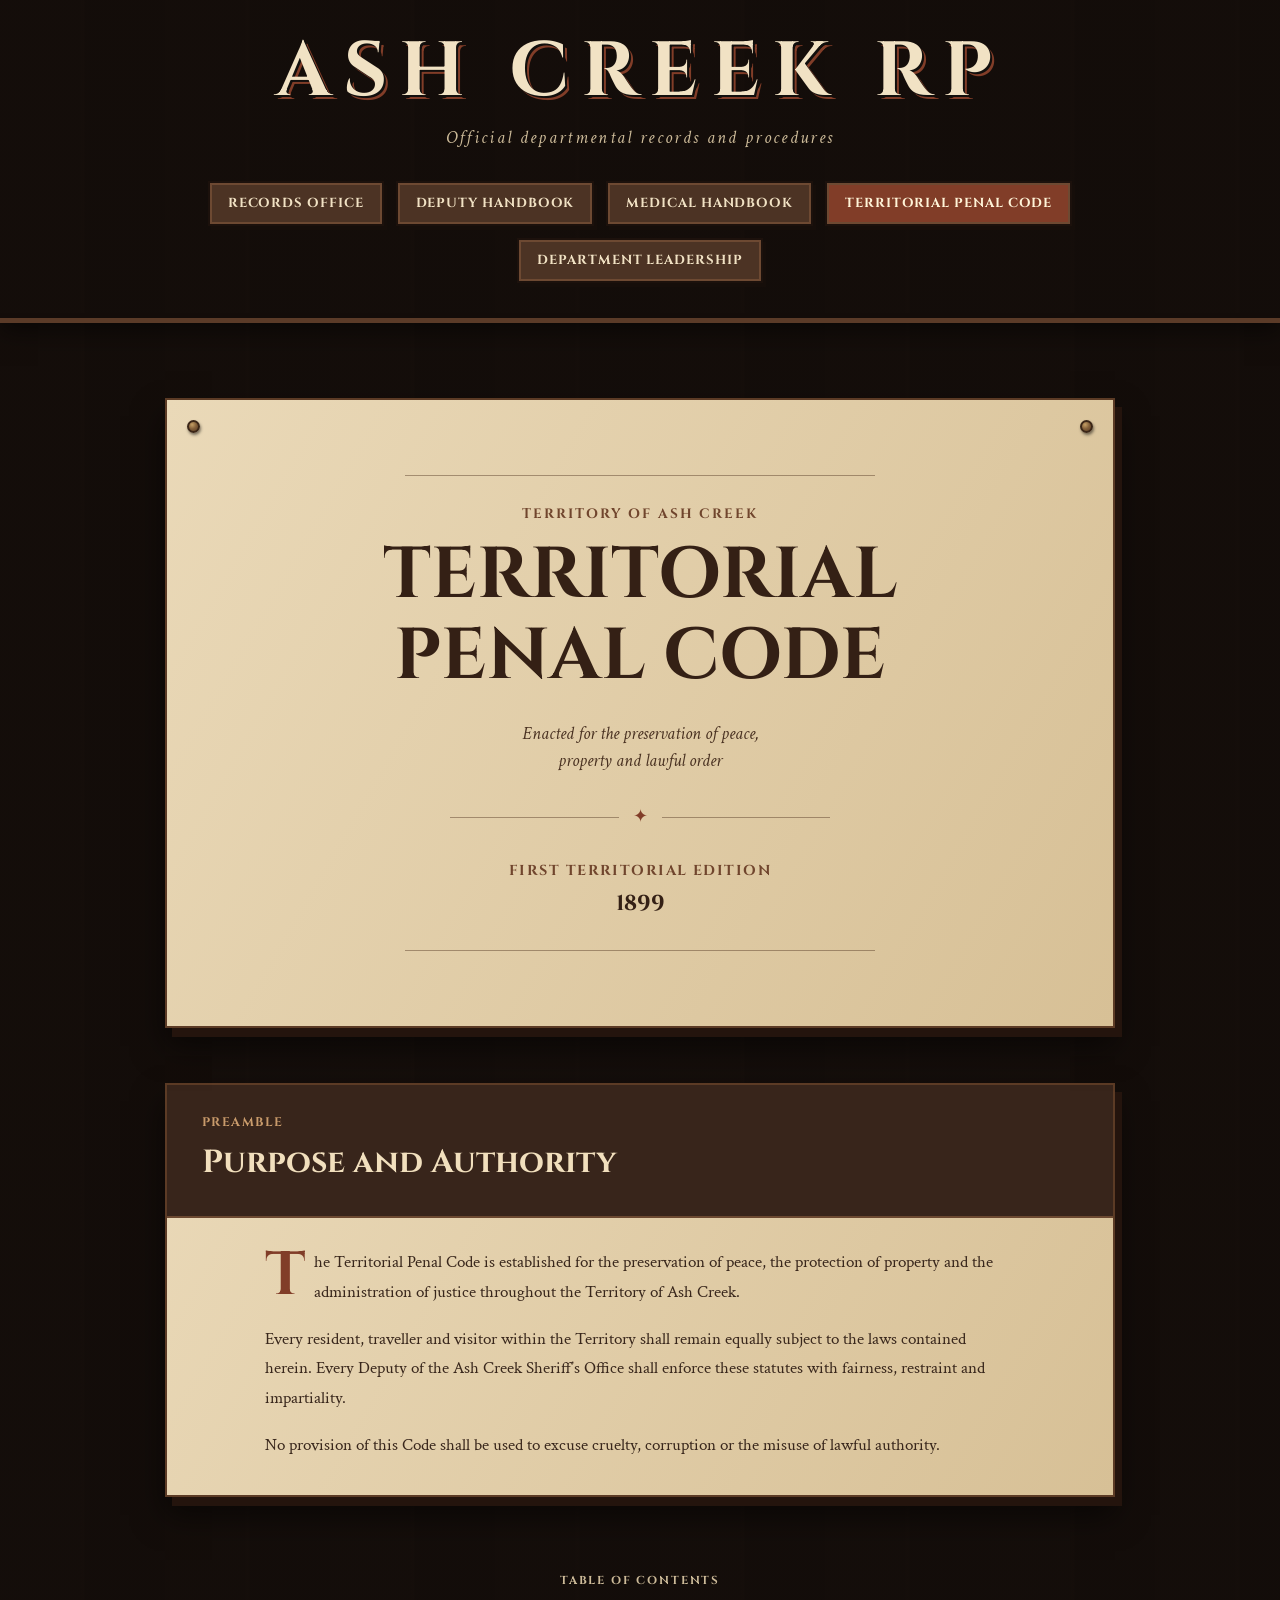
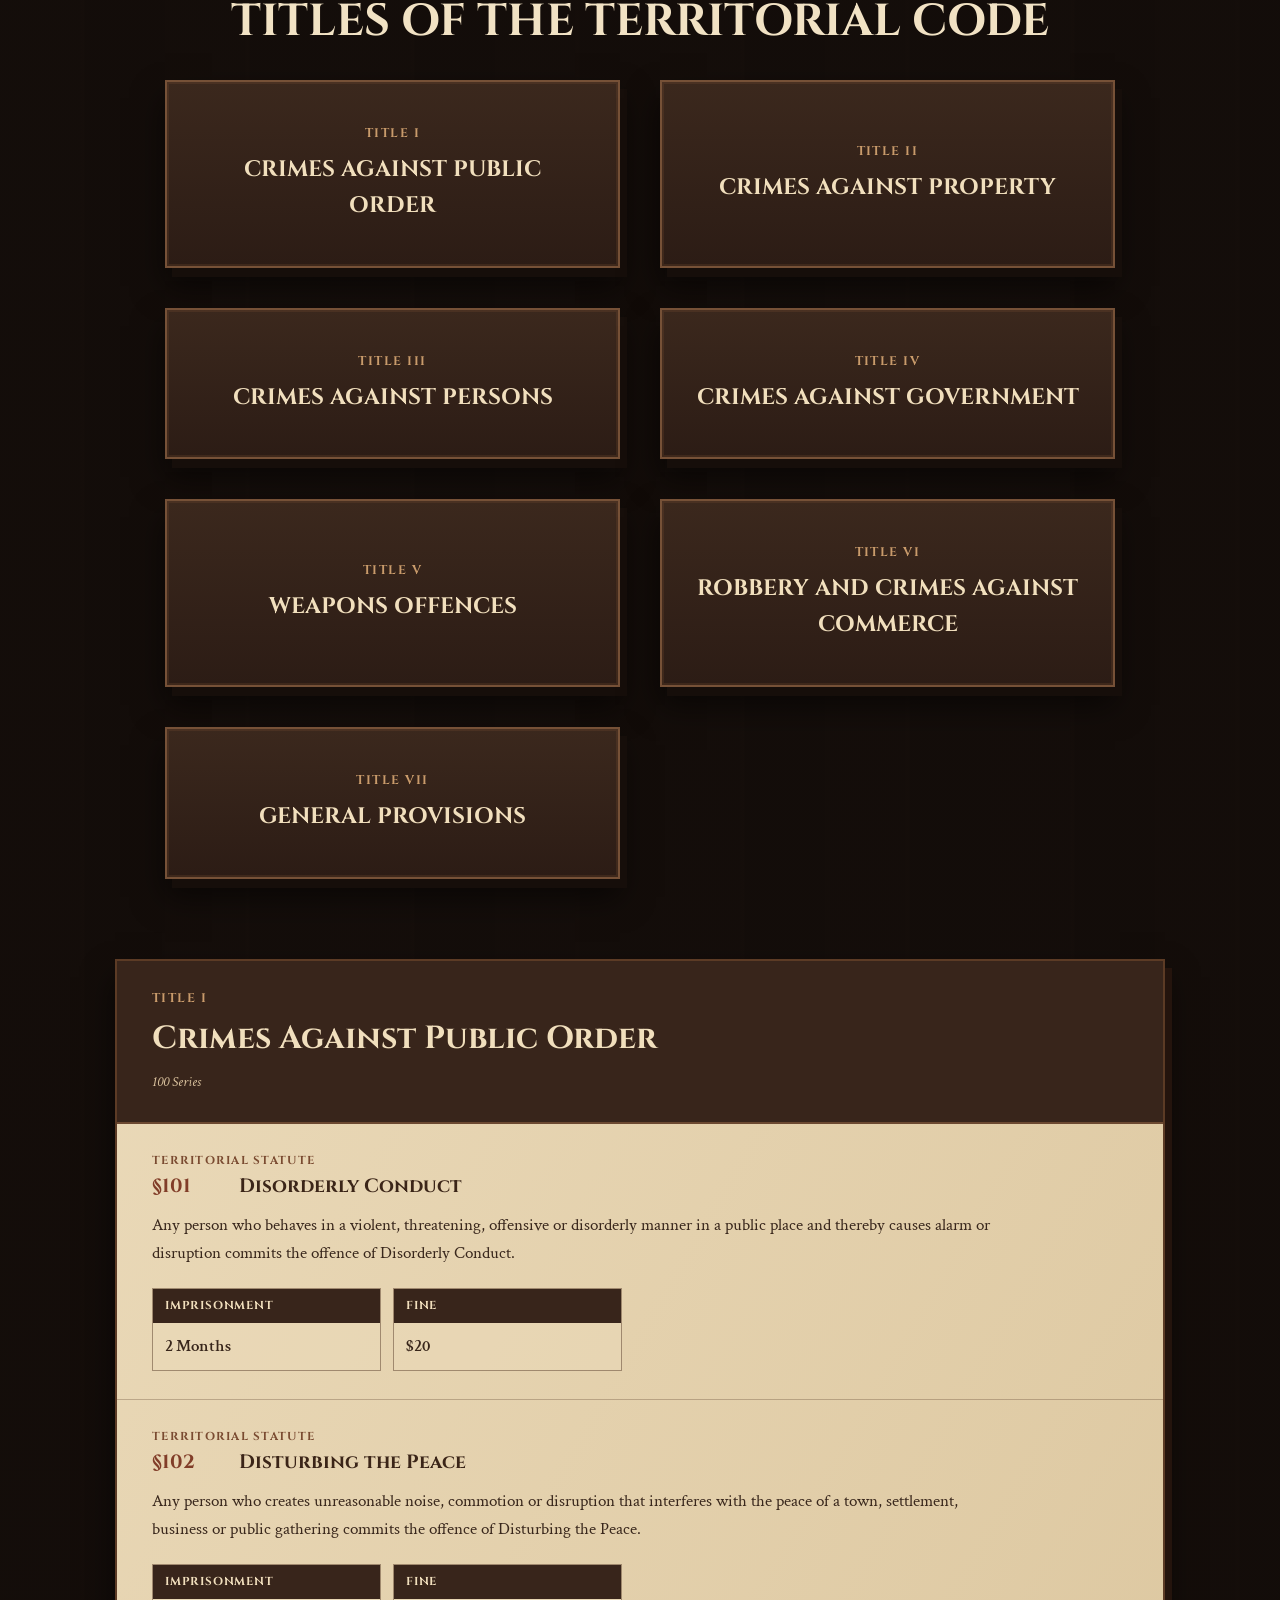
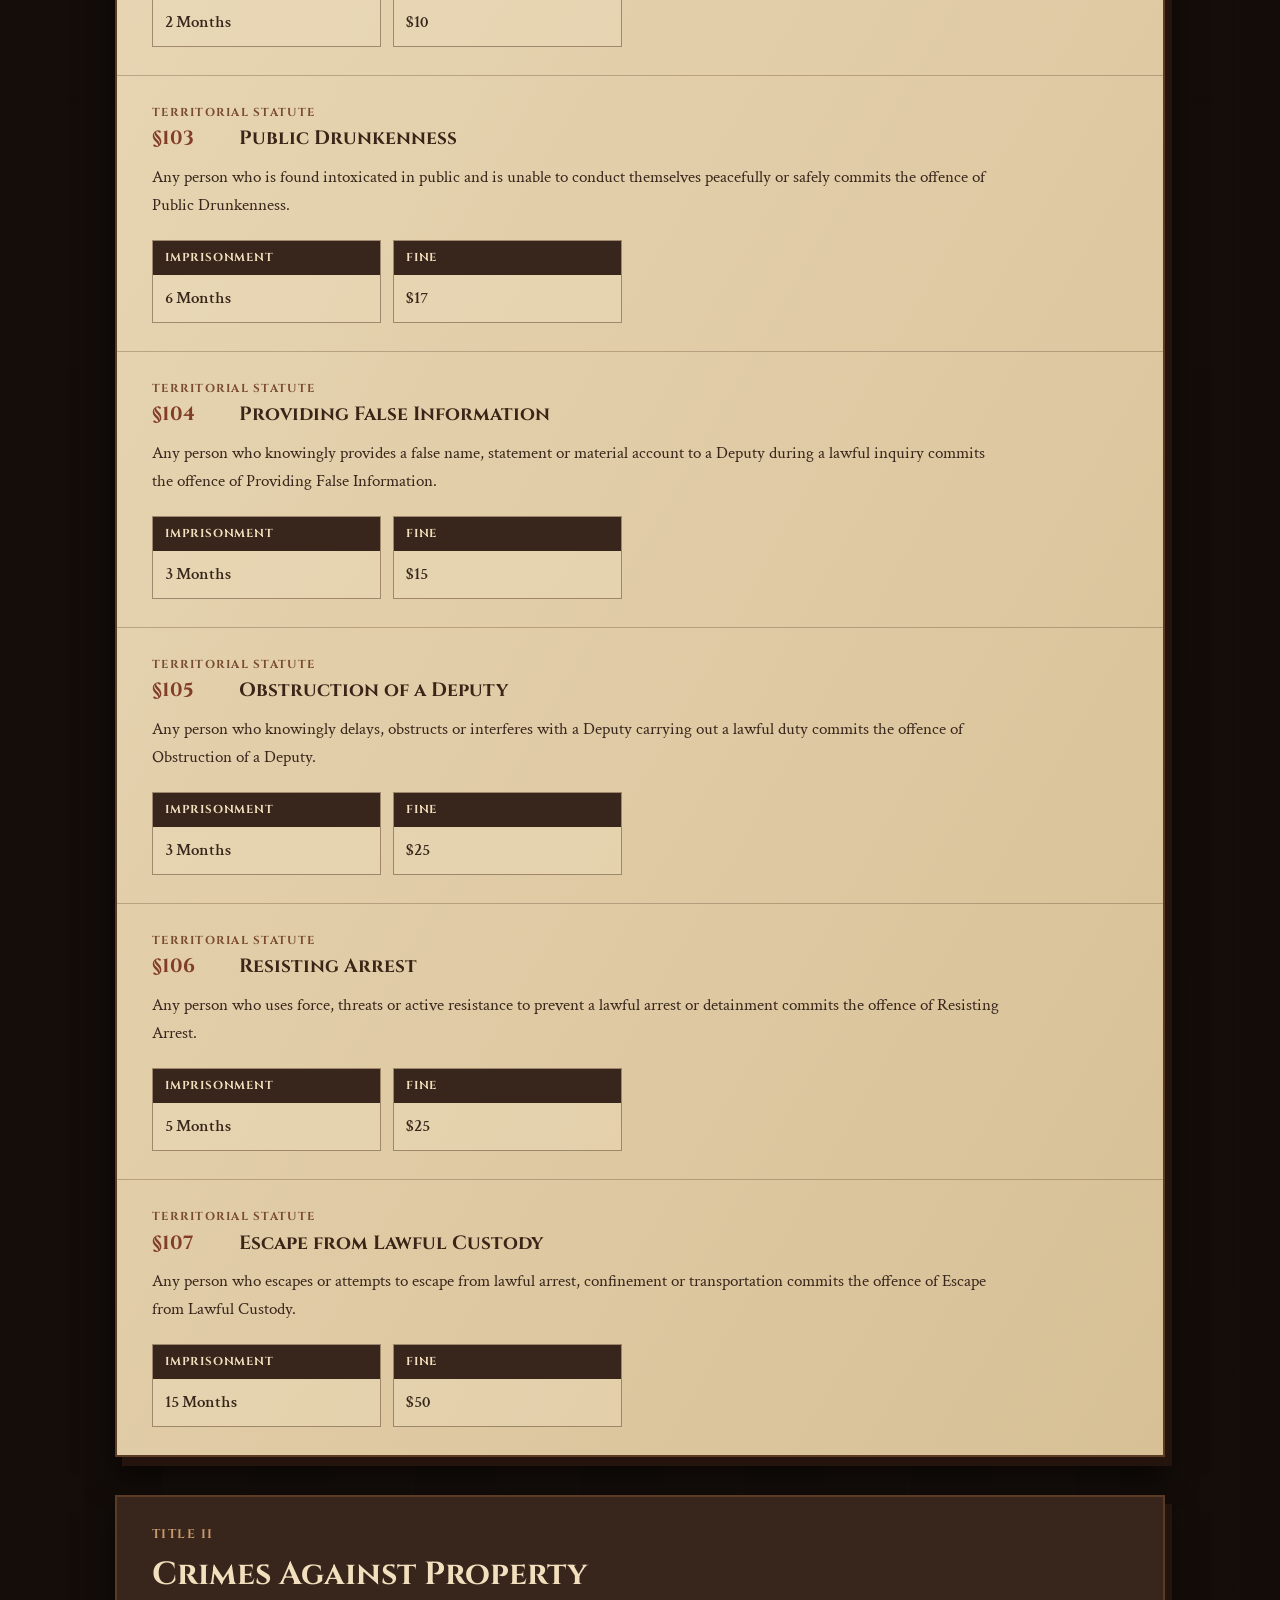
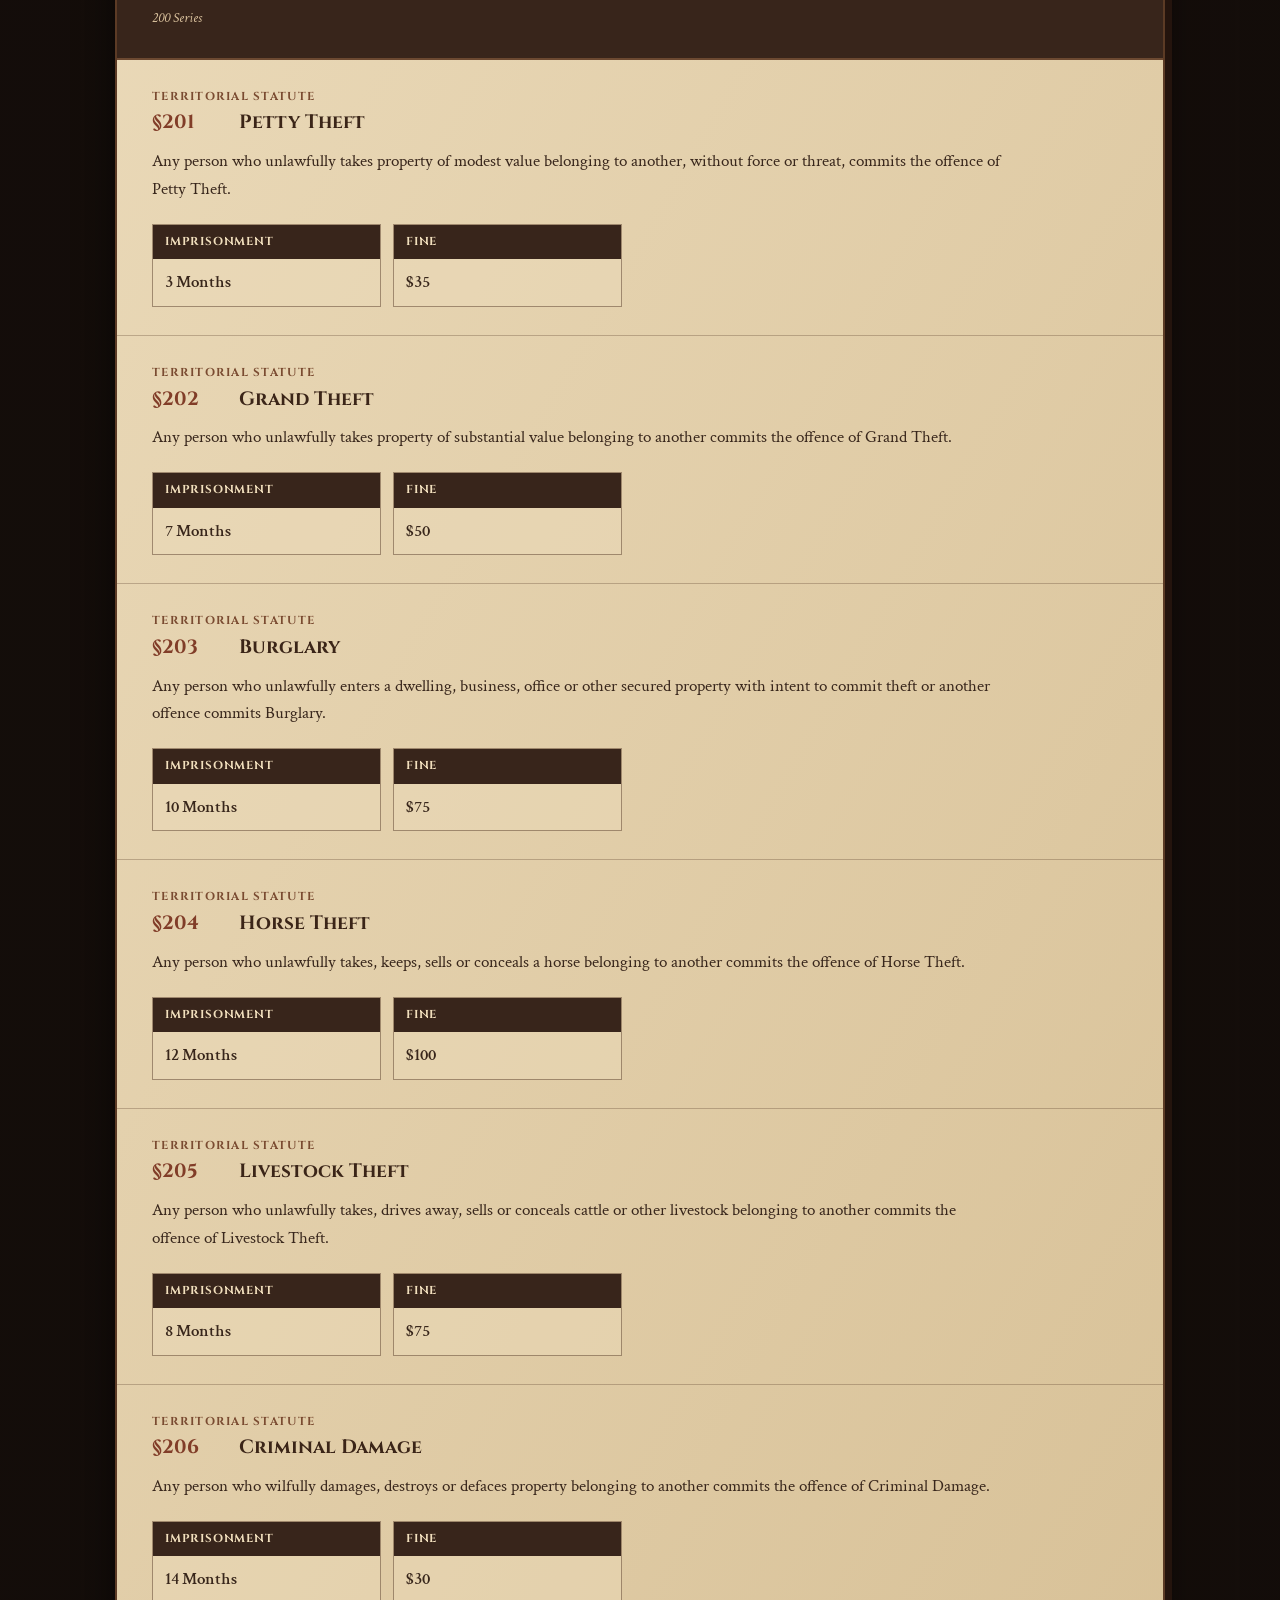
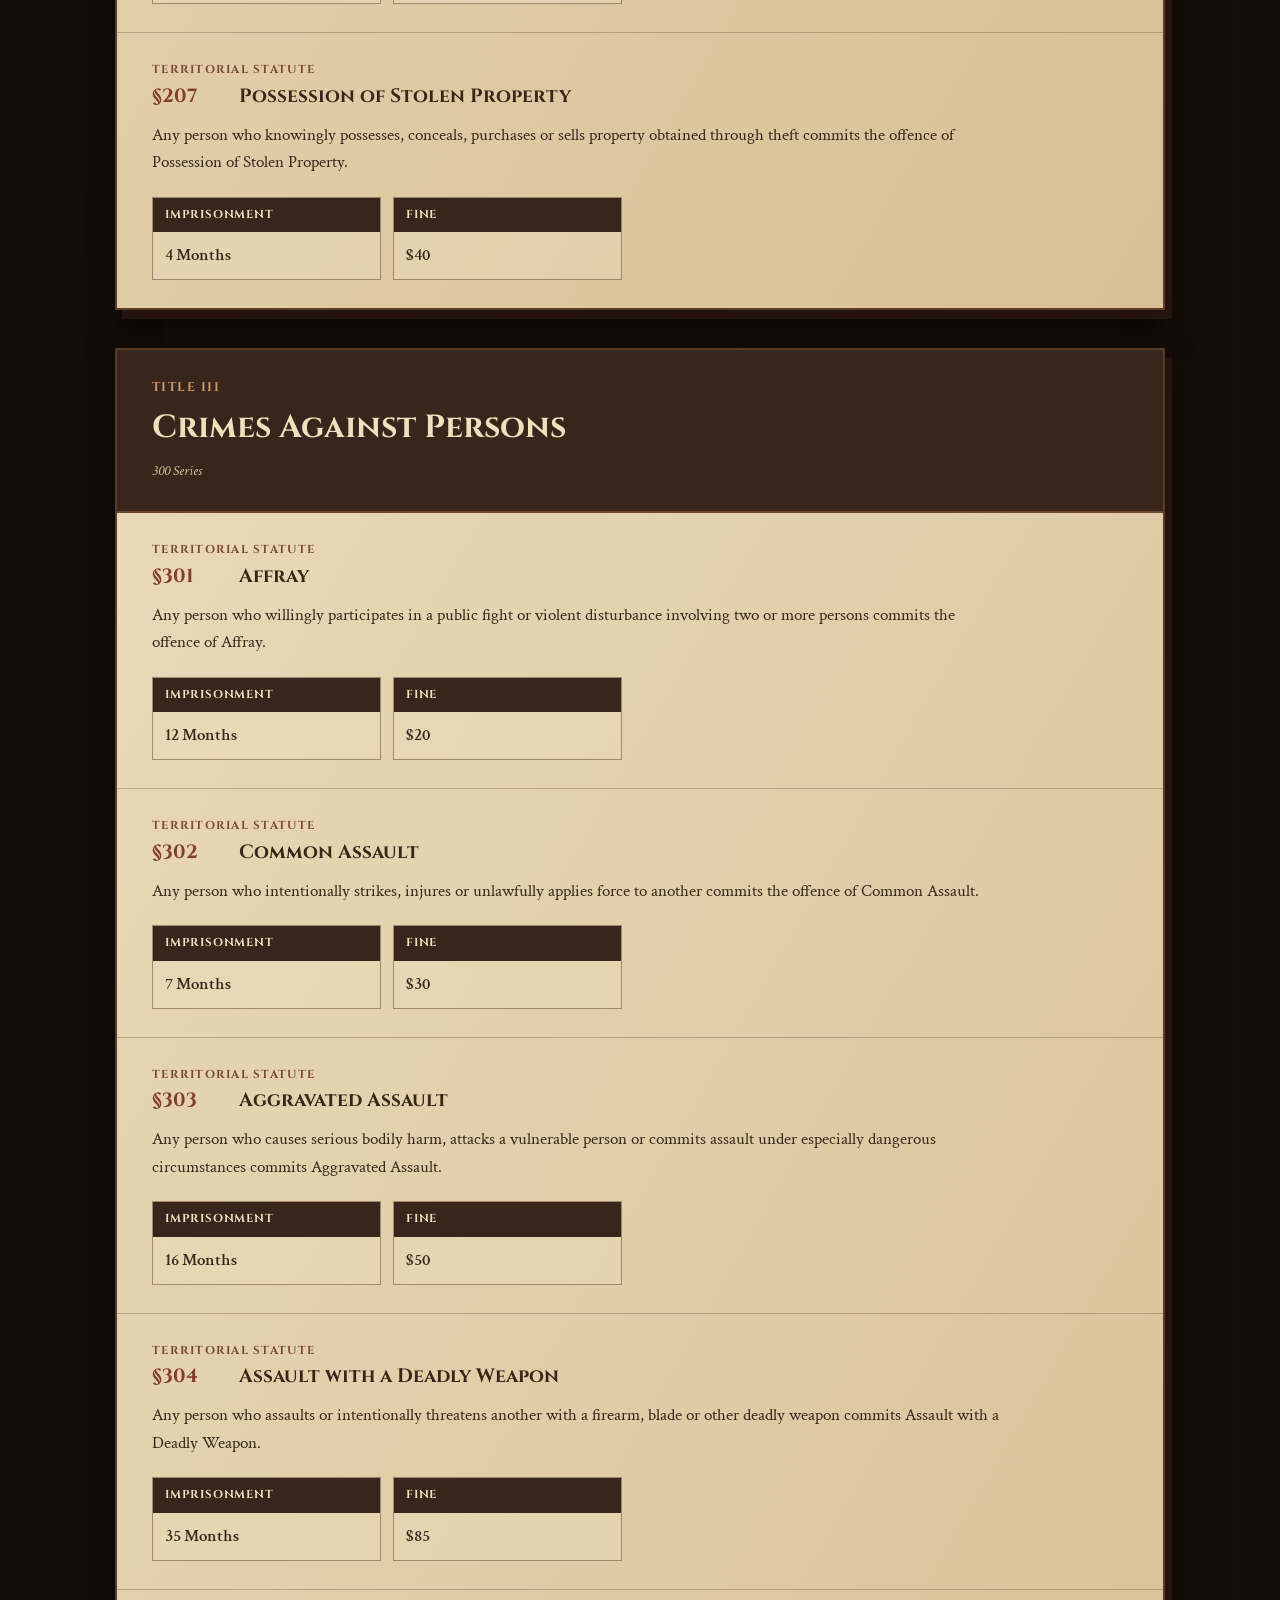
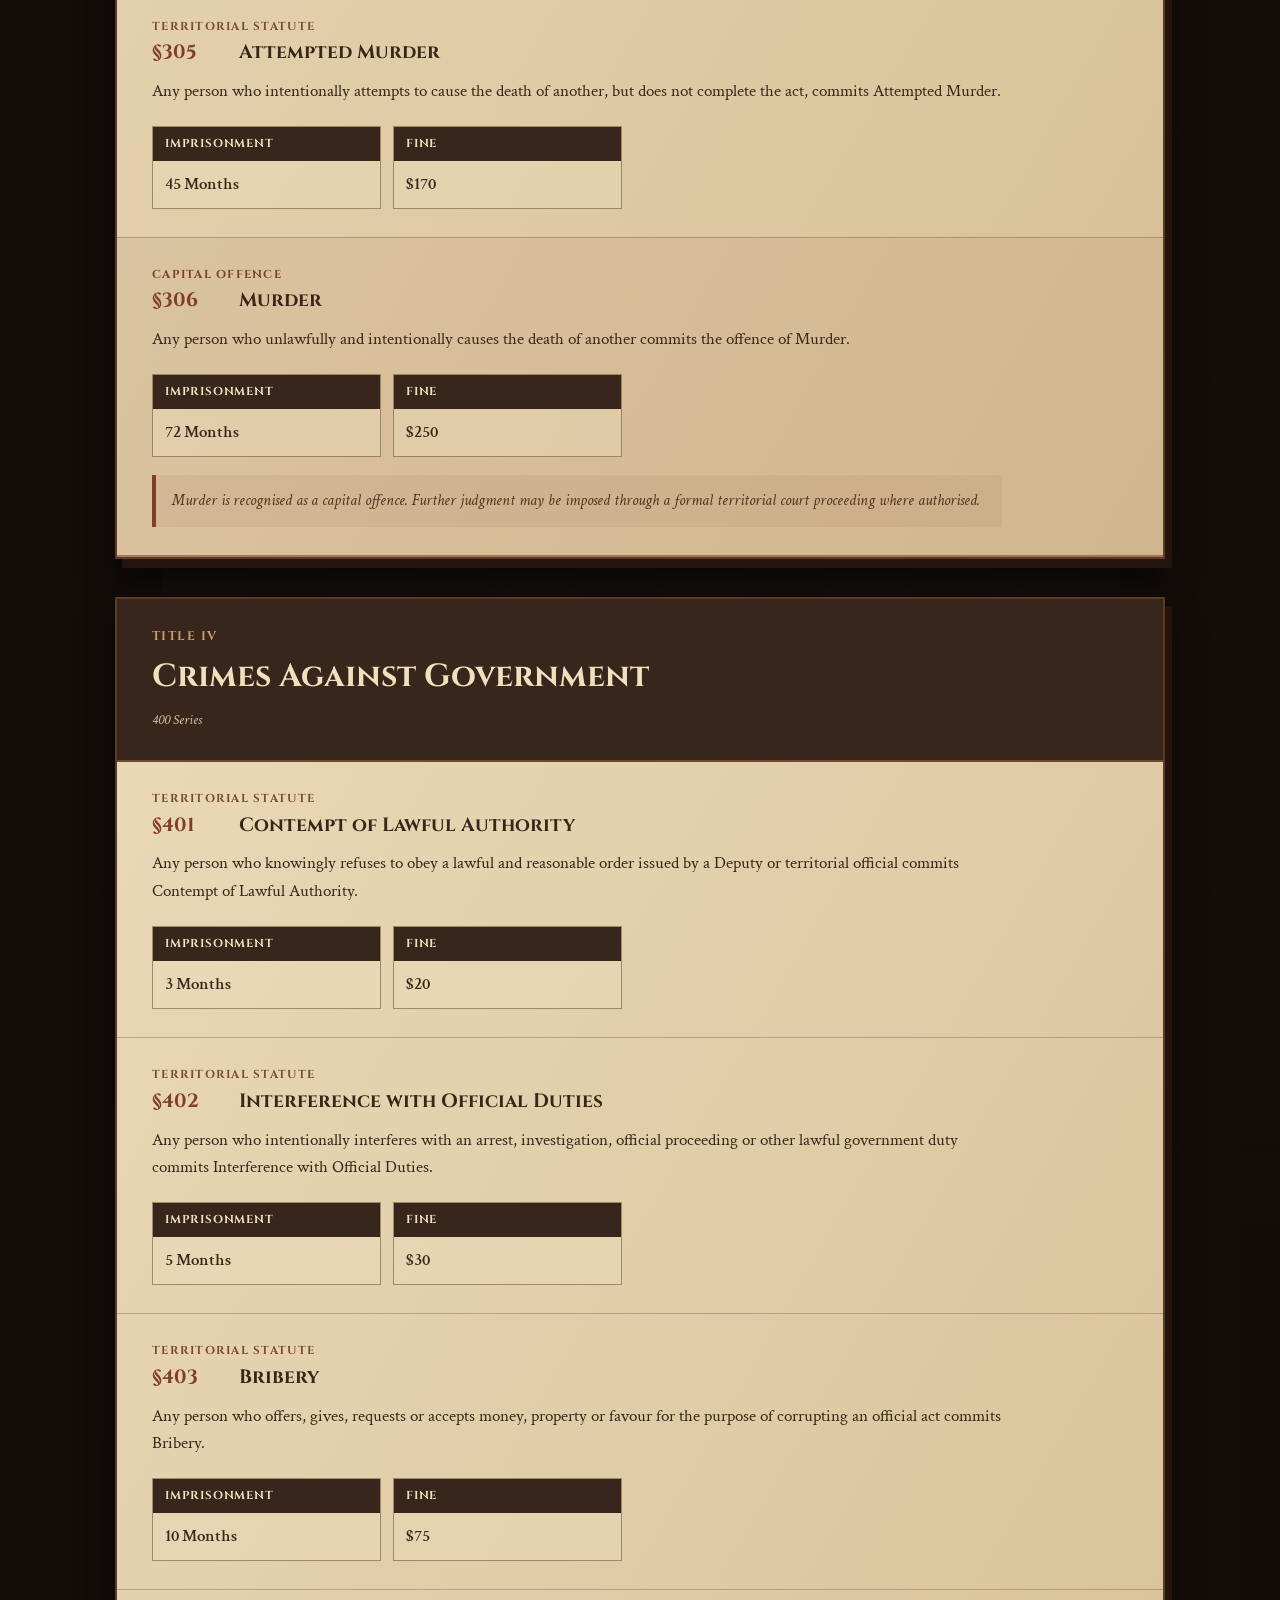
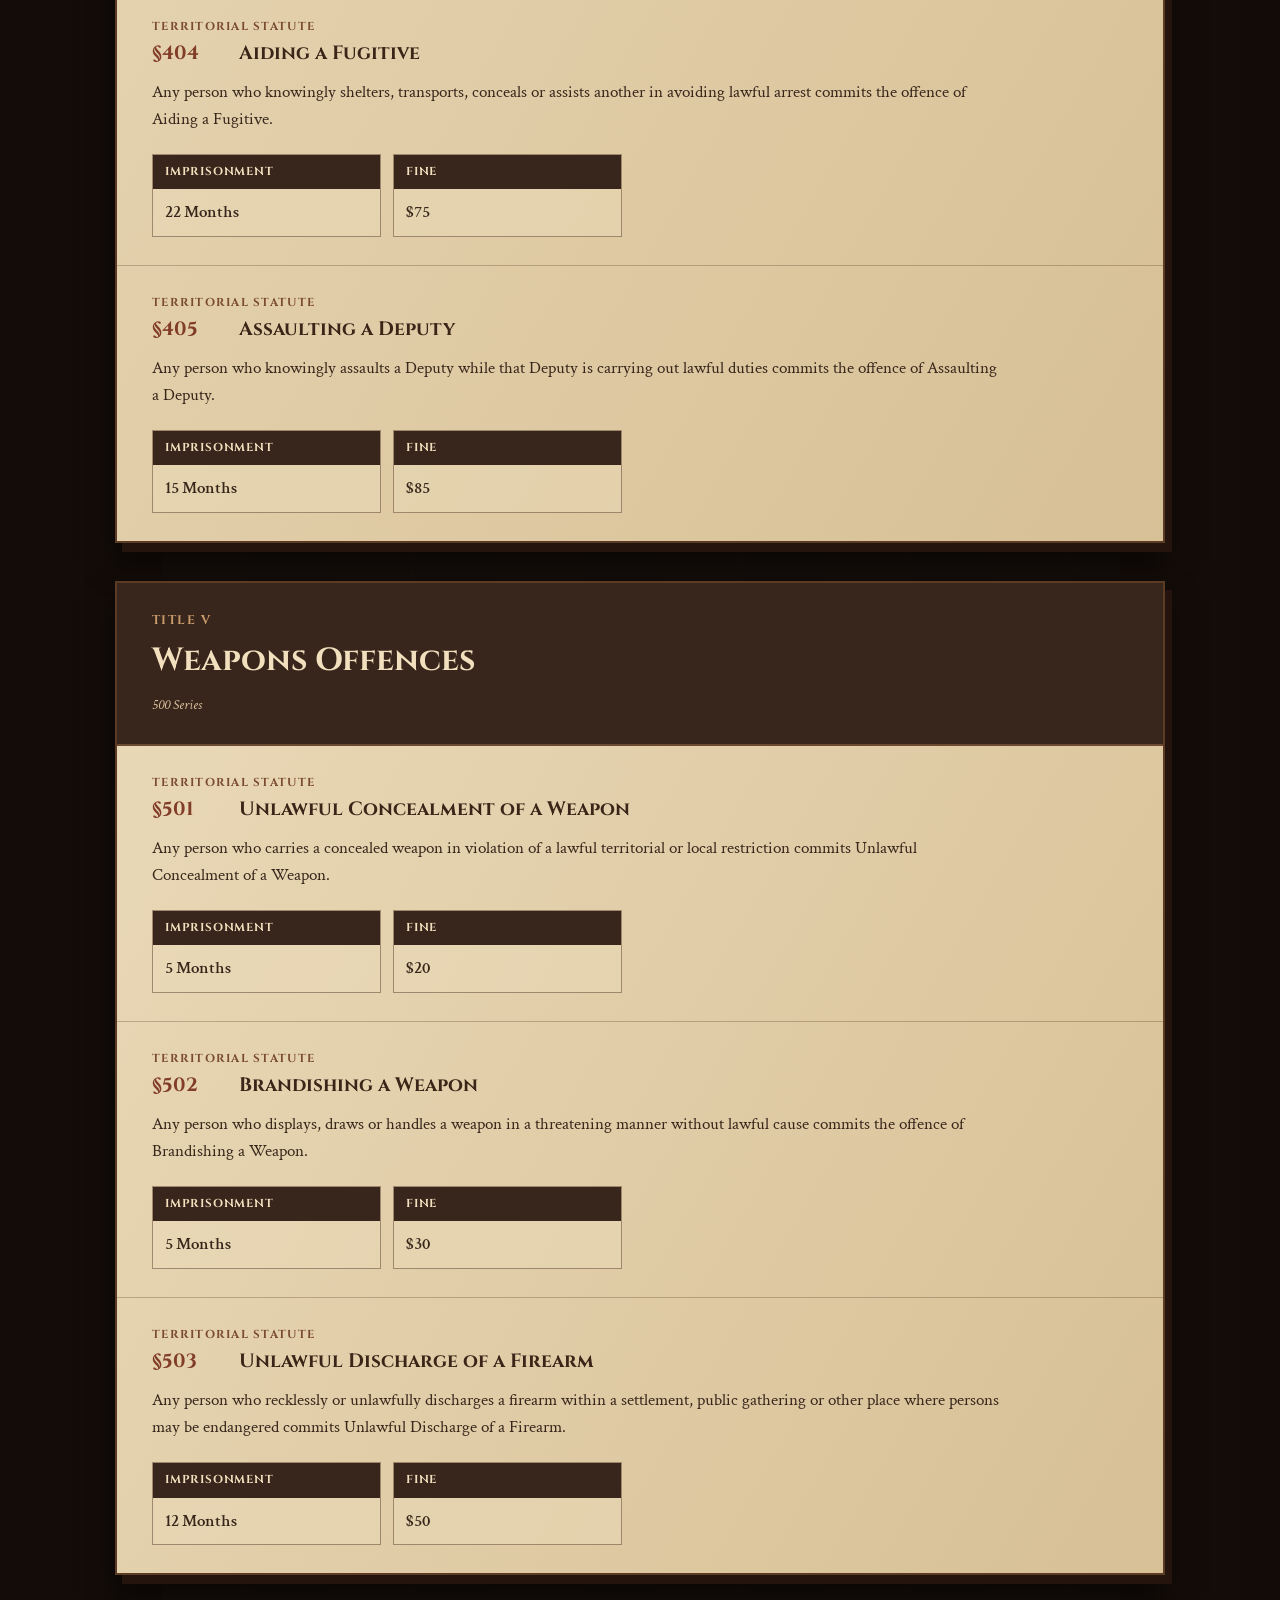
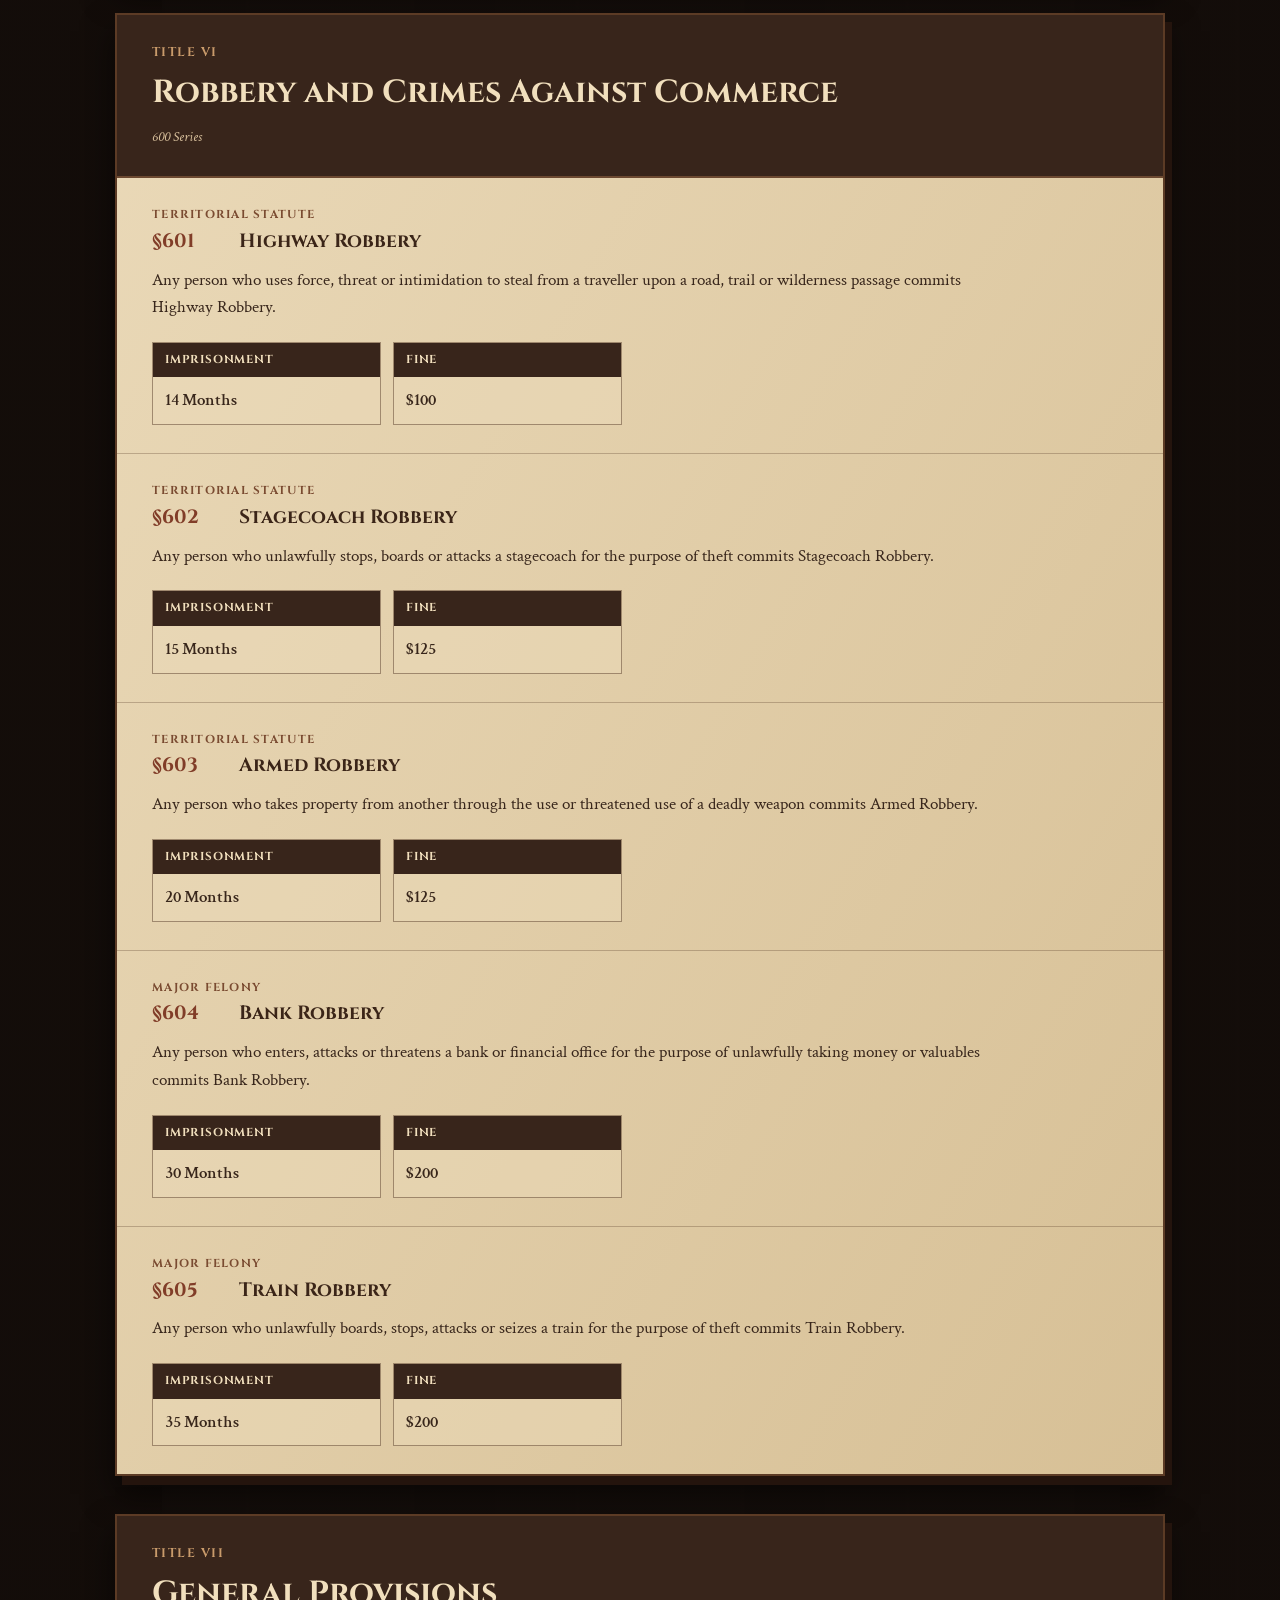
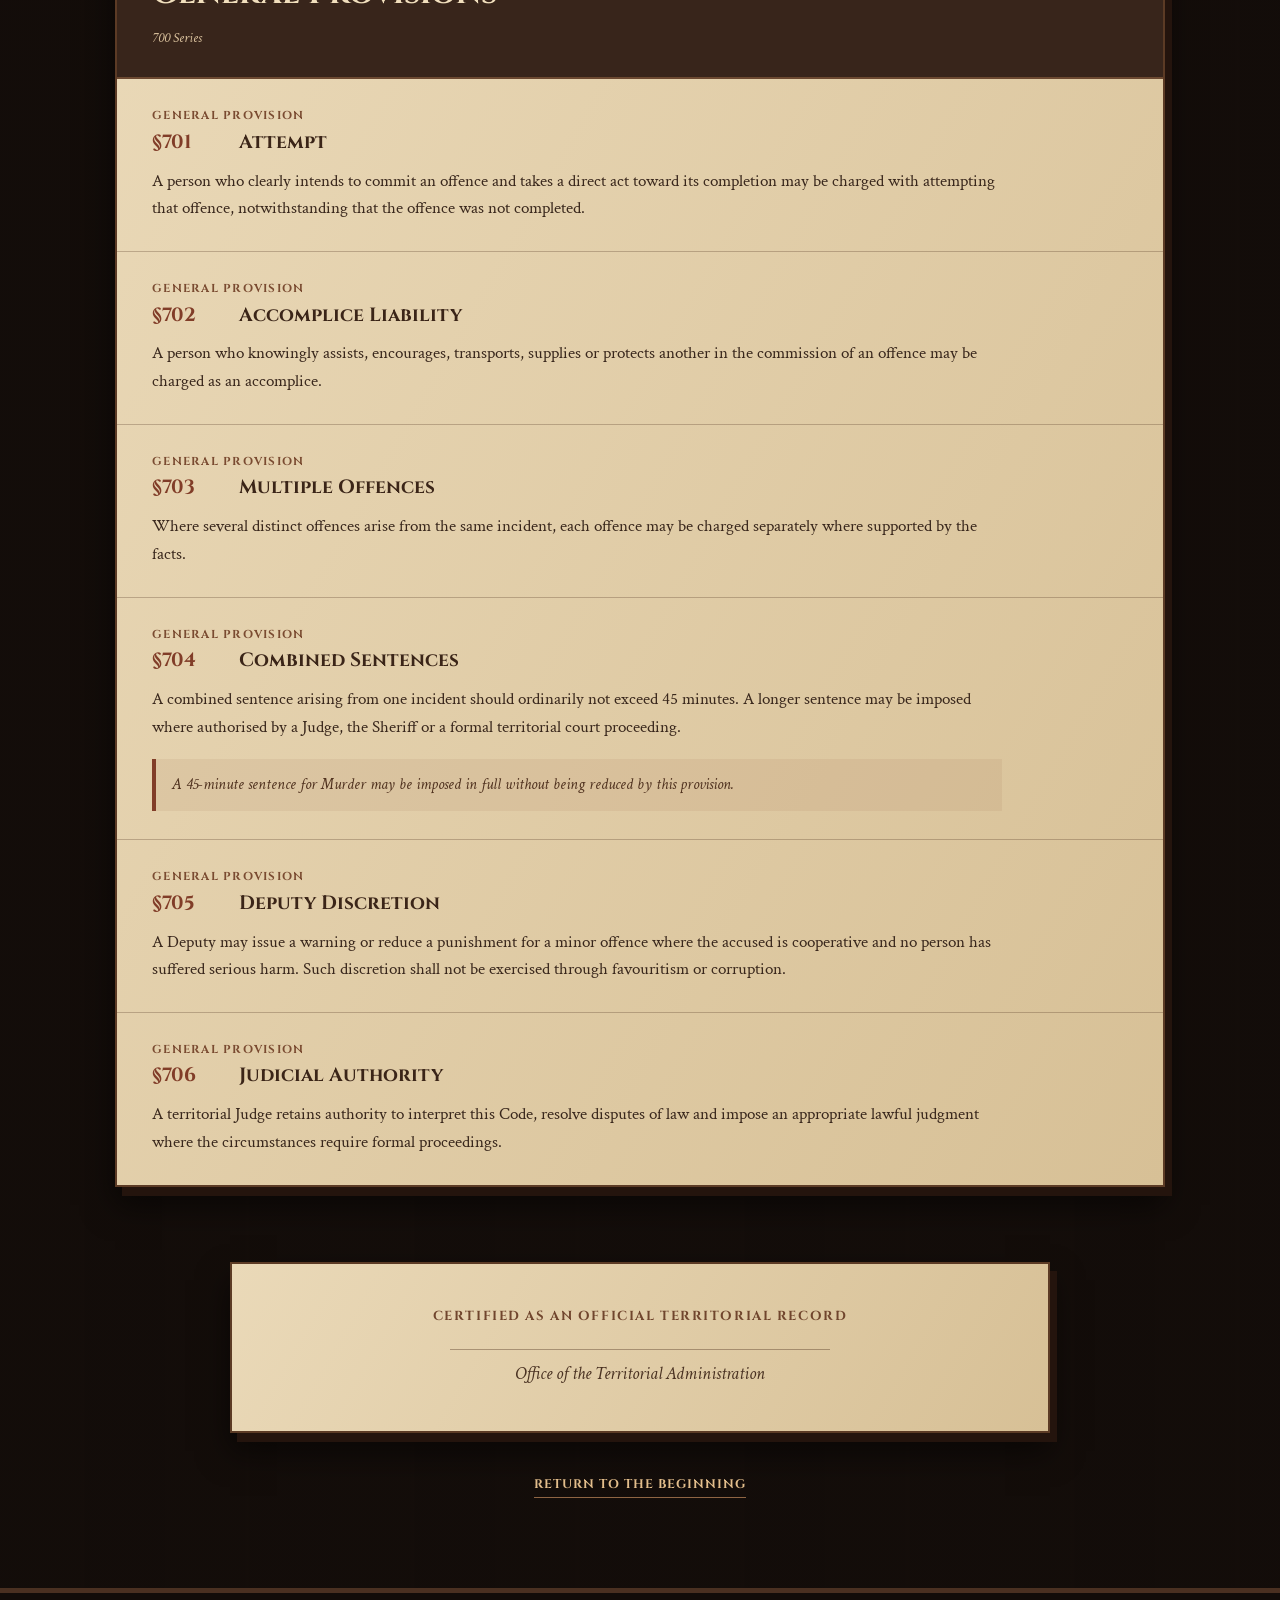
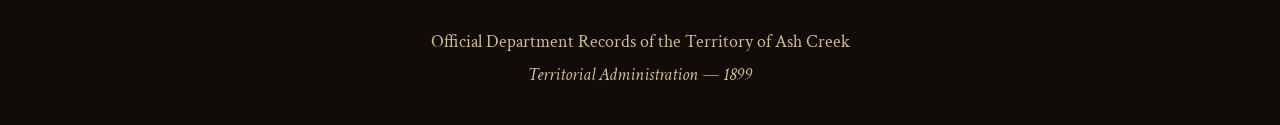
<file: penalcode.html>
<!DOCTYPE html>
<html lang="en">
<head>
    <meta charset="UTF-8">

    <meta
        name="viewport"
        content="width=device-width, initial-scale=1.0"
    >

    <meta
        name="description"
        content="The official Territorial Penal Code of Ash Creek."
    >

    <title>
        Territorial Penal Code | Ash Creek Departmental Records
    </title>

    <link rel="stylesheet" href="style.css">

    <link rel="preconnect" href="https://fonts.googleapis.com">
    <link
        rel="preconnect"
        href="https://fonts.gstatic.com"
        crossorigin
    >

    <link
        href="https://fonts.googleapis.com/css2?family=Cinzel:wght@500;600;700&family=Crimson+Text:ital,wght@0,400;0,600;1,400&display=swap"
    rel="stylesheet"
    >
</head>

<body class="penal-code-page" id="top">

    <header class="site-header">
  <div class="logo">
    <h1>Ash Creek RP</h1>
    <p>Official departmental records and procedures</p>
  </div>

  <nav aria-label="Main navigation">
    <a href="index.html">Records Office</a>
    <a href="law.html">Deputy Handbook</a>
    <a href="doctors.html">Medical Handbook</a>
    <a href="penalcode.html" class="active">Territorial Penal Code</a>
    <a href="leadership.html">Department Leadership</a>
  </nav>
</header>

    <main class="penal-code-main">

        <!-- Law-book title page -->
        <section class="penal-code-cover-wrap">

  <div class="law-book-cover pinned-panel">

    <span
      class="paper-pin paper-pin-left"
      aria-hidden="true"
    ></span>

    <span
      class="paper-pin paper-pin-right"
      aria-hidden="true"
    ></span>

    <div class="law-book-rule"></div>

    <p class="law-book-jurisdiction">
      Territory of Ash Creek
    </p>

    <h2 id="code-title">
      Territorial Penal Code
    </h2>

    <p class="law-book-authority">
      Enacted for the preservation of peace,<br>
      property and lawful order
    </p>

    <div class="law-book-divider">
      <span aria-hidden="true">&#10022;</span>
    </div>

    <p class="law-book-edition">
      First Territorial Edition
    </p>

    <p class="law-book-year">
      1899
    </p>

    <div class="law-book-rule"></div>

  </div>

</section>

        <!-- Preamble -->
        <section class="code-section code-preamble" id="preamble">

            <header class="code-section-heading">
                <p>Preamble</p>
                <h2>Purpose and Authority</h2>
            </header>

            <p class="code-opening-letter">
                The Territorial Penal Code is established for the
                preservation of peace, the protection of property and the
                administration of justice throughout the Territory of
                Ash Creek.
            </p>

            <p>
                Every resident, traveller and visitor within the Territory
                shall remain equally subject to the laws contained herein.
                Every Deputy of the Ash Creek Sheriff&rsquo;s Office shall
                enforce these statutes with fairness, restraint and
                impartiality.
            </p>

            <p>
                No provision of this Code shall be used to excuse cruelty,
                corruption or the misuse of lawful authority.
            </p>

        </section>

        <!-- Contents -->
        <section class="chapter-directory code-directory">

  <div class="section-heading">
    <p>Table of Contents</p>
    <h2>Titles of the Territorial Code</h2>
  </div>

  <div class="chapter-grid">

    <a href="#title-one" class="chapter-board">
      <span>Title I</span>
      <h3>Crimes Against Public Order</h3>
    </a>

    <a href="#title-two" class="chapter-board">
      <span>Title II</span>
      <h3>Crimes Against Property</h3>
    </a>

    <a href="#title-three" class="chapter-board">
      <span>Title III</span>
      <h3>Crimes Against Persons</h3>
    </a>

    <a href="#title-four" class="chapter-board">
      <span>Title IV</span>
      <h3>Crimes Against Government</h3>
    </a>

    <a href="#title-five" class="chapter-board">
      <span>Title V</span>
      <h3>Weapons Offences</h3>
    </a>

    <a href="#title-six" class="chapter-board">
      <span>Title VI</span>
      <h3>Robbery and Crimes Against Commerce</h3>
    </a>

    <a href="#general-provisions" class="chapter-board">
      <span>Title VII</span>
      <h3>General Provisions</h3>
    </a>

  </div>

</section>
        <!-- TITLE I -->
        <section class="penal-code-content">
        <section class="code-section code-title" id="title-one">

            <header class="code-title-heading">
                <p>Title I</p>
                <h2>Crimes Against Public Order</h2>
                <span class="code-title-number">100 Series</span>
            </header>

            <article class="statute" id="section-101">

                <header class="statute-heading">
                    <p>Territorial Statute</p>
                    <h3>
                        <span>&sect;101</span>
                        Disorderly Conduct
                    </h3>
                </header>

                <p>
                    Any person who behaves in a violent, threatening,
                    offensive or disorderly manner in a public place and
                    thereby causes alarm or disruption commits the offence
                    of Disorderly Conduct.
                </p>

                <dl class="penalty-list">
                    <div>
                        <dt>Imprisonment</dt>
                        <dd>2 Months</dd>
                    </div>

                    <div>
                        <dt>Fine</dt>
                        <dd>$20</dd>
                    </div>
                </dl>

            </article>

            <article class="statute" id="section-102">

                <header class="statute-heading">
                    <p>Territorial Statute</p>
                    <h3>
                        <span>&sect;102</span>
                        Disturbing the Peace
                    </h3>
                </header>

                <p>
                    Any person who creates unreasonable noise, commotion or
                    disruption that interferes with the peace of a town,
                    settlement, business or public gathering commits the
                    offence of Disturbing the Peace.
                </p>

                <dl class="penalty-list">
                    <div>
                        <dt>Imprisonment</dt>
                        <dd>2 Months</dd>
                    </div>

                    <div>
                        <dt>Fine</dt>
                        <dd>$10</dd>
                    </div>
                </dl>

            </article>

            <article class="statute" id="section-103">

                <header class="statute-heading">
                    <p>Territorial Statute</p>
                    <h3>
                        <span>&sect;103</span>
                        Public Drunkenness
                    </h3>
                </header>

                <p>
                    Any person who is found intoxicated in public and is
                    unable to conduct themselves peacefully or safely
                    commits the offence of Public Drunkenness.
                </p>

                <dl class="penalty-list">
                    <div>
                        <dt>Imprisonment</dt>
                        <dd>6 Months</dd>
                    </div>

                    <div>
                        <dt>Fine</dt>
                        <dd>$17</dd>
                    </div>
                </dl>

            </article>

            <article class="statute" id="section-104">

                <header class="statute-heading">
                    <p>Territorial Statute</p>
                    <h3>
                        <span>&sect;104</span>
                        Providing False Information
                    </h3>
                </header>

                <p>
                    Any person who knowingly provides a false name,
                    statement or material account to a Deputy during a
                    lawful inquiry commits the offence of Providing False
                    Information.
                </p>

                <dl class="penalty-list">
                    <div>
                        <dt>Imprisonment</dt>
                        <dd>3 Months</dd>
                    </div>

                    <div>
                        <dt>Fine</dt>
                        <dd>$15</dd>
                    </div>
                </dl>

            </article>

            <article class="statute" id="section-105">

                <header class="statute-heading">
                    <p>Territorial Statute</p>
                    <h3>
                        <span>&sect;105</span>
                        Obstruction of a Deputy
                    </h3>
                </header>

                <p>
                    Any person who knowingly delays, obstructs or interferes
                    with a Deputy carrying out a lawful duty commits the
                    offence of Obstruction of a Deputy.
                </p>

                <dl class="penalty-list">
                    <div>
                        <dt>Imprisonment</dt>
                        <dd>3 Months</dd>
                    </div>

                    <div>
                        <dt>Fine</dt>
                        <dd>$25</dd>
                    </div>
                </dl>

            </article>

            <article class="statute" id="section-106">

                <header class="statute-heading">
                    <p>Territorial Statute</p>
                    <h3>
                        <span>&sect;106</span>
                        Resisting Arrest
                    </h3>
                </header>

                <p>
                    Any person who uses force, threats or active resistance
                    to prevent a lawful arrest or detainment commits the
                    offence of Resisting Arrest.
                </p>

                <dl class="penalty-list">
                    <div>
                        <dt>Imprisonment</dt>
                        <dd>5 Months</dd>
                    </div>

                    <div>
                        <dt>Fine</dt>
                        <dd>$25</dd>
                    </div>
                </dl>

            </article>

            <article class="statute" id="section-107">

                <header class="statute-heading">
                    <p>Territorial Statute</p>
                    <h3>
                        <span>&sect;107</span>
                        Escape from Lawful Custody
                    </h3>
                </header>

                <p>
                    Any person who escapes or attempts to escape from lawful
                    arrest, confinement or transportation commits the
                    offence of Escape from Lawful Custody.
                </p>

                <dl class="penalty-list">
                    <div>
                        <dt>Imprisonment</dt>
                        <dd>15 Months</dd>
                    </div>

                    <div>
                        <dt>Fine</dt>
                        <dd>$50</dd>
                    </div>
                </dl>

            </article>

        </section>

        <!-- TITLE II -->
        <section class="code-section code-title" id="title-two">

            <header class="code-title-heading">
                <p>Title II</p>
                <h2>Crimes Against Property</h2>
                <span class="code-title-number">200 Series</span>
            </header>

            <article class="statute" id="section-201">

                <header class="statute-heading">
                    <p>Territorial Statute</p>
                    <h3>
                        <span>&sect;201</span>
                        Petty Theft
                    </h3>
                </header>

                <p>
                    Any person who unlawfully takes property of modest value
                    belonging to another, without force or threat, commits
                    the offence of Petty Theft.
                </p>

                <dl class="penalty-list">
                    <div>
                        <dt>Imprisonment</dt>
                        <dd>3 Months</dd>
                    </div>

                    <div>
                        <dt>Fine</dt>
                        <dd>$35</dd>
                    </div>
                </dl>

            </article>

            <article class="statute" id="section-202">

                <header class="statute-heading">
                    <p>Territorial Statute</p>
                    <h3>
                        <span>&sect;202</span>
                        Grand Theft
                    </h3>
                </header>

                <p>
                    Any person who unlawfully takes property of substantial
                    value belonging to another commits the offence of Grand
                    Theft.
                </p>

                <dl class="penalty-list">
                    <div>
                        <dt>Imprisonment</dt>
                        <dd>7 Months</dd>
                    </div>

                    <div>
                        <dt>Fine</dt>
                        <dd>$50</dd>
                    </div>
                </dl>

            </article>

            <article class="statute" id="section-203">

                <header class="statute-heading">
                    <p>Territorial Statute</p>
                    <h3>
                        <span>&sect;203</span>
                        Burglary
                    </h3>
                </header>

                <p>
                    Any person who unlawfully enters a dwelling, business,
                    office or other secured property with intent to commit
                    theft or another offence commits Burglary.
                </p>

                <dl class="penalty-list">
                    <div>
                        <dt>Imprisonment</dt>
                        <dd>10 Months</dd>
                    </div>

                    <div>
                        <dt>Fine</dt>
                        <dd>$75</dd>
                    </div>
                </dl>

            </article>

            <article class="statute" id="section-204">

                <header class="statute-heading">
                    <p>Territorial Statute</p>
                    <h3>
                        <span>&sect;204</span>
                        Horse Theft
                    </h3>
                </header>

                <p>
                    Any person who unlawfully takes, keeps, sells or
                    conceals a horse belonging to another commits the
                    offence of Horse Theft.
                </p>

                <dl class="penalty-list">
                    <div>
                        <dt>Imprisonment</dt>
                        <dd>12 Months</dd>
                    </div>

                    <div>
                        <dt>Fine</dt>
                        <dd>$100</dd>
                    </div>
                </dl>

            </article>

            <article class="statute" id="section-205">

                <header class="statute-heading">
                    <p>Territorial Statute</p>
                    <h3>
                        <span>&sect;205</span>
                        Livestock Theft
                    </h3>
                </header>

                <p>
                    Any person who unlawfully takes, drives away, sells or
                    conceals cattle or other livestock belonging to another
                    commits the offence of Livestock Theft.
                </p>

                <dl class="penalty-list">
                    <div>
                        <dt>Imprisonment</dt>
                        <dd>8 Months</dd>
                    </div>

                    <div>
                        <dt>Fine</dt>
                        <dd>$75</dd>
                    </div>
                </dl>

            </article>

            <article class="statute" id="section-206">

                <header class="statute-heading">
                    <p>Territorial Statute</p>
                    <h3>
                        <span>&sect;206</span>
                        Criminal Damage
                    </h3>
                </header>

                <p>
                    Any person who wilfully damages, destroys or defaces
                    property belonging to another commits the offence of
                    Criminal Damage.
                </p>

                <dl class="penalty-list">
                    <div>
                        <dt>Imprisonment</dt>
                        <dd>14 Months</dd>
                    </div>

                    <div>
                        <dt>Fine</dt>
                        <dd>$30</dd>
                    </div>
                </dl>

            </article>

            <article class="statute" id="section-207">

                <header class="statute-heading">
                    <p>Territorial Statute</p>
                    <h3>
                        <span>&sect;207</span>
                        Possession of Stolen Property
                    </h3>
                </header>

                <p>
                    Any person who knowingly possesses, conceals, purchases
                    or sells property obtained through theft commits the
                    offence of Possession of Stolen Property.
                </p>

                <dl class="penalty-list">
                    <div>
                        <dt>Imprisonment</dt>
                        <dd>4 Months</dd>
                    </div>

                    <div>
                        <dt>Fine</dt>
                        <dd>$40</dd>
                    </div>
                </dl>

            </article>

        </section>

        <!-- TITLE III -->
        <section class="code-section code-title" id="title-three">

            <header class="code-title-heading">
                <p>Title III</p>
                <h2>Crimes Against Persons</h2>
                <span class="code-title-number">300 Series</span>
            </header>

            <article class="statute" id="section-301">

                <header class="statute-heading">
                    <p>Territorial Statute</p>
                    <h3>
                        <span>&sect;301</span>
                        Affray
                    </h3>
                </header>

                <p>
                    Any person who willingly participates in a public fight
                    or violent disturbance involving two or more persons
                    commits the offence of Affray.
                </p>

                <dl class="penalty-list">
                    <div>
                        <dt>Imprisonment</dt>
                        <dd>12 Months</dd>
                    </div>

                    <div>
                        <dt>Fine</dt>
                        <dd>$20</dd>
                    </div>
                </dl>

            </article>

            <article class="statute" id="section-302">

                <header class="statute-heading">
                    <p>Territorial Statute</p>
                    <h3>
                        <span>&sect;302</span>
                        Common Assault
                    </h3>
                </header>

                <p>
                    Any person who intentionally strikes, injures or
                    unlawfully applies force to another commits the offence
                    of Common Assault.
                </p>

                <dl class="penalty-list">
                    <div>
                        <dt>Imprisonment</dt>
                        <dd>7 Months</dd>
                    </div>

                    <div>
                        <dt>Fine</dt>
                        <dd>$30</dd>
                    </div>
                </dl>

            </article>

            <article class="statute" id="section-303">

                <header class="statute-heading">
                    <p>Territorial Statute</p>
                    <h3>
                        <span>&sect;303</span>
                        Aggravated Assault
                    </h3>
                </header>

                <p>
                    Any person who causes serious bodily harm, attacks a
                    vulnerable person or commits assault under especially
                    dangerous circumstances commits Aggravated Assault.
                </p>

                <dl class="penalty-list">
                    <div>
                        <dt>Imprisonment</dt>
                        <dd>16 Months</dd>
                    </div>

                    <div>
                        <dt>Fine</dt>
                        <dd>$50</dd>
                    </div>
                </dl>

            </article>

            <article class="statute" id="section-304">

                <header class="statute-heading">
                    <p>Territorial Statute</p>
                    <h3>
                        <span>&sect;304</span>
                        Assault with a Deadly Weapon
                    </h3>
                </header>

                <p>
                    Any person who assaults or intentionally threatens
                    another with a firearm, blade or other deadly weapon
                    commits Assault with a Deadly Weapon.
                </p>

                <dl class="penalty-list">
                    <div>
                        <dt>Imprisonment</dt>
                        <dd>35 Months</dd>
                    </div>

                    <div>
                        <dt>Fine</dt>
                        <dd>$85</dd>
                    </div>
                </dl>

            </article>

            <article class="statute" id="section-305">

                <header class="statute-heading">
                    <p>Territorial Statute</p>
                    <h3>
                        <span>&sect;305</span>
                        Attempted Murder
                    </h3>
                </header>

                <p>
                    Any person who intentionally attempts to cause the death
                    of another, but does not complete the act, commits
                    Attempted Murder.
                </p>

                <dl class="penalty-list">
                    <div>
                        <dt>Imprisonment</dt>
                        <dd>45 Months</dd>
                    </div>

                    <div>
                        <dt>Fine</dt>
                        <dd>$170</dd>
                    </div>
                </dl>

            </article>

            <article class="statute statute-capital" id="section-306">

                <header class="statute-heading">
                    <p>Capital Offence</p>
                    <h3>
                        <span>&sect;306</span>
                        Murder
                    </h3>
                </header>

                <p>
                    Any person who unlawfully and intentionally causes the
                    death of another commits the offence of Murder.
                </p>

                <dl class="penalty-list">
                    <div>
                        <dt>Imprisonment</dt>
                        <dd>72 Months</dd>
                    </div>

                    <div>
                        <dt>Fine</dt>
                        <dd>$250</dd>
                    </div>
                </dl>

                <p class="statute-note">
                    Murder is recognised as a capital offence. Further
                    judgment may be imposed through a formal territorial
                    court proceeding where authorised.
                </p>

            </article>

        </section>

        <!-- TITLE IV -->
        <section class="code-section code-title" id="title-four">

            <header class="code-title-heading">
                <p>Title IV</p>
                <h2>Crimes Against Government</h2>
                <span class="code-title-number">400 Series</span>
            </header>

            <article class="statute" id="section-401">

                <header class="statute-heading">
                    <p>Territorial Statute</p>
                    <h3>
                        <span>&sect;401</span>
                        Contempt of Lawful Authority
                    </h3>
                </header>

                <p>
                    Any person who knowingly refuses to obey a lawful and
                    reasonable order issued by a Deputy or territorial
                    official commits Contempt of Lawful Authority.
                </p>

                <dl class="penalty-list">
                    <div>
                        <dt>Imprisonment</dt>
                        <dd>3 Months</dd>
                    </div>

                    <div>
                        <dt>Fine</dt>
                        <dd>$20</dd>
                    </div>
                </dl>

            </article>

            <article class="statute" id="section-402">

                <header class="statute-heading">
                    <p>Territorial Statute</p>
                    <h3>
                        <span>&sect;402</span>
                        Interference with Official Duties
                    </h3>
                </header>

                <p>
                    Any person who intentionally interferes with an arrest,
                    investigation, official proceeding or other lawful
                    government duty commits Interference with Official
                    Duties.
                </p>

                <dl class="penalty-list">
                    <div>
                        <dt>Imprisonment</dt>
                        <dd>5 Months</dd>
                    </div>

                    <div>
                        <dt>Fine</dt>
                        <dd>$30</dd>
                    </div>
                </dl>

            </article>

            <article class="statute" id="section-403">

                <header class="statute-heading">
                    <p>Territorial Statute</p>
                    <h3>
                        <span>&sect;403</span>
                        Bribery
                    </h3>
                </header>

                <p>
                    Any person who offers, gives, requests or accepts money,
                    property or favour for the purpose of corrupting an
                    official act commits Bribery.
                </p>

                <dl class="penalty-list">
                    <div>
                        <dt>Imprisonment</dt>
                        <dd>10 Months</dd>
                    </div>

                    <div>
                        <dt>Fine</dt>
                        <dd>$75</dd>
                    </div>
                </dl>

            </article>

            <article class="statute" id="section-404">

                <header class="statute-heading">
                    <p>Territorial Statute</p>
                    <h3>
                        <span>&sect;404</span>
                        Aiding a Fugitive
                    </h3>
                </header>

                <p>
                    Any person who knowingly shelters, transports, conceals
                    or assists another in avoiding lawful arrest commits the
                    offence of Aiding a Fugitive.
                </p>

                <dl class="penalty-list">
                    <div>
                        <dt>Imprisonment</dt>
                        <dd>22 Months</dd>
                    </div>

                    <div>
                        <dt>Fine</dt>
                        <dd>$75</dd>
                    </div>
                </dl>

            </article>

            <article class="statute" id="section-405">

                <header class="statute-heading">
                    <p>Territorial Statute</p>
                    <h3>
                        <span>&sect;405</span>
                        Assaulting a Deputy
                    </h3>
                </header>

                <p>
                    Any person who knowingly assaults a Deputy while that
                    Deputy is carrying out lawful duties commits the offence
                    of Assaulting a Deputy.
                </p>

                <dl class="penalty-list">
                    <div>
                        <dt>Imprisonment</dt>
                        <dd>15 Months</dd>
                    </div>

                    <div>
                        <dt>Fine</dt>
                        <dd>$85</dd>
                    </div>
                </dl>

            </article>

        </section>

        <!-- TITLE V -->
        <section class="code-section code-title" id="title-five">

            <header class="code-title-heading">
                <p>Title V</p>
                <h2>Weapons Offences</h2>
                <span class="code-title-number">500 Series</span>
            </header>

            <article class="statute" id="section-501">

                <header class="statute-heading">
                    <p>Territorial Statute</p>
                    <h3>
                        <span>&sect;501</span>
                        Unlawful Concealment of a Weapon
                    </h3>
                </header>

                <p>
                    Any person who carries a concealed weapon in violation
                    of a lawful territorial or local restriction commits
                    Unlawful Concealment of a Weapon.
                </p>

                <dl class="penalty-list">
                    <div>
                        <dt>Imprisonment</dt>
                        <dd>5 Months</dd>
                    </div>

                    <div>
                        <dt>Fine</dt>
                        <dd>$20</dd>
                    </div>
                </dl>

            </article>

            <article class="statute" id="section-502">

                <header class="statute-heading">
                    <p>Territorial Statute</p>
                    <h3>
                        <span>&sect;502</span>
                        Brandishing a Weapon
                    </h3>
                </header>

                <p>
                    Any person who displays, draws or handles a weapon in a
                    threatening manner without lawful cause commits the
                    offence of Brandishing a Weapon.
                </p>

                <dl class="penalty-list">
                    <div>
                        <dt>Imprisonment</dt>
                        <dd>5 Months</dd>
                    </div>

                    <div>
                        <dt>Fine</dt>
                        <dd>$30</dd>
                    </div>
                </dl>

            </article>

            <article class="statute" id="section-503">

                <header class="statute-heading">
                    <p>Territorial Statute</p>
                    <h3>
                        <span>&sect;503</span>
                        Unlawful Discharge of a Firearm
                    </h3>
                </header>

                <p>
                    Any person who recklessly or unlawfully discharges a
                    firearm within a settlement, public gathering or other
                    place where persons may be endangered commits Unlawful
                    Discharge of a Firearm.
                </p>

                <dl class="penalty-list">
                    <div>
                        <dt>Imprisonment</dt>
                        <dd>12 Months</dd>
                    </div>

                    <div>
                        <dt>Fine</dt>
                        <dd>$50</dd>
                    </div>
                </dl>

            </article>

        </section>

        <!-- TITLE VI -->
        <section class="code-section code-title" id="title-six">

            <header class="code-title-heading">
                <p>Title VI</p>
                <h2>Robbery and Crimes Against Commerce</h2>
                <span class="code-title-number">600 Series</span>
            </header>

            <article class="statute" id="section-601">

                <header class="statute-heading">
                    <p>Territorial Statute</p>
                    <h3>
                        <span>&sect;601</span>
                        Highway Robbery
                    </h3>
                </header>

                <p>
                    Any person who uses force, threat or intimidation to
                    steal from a traveller upon a road, trail or wilderness
                    passage commits Highway Robbery.
                </p>

                <dl class="penalty-list">
                    <div>
                        <dt>Imprisonment</dt>
                        <dd>14 Months</dd>
                    </div>

                    <div>
                        <dt>Fine</dt>
                        <dd>$100</dd>
                    </div>
                </dl>

            </article>

            <article class="statute" id="section-602">

                <header class="statute-heading">
                    <p>Territorial Statute</p>
                    <h3>
                        <span>&sect;602</span>
                        Stagecoach Robbery
                    </h3>
                </header>

                <p>
                    Any person who unlawfully stops, boards or attacks a
                    stagecoach for the purpose of theft commits Stagecoach
                    Robbery.
                </p>

                <dl class="penalty-list">
                    <div>
                        <dt>Imprisonment</dt>
                        <dd>15 Months</dd>
                    </div>

                    <div>
                        <dt>Fine</dt>
                        <dd>$125</dd>
                    </div>
                </dl>

            </article>

            <article class="statute" id="section-603">

                <header class="statute-heading">
                    <p>Territorial Statute</p>
                    <h3>
                        <span>&sect;603</span>
                        Armed Robbery
                    </h3>
                </header>

                <p>
                    Any person who takes property from another through the
                    use or threatened use of a deadly weapon commits Armed
                    Robbery.
                </p>

                <dl class="penalty-list">
                    <div>
                        <dt>Imprisonment</dt>
                        <dd>20 Months</dd>
                    </div>

                    <div>
                        <dt>Fine</dt>
                        <dd>$125</dd>
                    </div>
                </dl>

            </article>

            <article class="statute" id="section-604">

                <header class="statute-heading">
                    <p>Major Felony</p>
                    <h3>
                        <span>&sect;604</span>
                        Bank Robbery
                    </h3>
                </header>

                <p>
                    Any person who enters, attacks or threatens a bank or
                    financial office for the purpose of unlawfully taking
                    money or valuables commits Bank Robbery.
                </p>

                <dl class="penalty-list">
                    <div>
                        <dt>Imprisonment</dt>
                        <dd>30 Months</dd>
                    </div>

                    <div>
                        <dt>Fine</dt>
                        <dd>$200</dd>
                    </div>
                </dl>

            </article>

            <article class="statute" id="section-605">

                <header class="statute-heading">
                    <p>Major Felony</p>
                    <h3>
                        <span>&sect;605</span>
                        Train Robbery
                    </h3>
                </header>

                <p>
                    Any person who unlawfully boards, stops, attacks or
                    seizes a train for the purpose of theft commits Train
                    Robbery.
                </p>

                <dl class="penalty-list">
                    <div>
                        <dt>Imprisonment</dt>
                        <dd>35 Months</dd>
                    </div>

                    <div>
                        <dt>Fine</dt>
                        <dd>$200</dd>
                    </div>
                </dl>

            </article>

        </section>

        <!-- GENERAL PROVISIONS -->
        <section
            class="code-section code-title"
            id="general-provisions"
        >

            <header class="code-title-heading">
                <p>Title VII</p>
                <h2>General Provisions</h2>
                <span class="code-title-number">700 Series</span>
            </header>

            <article class="statute" id="section-701">

                <header class="statute-heading">
                    <p>General Provision</p>
                    <h3>
                        <span>&sect;701</span>
                        Attempt
                    </h3>
                </header>

                <p>
                    A person who clearly intends to commit an offence and
                    takes a direct act toward its completion may be charged
                    with attempting that offence, notwithstanding that the
                    offence was not completed.
                </p>

            </article>

            <article class="statute" id="section-702">

                <header class="statute-heading">
                    <p>General Provision</p>
                    <h3>
                        <span>&sect;702</span>
                        Accomplice Liability
                    </h3>
                </header>

                <p>
                    A person who knowingly assists, encourages, transports,
                    supplies or protects another in the commission of an
                    offence may be charged as an accomplice.
                </p>

            </article>

            <article class="statute" id="section-703">

                <header class="statute-heading">
                    <p>General Provision</p>
                    <h3>
                        <span>&sect;703</span>
                        Multiple Offences
                    </h3>
                </header>

                <p>
                    Where several distinct offences arise from the same
                    incident, each offence may be charged separately where
                    supported by the facts.
                </p>

            </article>

            <article class="statute" id="section-704">

                <header class="statute-heading">
                    <p>General Provision</p>
                    <h3>
                        <span>&sect;704</span>
                        Combined Sentences
                    </h3>
                </header>

                <p>
                    A combined sentence arising from one incident should
                    ordinarily not exceed 45 minutes. A longer sentence may
                    be imposed where authorised by a Judge, the Sheriff or a
                    formal territorial court proceeding.
                </p>

                <p class="statute-note">
                    A 45-minute sentence for Murder may be imposed in full
                    without being reduced by this provision.
                </p>

            </article>

            <article class="statute" id="section-705">

                <header class="statute-heading">
                    <p>General Provision</p>
                    <h3>
                        <span>&sect;705</span>
                        Deputy Discretion
                    </h3>
                </header>

                <p>
                    A Deputy may issue a warning or reduce a punishment for
                    a minor offence where the accused is cooperative and no
                    person has suffered serious harm. Such discretion shall
                    not be exercised through favouritism or corruption.
                </p>

            </article>

            <article class="statute" id="section-706">

                <header class="statute-heading">
                    <p>General Provision</p>
                    <h3>
                        <span>&sect;706</span>
                        Judicial Authority
                    </h3>
                </header>

                <p>
                    A territorial Judge retains authority to interpret this
                    Code, resolve disputes of law and impose an appropriate
                    lawful judgment where the circumstances require formal
                    proceedings.
                </p>

            </article>

        </section>
</section>
        <section class="code-certification">

            <p>Certified as an Official Territorial Record</p>

            <div class="certification-line"></div>

            <span>
                Office of the Territorial Administration
            </span>

        </section>

        <a href="#top" class="back-to-top">
            Return to the beginning
        </a>

    </main>

    <footer class="site-footer">

        <p>
            Official Department Records of the Territory of Ash Creek
        </p>

        <p>
            Territorial Administration &mdash; 1899
        </p>

    </footer>

</body>
</html>
</file>
<file: style.css>
/* Ash Creek Departmental Records */

:root {
  --ink:#211a15; --black:#110f0d; --wood:#4c3324; --wood-light:#765137;
  --rust:#813d28; --paper:#d7c096; --paper-light:#ead9b8;
  --cream:#f1e2c4; --muted-cream:#cdbb99; --shadow:rgba(0,0,0,.55);
}

* { box-sizing:border-box; margin:0; padding:0; }
html { scroll-behavior:smooth; }

body {
  min-height:100vh; color:var(--cream);
  background:
    linear-gradient(rgba(18,12,9,.9),rgba(18,12,9,.94)),
    repeating-linear-gradient(90deg,#251812 0,#251812 80px,#2e1e16 81px,#2e1e16 84px,#1d130f 85px,#1d130f 165px);
  font-family:"Crimson Text",Georgia,serif; font-size:18px; line-height:1.6;
}

.site-header {width:100%; padding:30px 8%; text-align;background(rgba(20,13,10,.92),rgba(34,22,16,.96));border-bottom:5px solid #130c09;box-shadow:0 5px 0 #5b3b28,0 12px 24px var(--shadow);}

.logo h1 {
  color:var(--cream); font-family:"Cinzel",Georgia,serif;
  font-size:clamp(2.3rem,6vw,5rem); line-height:1.1; letter-spacing:.16em;
  text-transform:uppercase; text-shadow:2px 2px 0 var(--black),4px 4px 0 var(--rust);
}

.logo p { margin-top:10px; color:var(--muted-cream); font-style:italic; letter-spacing:.13em; }

nav { display:flex; justify-content:center; flex-wrap:wrap; gap:12px; margin-top:28px; }

nav a {
  min-width:150px; padding:10px 18px; color:var(--cream); background:var(--wood);
  border:2px solid #1c110c; box-shadow:inset 0 0 0 2px #6d4932,3px 4px 0 #160e0a;
  font-family:"Cinzel",Georgia,serif; font-size:.82rem; font-weight:700;
  letter-spacing:.07em; text-decoration:none; text-transform:uppercase;
  transition:transform 150ms ease,background-color 150ms ease;
}

nav a:hover, nav a:focus-visible { background:var(--wood-light); transform:translateY(-2px); }
nav a.active { color:#fff4d8; background:var(--rust); }

.archive-page,.handbook-page { padding-bottom:90px; }
.archive-intro,.handbook-intro { padding:80px 20px 55px; }

.parchment-panel,.notice-paper,.revision-paper {
  width:min(950px,92%); margin:0 auto; padding:58px 60px; position:relative;
  color:var(--ink); text-align:center;
  background:linear-gradient(120deg,var(--paper-light),var(--paper));
  border:2px solid #5c3b25; box-shadow:7px 9px 0 #24140d,0 18px 30px var(--shadow);
}

.paper-pin {
  width:13px; height:13px; position:absolute; top:20px; border:2px solid #3b2617;
  border-radius:50%;
  background:radial-gradient(circle at 35% 30%,#c59f65 0,#84603a 48%,#5a3b22 100%);
  box-shadow:1px 2px 3px rgba(0,0,0,.5);
}
.paper-pin-left { left:20px; } .paper-pin-right { right:20px; }

.eyebrow,.department-label {
  margin-bottom:10px; color:#70452d; font-family:"Cinzel",Georgia,serif;
  font-size:.85rem; font-weight:700; letter-spacing:.12em; text-transform:uppercase;
}

.parchment-panel h2,.notice-paper h2,.revision-paper h2 {
  margin-bottom:22px; color:#342015; font-family:"Cinzel",Georgia,serif;
  font-size:clamp(2rem,5vw,3.6rem); line-height:1.2; text-transform:uppercase;
}

.parchment-panel>p:not(.eyebrow):not(.handbook-subtitle) {
  max-width:740px; margin:0 auto 12px; color:#38261b; font-size:1.15rem;
}

.section-heading { margin-bottom:38px; text-align:center; }
.section-heading p { color:var(--muted-cream); font-family:"Cinzel",Georgia,serif; font-size:.82rem; letter-spacing:.14em; text-transform:uppercase; }
.section-heading h2 { color:var(--cream); font-family:"Cinzel",Georgia,serif; font-size:clamp(1.8rem,4vw,3rem); text-transform:uppercase; }

.department-directory,.chapter-directory { padding:45px 20px 80px; }

.department-grid,.chapter-grid {
  width:min(950px,92%); margin:0 auto; display:grid;
  grid-template-columns:repeat(2,minmax(280px,1fr)); gap:40px;
}

.department-board,.chapter-board {
  padding:42px 34px; display:flex; flex-direction:column; align-items:center;
  color:var(--cream); text-align:center; text-decoration:none;
  background:linear-gradient(180deg,#3b281d 0,#2c1c15 100%);
  border:2px solid var(--wood-light);
  box-shadow:inset 0 0 0 2px rgba(126,82,50,.22),7px 9px 0 #160e0a,0 18px 30px var(--shadow);
}

.department-board { min-height:380px; }

.department-seal {
  width:90px; height:90px; margin-bottom:24px; display:flex; align-items:center; justify-content:center;
  color:#2f1d13; border:4px double #4c2e1d; border-radius:50%;
  background:radial-gradient(circle at center,#d1b184 0,#a87a4d 70%,#735033 100%);
  font-family:"Cinzel",Georgia,serif; font-size:1.5rem; font-weight:700;
  box-shadow:inset 0 0 0 3px rgba(255,232,190,.18),0 7px 12px rgba(0,0,0,.45);
}

.department-label { color:#bb8d62; font-size:.8rem; }

.department-board h3,.chapter-board h3 {
  margin-bottom:18px; color:#f1dfbd; font-family:"Cinzel",Georgia,serif;
  font-size:1.4rem; text-transform:uppercase;
}

.department-board p:not(.department-label) { margin-bottom:28px; color:#d7c19e; font-size:1.05rem; }

.text-link {
  margin-top:auto; padding-bottom:3px; color:#e3be8c; border-bottom:1px solid #8f6543;
  font-family:"Cinzel",Georgia,serif; font-size:.78rem; font-weight:700;
  letter-spacing:.08em; text-decoration:none; text-transform:uppercase;
}

.official-notice { padding:0 20px; }
.notice-paper { width:min(820px,92%); padding:45px; }
.notice-label { margin-bottom:8px; color:var(--rust); font-family:"Cinzel",Georgia,serif; font-size:.8rem; font-weight:700; letter-spacing:.14em; text-transform:uppercase; }
.notice-paper h2,.revision-paper h2 { font-size:clamp(1.5rem,3vw,2.3rem); }
.notice-paper p:last-child { max-width:680px; margin:0 auto; color:#3b291d; }

.handbook-subtitle { margin-bottom:28px; color:#70452d; font-family:"Cinzel",Georgia,serif; font-size:1rem; font-weight:700; letter-spacing:.12em; text-transform:uppercase; }
.document-details { width:min(520px,100%); margin:0 auto; padding:22px 26px; text-align:left; border-top:1px solid rgba(72,43,26,.38); border-bottom:1px solid rgba(72,43,26,.38); }
.document-details p { color:#38261b; }

.official-stamp {
  width:185px; margin:34px 0 0 auto; padding:12px; color:rgba(129,61,40,.76);
  border:3px double rgba(129,61,40,.65); font-family:"Cinzel",Georgia,serif;
  font-size:.75rem; font-weight:700; line-height:1.35; letter-spacing:.08em;
  text-transform:uppercase; transform:rotate(-4deg);
}

.chapter-board { min-height:150px; justify-content:center; transition:transform 150ms ease,border-color 150ms ease; }
.chapter-board:hover,.chapter-board:focus-visible { border-color:#a87950; transform:translateY(-3px); }
.chapter-board span { margin-bottom:8px; color:#c99b6b; font-family:"Cinzel",Georgia,serif; font-size:.78rem; font-weight:700; letter-spacing:.12em; text-transform:uppercase; }

.handbook-content { width:min(1050px,92%); margin:0 auto; display:grid; gap:38px; }

.handbook-chapter {
  scroll-margin-top:25px; background:linear-gradient(120deg,var(--paper-light),var(--paper));
  border:2px solid #5c3b25; box-shadow:7px 9px 0 #24140d,0 18px 30px var(--shadow);
}

.chapter-heading { padding:28px 35px; background:#38251b; border-bottom:2px solid #6c4931; }
.chapter-heading span { color:#c99b6b; font-family:"Cinzel",Georgia,serif; font-size:.78rem; font-weight:700; letter-spacing:.12em; text-transform:uppercase; }
.chapter-heading h2 { margin-top:4px; color:#f1dfbd; font-family:"Cinzel",Georgia,serif; font-size:clamp(1.4rem,3vw,2rem); }
.chapter-heading blockquote { margin-top:12px; color:#d8c09c; font-style:italic; }

.procedure-list { padding:16px 35px 28px; }
.procedure-entry { padding:24px 0; display:grid; grid-template-columns:70px 1fr; gap:20px; color:var(--ink); border-bottom:1px solid rgba(72,43,26,.28); }
.procedure-entry:last-child { border-bottom:none; }
.procedure-number { color:#7a4b31; font-family:"Cinzel",Georgia,serif; font-weight:700; }
.procedure-entry h3 { margin-bottom:6px; color:#3b2518; font-family:"Cinzel",Georgia,serif; font-size:1.1rem; }
.procedure-entry p { color:#39271c; }

.revision-section { padding:75px 20px 0; }
.revision-paper { width:min(820px,92%); padding:45px; }
.table-scroll { overflow-x:auto; }
table { width:100%; border-collapse:collapse; color:#38261b; text-align:left; }
th,td { padding:12px 14px; border:1px solid rgba(72,43,26,.38); }
th { color:#f1dfbd; background:#38251b; font-family:"Cinzel",Georgia,serif; font-size:.8rem; letter-spacing:.06em; text-transform:uppercase; }

footer { padding:35px 20px; color:var(--muted-cream); text-align:center; background:#120c09; border-top:5px solid #4a3021; }
footer p+p { margin-top:4px; font-style:italic; }
a:focus-visible { outline:3px solid var(--paper-light); outline-offset:4px; }

@media (max-width:800px) {
  .department-grid,.chapter-grid { grid-template-columns:1fr; }
  .parchment-panel,.notice-paper,.revision-paper { padding-right:30px; padding-left:30px; }
}

@media (max-width:550px) {
  .site-header { padding:25px 15px; }
  .logo h1 { letter-spacing:.08em; }
  nav { flex-direction:column; align-items:stretch; }
  nav a { width:min(320px,100%); margin:0 auto; }
  .archive-intro,.handbook-intro { padding:55px 15px 35px; }
  .parchment-panel,.notice-paper,.revision-paper { width:100%; padding:50px 24px 38px; }
  .department-directory,.chapter-directory { padding-right:15px; padding-left:15px; }
  .department-grid,.chapter-grid { width:100%; }
  .handbook-content { width:calc(100% - 30px); }
  .chapter-heading { padding:24px; }
  .procedure-list { padding:10px 24px 22px; }
  .procedure-entry { grid-template-columns:1fr; gap:8px; }
  .official-notice,.revision-section { padding-right:15px; padding-left:15px; }
  .official-stamp { margin-right:auto; }
}

/* =========================================================
   TERRITORIAL PENAL CODE
   Uses the existing Ash Creek colour palette and panels
========================================================= */

.penal-code-main {
  padding-bottom:90px;
}

/* =========================
   PENAL CODE COVER
========================= */

.penal-code-cover-wrap {
  padding:80px 20px 55px;
}

.law-book-cover {
  width:min(950px,92%);
  min-height:540px;
  margin:0 auto;
  padding:75px 60px;
  position:relative;

  display:flex;
  flex-direction:column;
  align-items:center;
  justify-content:center;

  color:var(--ink);
  text-align:center;

  background:
    linear-gradient(
      120deg,
      var(--paper-light),
      var(--paper)
    );

  border:2px solid #5c3b25;

  box-shadow:
    7px 9px 0 #24140d,
    0 18px 30px var(--shadow);
}

.law-book-cover .paper-pin {
  top:20px;
}

.law-book-rule {
  width:min(470px,80%);
  height:1px;
  margin:0 auto;
  background:rgba(72,43,26,.42);
}

.law-book-jurisdiction {
  margin:28px 0 10px;

  color:#70452d;
  font-family:"Cinzel",Georgia,serif;
  font-size:.85rem;
  font-weight:700;
  letter-spacing:.15em;
  text-transform:uppercase;
}

.law-book-cover h2 {
  max-width:760px;
  margin:0;

  color:#342015;
  font-family:"Cinzel",Georgia,serif;
  font-size:clamp(2.4rem,6vw,4.5rem);
  line-height:1.12;
  text-transform:uppercase;
}

.law-book-authority {
  margin:24px auto 0;
  color:#4a3222;
  font-size:1.15rem;
  font-style:italic;
  line-height:1.45;
}

.law-book-divider {
  width:min(380px,75%);
  margin:28px auto;

  display:flex;
  align-items:center;

  color:var(--rust);
}

.law-book-divider::before,
.law-book-divider::after {
  height:1px;
  flex:1;
  content:"";
  background:rgba(72,43,26,.42);
}

.law-book-divider span {
  margin:0 14px;
}

.law-book-edition {
  color:#70452d;
  font-family:"Cinzel",Georgia,serif;
  font-size:.9rem;
  font-weight:700;
  letter-spacing:.1em;
  text-transform:uppercase;
}

.law-book-year {
  margin:5px 0 28px;

  color:#342015;
  font-family:"Cinzel",Georgia,serif;
  font-size:1.35rem;
  font-weight:700;
}

/* =========================
   PREAMBLE
========================= */

.code-preamble {
  width:min(950px,92%);
  margin:0 auto 75px;

  color:var(--ink);

  background:
    linear-gradient(
      120deg,
      var(--paper-light),
      var(--paper)
    );

  border:2px solid #5c3b25;

  box-shadow:
    7px 9px 0 #24140d,
    0 18px 30px var(--shadow);
}

.code-section-heading {
  padding:28px 35px;

  text-align:left;

  background:#38251b;
  border-bottom:2px solid #6c4931;
}

.code-section-heading > p {
  color:#c99b6b;
  font-family:"Cinzel",Georgia,serif;
  font-size:.78rem;
  font-weight:700;
  letter-spacing:.12em;
  text-transform:uppercase;
}

.code-section-heading h2 {
  margin-top:4px;

  color:#f1dfbd;
  font-family:"Cinzel",Georgia,serif;
  font-size:clamp(1.4rem,3vw,2rem);
}

.code-preamble > p {
  max-width:820px;
  margin:0 auto;
  padding:0 35px;

  color:#39271c;
  font-size:1.08rem;
  line-height:1.7;
}

.code-preamble > .code-section-heading + p {
  padding-top:30px;
}

.code-preamble > p:last-child {
  padding-bottom:35px;
}

.code-preamble > p + p {
  margin-top:18px;
}

.code-opening-letter::first-letter {
  float:left;
  margin:7px 8px 0 0;

  color:var(--rust);
  font-family:"Cinzel",Georgia,serif;
  font-size:3.8rem;
  font-weight:700;
  line-height:.7;
}

/* =========================
   TITLE DIRECTORY
========================= */

.code-directory {
  padding:0 20px 80px;
}

.code-directory .chapter-grid {
  grid-template-columns:repeat(2,minmax(280px,1fr));
}

.code-directory .chapter-board {
  min-height:150px;
  justify-content:center;
}

.code-directory .chapter-board span {
  margin-bottom:8px;

  color:#c99b6b;
  font-family:"Cinzel",Georgia,serif;
  font-size:.78rem;
  font-weight:700;
  letter-spacing:.12em;
  text-transform:uppercase;
}

.code-directory .chapter-board h3 {
  margin:0;
}

/* =========================
   CODE TITLES
========================= */

.penal-code-content {
  width:min(1050px,92%);
  margin:0 auto;

  display:grid;
  gap:38px;
}

.code-title {
  overflow:hidden;
  scroll-margin-top:25px;

  color:var(--ink);

  background:
    linear-gradient(
      120deg,
      var(--paper-light),
      var(--paper)
    );

  border:2px solid #5c3b25;

  box-shadow:
    7px 9px 0 #24140d,
    0 18px 30px var(--shadow);
}

.code-title-heading {
  padding:28px 35px;

  background:#38251b;
  border-bottom:2px solid #6c4931;
}

.code-title-heading > p {
  color:#c99b6b;
  font-family:"Cinzel",Georgia,serif;
  font-size:.78rem;
  font-weight:700;
  letter-spacing:.12em;
  text-transform:uppercase;
}

.code-title-heading h2 {
  margin-top:4px;

  color:#f1dfbd;
  font-family:"Cinzel",Georgia,serif;
  font-size:clamp(1.4rem,3vw,2rem);
}

.code-title-number {
  display:block;
  margin-top:8px;

  color:#d8c09c;
  font-size:.85rem;
  font-style:italic;
}

/* =========================
   INDIVIDUAL STATUTES
========================= */

.statute {
  padding:28px 35px;
  color:var(--ink);
  scroll-margin-top:25px;
}

.statute + .statute {
  border-top:1px solid rgba(72,43,26,.28);
}

.statute-heading {
  margin-bottom:12px;
}

.statute-heading > p {
  margin-bottom:4px;

  color:#7a4b31;
  font-family:"Cinzel",Georgia,serif;
  font-size:.72rem;
  font-weight:700;
  letter-spacing:.11em;
  text-transform:uppercase;
}

.statute-heading h3 {
  color:#3b2518;
  font-family:"Cinzel",Georgia,serif;
  font-size:1.2rem;
  line-height:1.35;
}

.statute-heading h3 span {
  display:inline-block;
  min-width:82px;

  color:var(--rust);
}

.statute > p {
  max-width:850px;

  color:#39271c;
  font-size:1.05rem;
  line-height:1.65;
}

/* =========================
   PENALTIES
========================= */

.penalty-list {
  width:min(470px,100%);
  margin-top:20px;

  display:grid;
  grid-template-columns:repeat(2,minmax(150px,1fr));
  gap:12px;
}

.penalty-list div {
  overflow:hidden;

  border:1px solid rgba(72,43,26,.45);
  background:rgba(234,217,184,.48);
}

.penalty-list dt {
  padding:8px 12px;

  color:#f1dfbd;
  background:#38251b;

  font-family:"Cinzel",Georgia,serif;
  font-size:.72rem;
  font-weight:700;
  letter-spacing:.07em;
  text-transform:uppercase;
}

.penalty-list dd {
  margin:0;
  padding:10px 12px;

  color:#38261b;
  font-size:1.05rem;
  font-weight:600;
}

/* =========================
   CAPITAL AND MAJOR OFFENCES
========================= */

.statute-capital {
  background:rgba(129,61,40,.08);
  border-top:2px solid rgba(129,61,40,.55);
  border-bottom:2px solid rgba(129,61,40,.55);
}

.statute-capital .statute-heading > p {
  color:var(--rust);
}

.statute-note {
  margin-top:18px;
  padding:13px 16px;

  color:#50321f !important;
  background:rgba(129,61,40,.08);
  border-left:4px solid var(--rust);

  font-size:.98rem !important;
  font-style:italic;
}

/* =========================
   CERTIFICATION
========================= */

.code-certification {
  width:min(820px,92%);
  margin:75px auto 0;
  padding:42px;

  color:var(--ink);
  text-align:center;

  background:
    linear-gradient(
      120deg,
      var(--paper-light),
      var(--paper)
    );

  border:2px solid #5c3b25;

  box-shadow:
    7px 9px 0 #24140d,
    0 18px 30px var(--shadow);
}

.code-certification p {
  color:#70452d;
  font-family:"Cinzel",Georgia,serif;
  font-size:.82rem;
  font-weight:700;
  letter-spacing:.12em;
  text-transform:uppercase;
}

.certification-line {
  width:min(380px,80%);
  height:1px;
  margin:22px auto 10px;

  background:rgba(72,43,26,.38);
}

.code-certification span {
  color:#4a3222;
  font-style:italic;
}

.back-to-top {
  display:block;
  width:max-content;
  margin:42px auto 0;
  padding-bottom:3px;

  color:#e3be8c;
  border-bottom:1px solid #8f6543;

  font-family:"Cinzel",Georgia,serif;
  font-size:.78rem;
  font-weight:700;
  letter-spacing:.08em;
  text-decoration:none;
  text-transform:uppercase;
}

.back-to-top:hover,
.back-to-top:focus-visible {
  color:var(--cream);
}

/* =========================
   RESPONSIVE
========================= */

@media (max-width:800px) {
  .code-directory .chapter-grid {
    grid-template-columns:1fr;
  }

  .law-book-cover {
    padding-right:30px;
    padding-left:30px;
  }
}

@media (max-width:550px) {
  .penal-code-cover-wrap {
    padding:55px 15px 35px;
  }

  .law-book-cover {
    width:100%;
    min-height:460px;
    padding:55px 24px 42px;
  }

  .law-book-cover h2 {
    font-size:clamp(2rem,12vw,3rem);
  }

  .code-preamble {
    width:calc(100% - 30px);
    margin-bottom:55px;
  }

  .code-section-heading,
  .code-title-heading {
    padding:24px;
  }

  .code-preamble > p {
    padding-right:24px;
    padding-left:24px;
  }

  .code-directory {
    padding-right:15px;
    padding-left:15px;
  }

  .code-directory .chapter-grid {
    width:100%;
  }

  .penal-code-content {
    width:calc(100% - 30px);
  }

  .statute {
    padding:24px;
  }

  .statute-heading h3 span {
    display:block;
    min-width:0;
    margin-bottom:3px;
  }

  .penalty-list {
    grid-template-columns:1fr;
  }

  .code-certification {
    width:calc(100% - 30px);
    padding:35px 24px;
  }
}

/* =========================================================
   Department Leadership
   ========================================================= */
.leadership-intro {
    margin-top: 3rem;
}
.leadership-records {
  width: min(1120px, calc(100% - 2rem));
  margin: 4rem auto 0;
}

.section-heading {
  margin-bottom: 2rem;
  text-align: center;
}

.section-heading p {
  margin: 0 0 0.35rem;
  font-family: "Cinzel", Georgia, serif;
  font-size: 0.72rem;
  font-weight: 700;
  letter-spacing: 0.16em;
  text-transform: uppercase;
}

.section-heading h2 {
  margin: 0;
  font-family: "Cinzel", Georgia, serif;
  font-size: clamp(1.8rem, 4vw, 2.8rem);
  line-height: 1.15;
}


/* Six-column layout allows three equal cards,
   followed by two properly centred cards */

.leadership-grid {
  display: grid;
  grid-template-columns: repeat(6, minmax(0, 1fr));
  gap: 2.25rem 1.75rem;
  align-items: stretch;
}

.leadership-card {
  grid-column: span 2;

  display: flex;
  flex-direction: column;

  min-width: 0;
  padding: 0.8rem;

  background:
    linear-gradient(
      rgba(52, 29, 18, 0.94),
      rgba(35, 19, 13, 0.97)
    );

  border: 1px solid rgba(181, 126, 66, 0.75);

  box-shadow:
    0 10px 20px rgba(0, 0, 0, 0.38),
    inset 0 0 0 3px rgba(89, 49, 27, 0.55),
    inset 0 0 18px rgba(0, 0, 0, 0.4);
}


/* Centre cards four and five on the second row */

.sheriffs-grid .leadership-card:nth-child(4) {
  grid-column: 2 / span 2;
}

.sheriffs-grid .leadership-card:nth-child(5) {
  grid-column: 4 / span 2;
}


/* Wooden nameplate */

.leadership-nameplate {
  position: relative;
  z-index: 2;

  width: calc(100% + 1rem);
  margin: -1.45rem -0.5rem 0.75rem;
  padding: 0.55rem 2rem;

  text-align: center;

  background:
    linear-gradient(
      to bottom,
      #674528,
      #402817 55%,
      #2c190f
    );

  border: 1px solid #93643b;

  box-shadow:
    0 4px 8px rgba(0, 0, 0, 0.45),
    inset 0 1px rgba(255, 231, 180, 0.2);
}

.leadership-nameplate::before,
.leadership-nameplate::after {
  content: "";
  position: absolute;
  top: 50%;

  width: 7px;
  height: 7px;

  background: radial-gradient(
    circle at 35% 35%,
    #d3ad65,
    #755122 65%,
    #34200e
  );

  border-radius: 50%;
  transform: translateY(-50%);

  box-shadow: 0 1px 2px rgba(0, 0, 0, 0.8);
}

.leadership-nameplate::before {
  left: 0.65rem;
}

.leadership-nameplate::after {
  right: 0.65rem;
}

.leadership-nameplate h3 {
  margin: 0;

  font-family: "Cinzel", Georgia, serif;
  font-size: 0.95rem;
  line-height: 1.15;
  letter-spacing: 0.05em;
  text-transform: uppercase;
}


/* Portrait */

.leadership-portrait-frame {
  position: relative;
  overflow: hidden;

  width: 100%;
  aspect-ratio: 4 / 5;

  background:
    linear-gradient(
      135deg,
      rgba(65, 43, 27, 0.95),
      rgba(23, 14, 10, 0.98)
    );

  border: 1px solid #815530;

  box-shadow:
    inset 0 0 0 3px rgba(32, 18, 11, 0.65),
    inset 0 0 22px rgba(0, 0, 0, 0.65),
    0 4px 9px rgba(0, 0, 0, 0.4);
}

.leadership-portrait {
  display: block;
  width: 100%;
  height: 100%;
  object-fit: cover;
  object-position: center top;
}


/* Written record beneath the portrait */

.leadership-office {
  display: flex;
  flex: 1;
  flex-direction: column;

  padding: 1.15rem 0.45rem 0.5rem;
  text-align: center;
}

.leadership-office > p {
  margin: 0;

  font-family: "Crimson Text", Georgia, serif;
  font-size: 1.02rem;
  font-style: italic;
  line-height: 1.25;
}

.leadership-office > span {
  display: inline-block;

  width: fit-content;
  margin: 0.85rem auto 0;
  padding: 0.3rem 1rem;

  font-family: "Cinzel", Georgia, serif;
  font-size: 0.68rem;
  font-weight: 700;
  letter-spacing: 0.13em;
  text-transform: uppercase;

  border-top: 1px solid rgba(181, 126, 66, 0.55);
  border-bottom: 1px solid rgba(181, 126, 66, 0.55);
}

.leadership-details {
  margin: 1rem 0 0;
  padding-top: 0.9rem;

  border-top: 1px solid rgba(181, 126, 66, 0.25);
}

.leadership-details div + div {
  margin-top: 0.8rem;
}

.leadership-details dt {
  margin-bottom: 0.15rem;

  font-family: "Cinzel", Georgia, serif;
  font-size: 0.62rem;
  font-weight: 700;
  letter-spacing: 0.12em;
  text-transform: uppercase;
}

.leadership-details dd {
  margin: 0;

  font-family: "Crimson Text", Georgia, serif;
  font-size: 0.95rem;
  line-height: 1.25;
}


/* =========================================================
   Chief Physician
   Same width as every Sheriff card
   ========================================================= */

.medical-leadership {
  margin-top: 5rem;
}

.physician-grid .leadership-card {
  grid-column: 3 / span 2;
}


/* =========================================================
   Responsive layout
   ========================================================= */

@media (max-width: 900px) {
  .leadership-grid {
    grid-template-columns: repeat(2, minmax(0, 1fr));
  }

  .leadership-card,
  .sheriffs-grid .leadership-card:nth-child(4),
  .sheriffs-grid .leadership-card:nth-child(5),
  .physician-grid .leadership-card {
    grid-column: auto;
  }

  .physician-grid .leadership-card {
    width: 100%;
    max-width: none;
  }
}

@media (max-width: 620px) {
  .leadership-records {
    width: min(420px, calc(100% - 1.5rem));
  }

  .leadership-grid {
    grid-template-columns: 1fr;
  }

  .leadership-nameplate {
    margin-top: -1.25rem;
  }
}

.site-header {
  text-align: center;
}

.site-header .logo {
  width: 100%;
  margin: 0 auto;
  text-align: center;
}

.site-header nav {
  display: flex;
  justify-content: center;
  flex-wrap: wrap;
  width: 100%;
  margin-left: auto;
  margin-right: auto;
}
</file>
